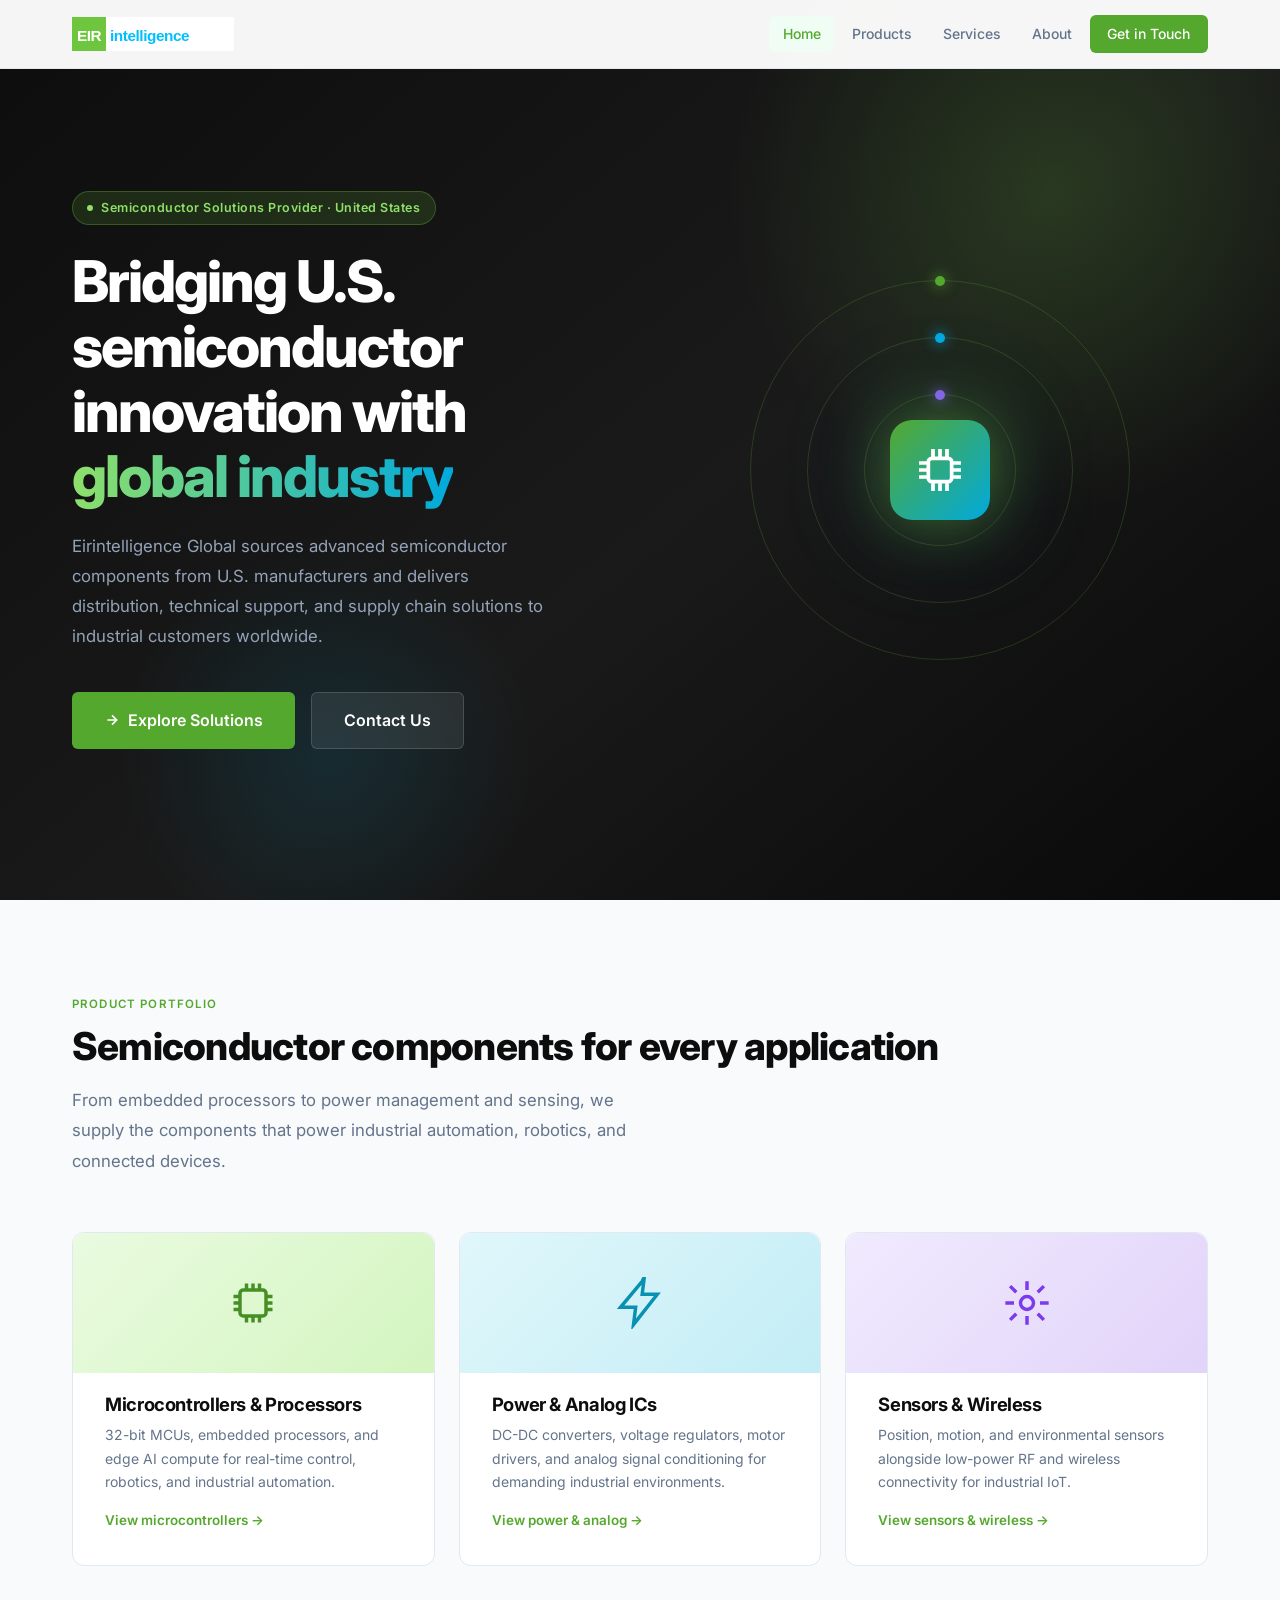
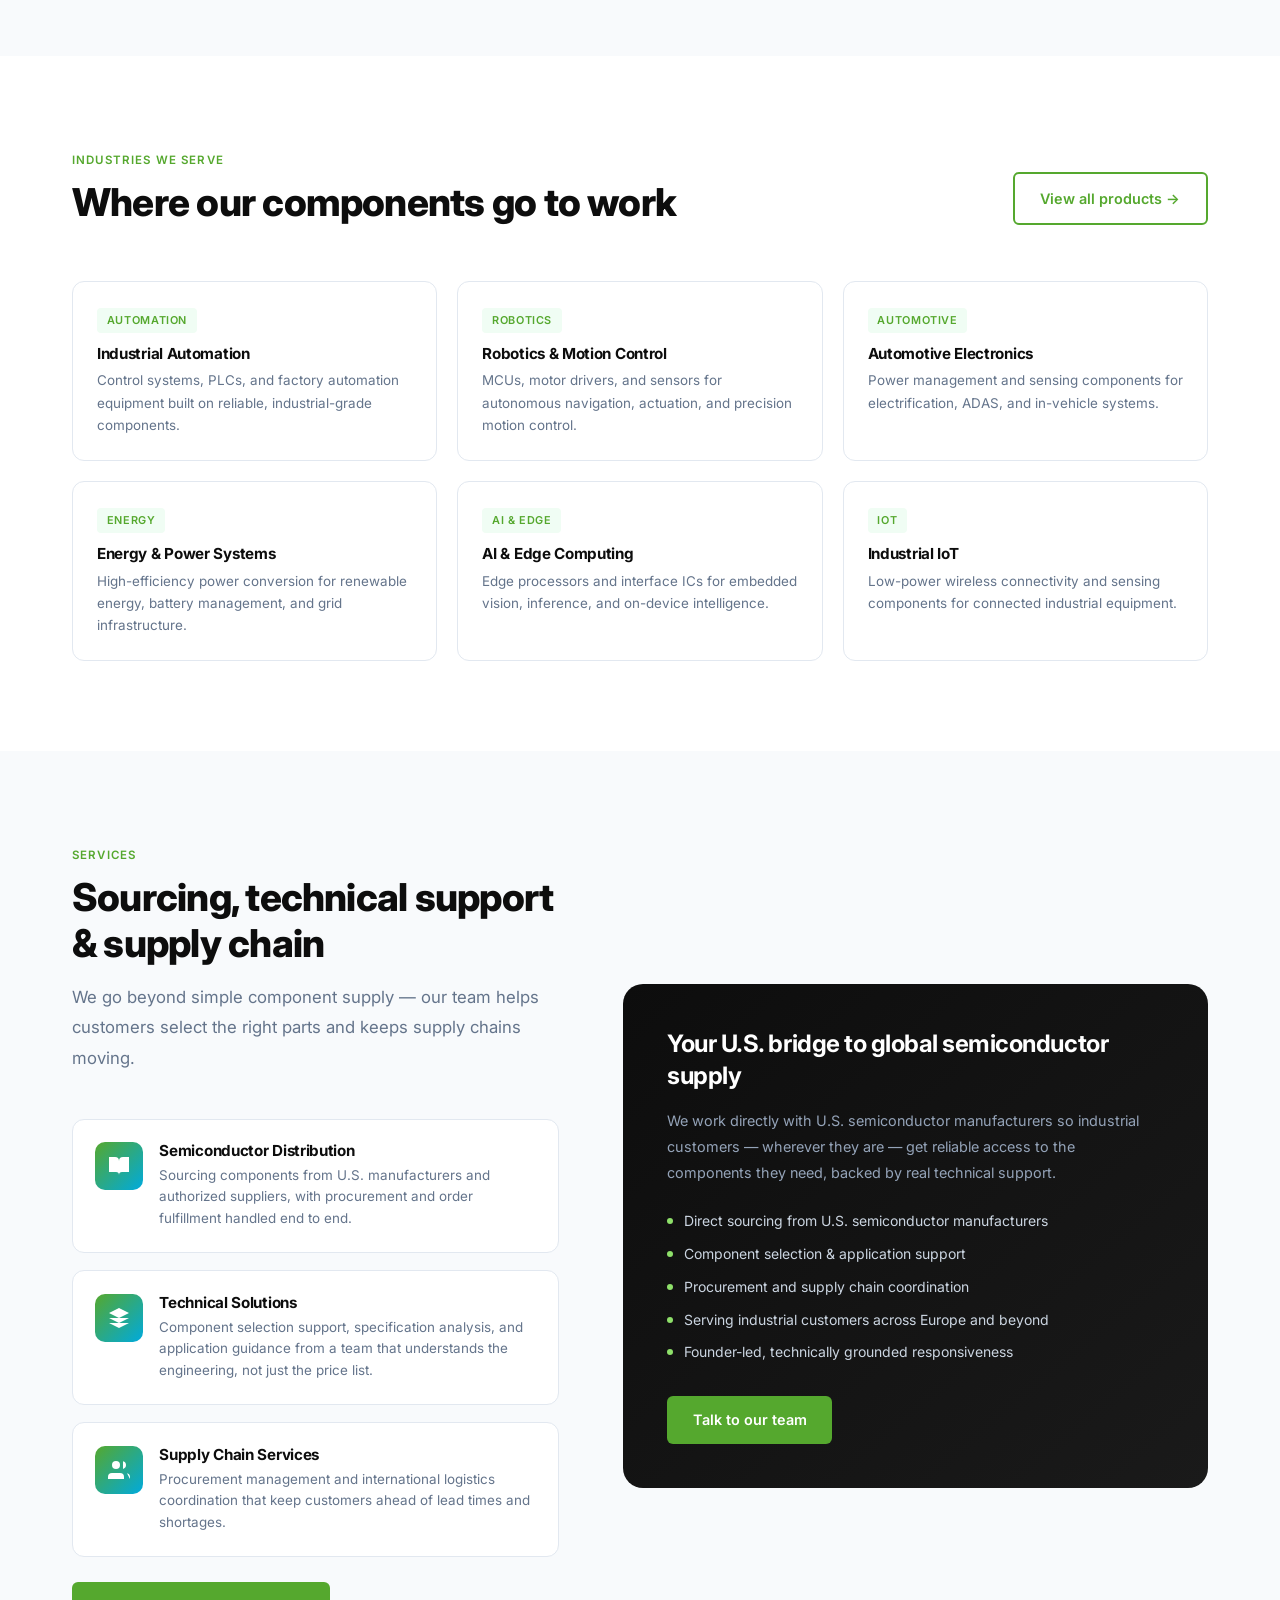
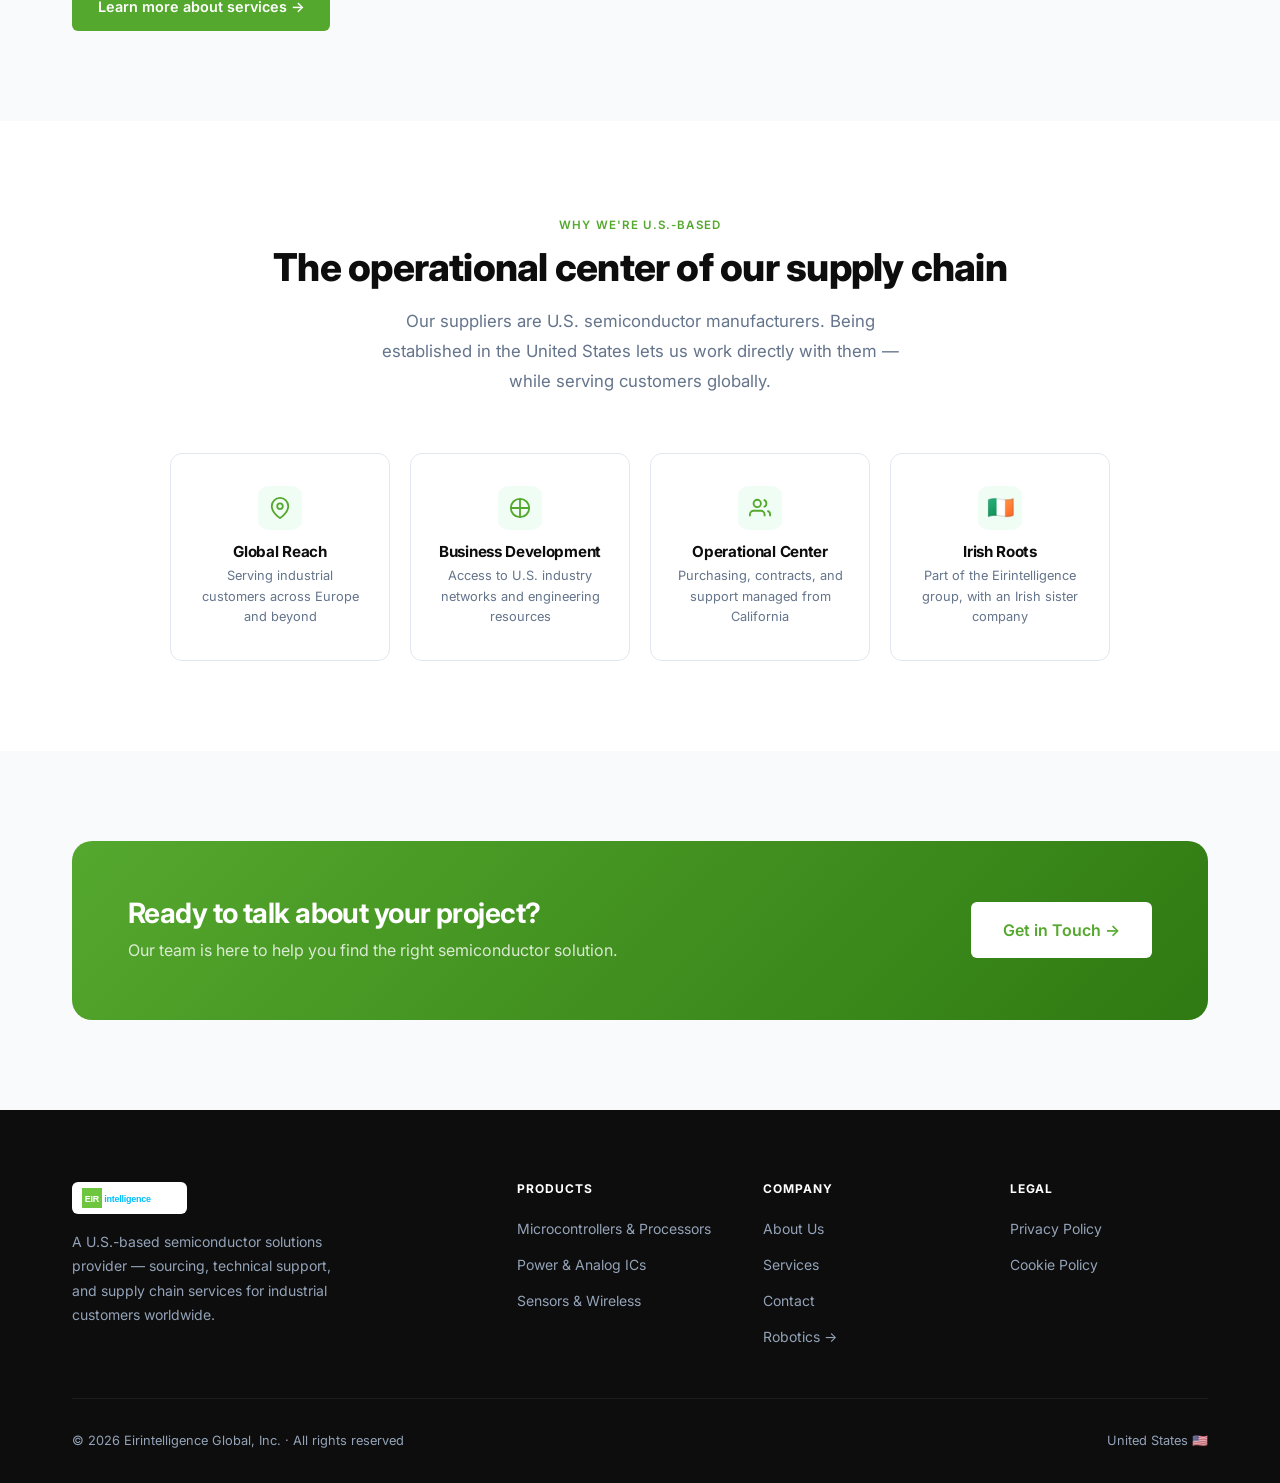
<file: index.html>
<!DOCTYPE html>
<html lang="en">
<head>
  <meta charset="UTF-8" />
  <meta name="viewport" content="width=device-width, initial-scale=1.0" />
  <title>Eirintelligence Global | U.S. Semiconductor Solutions Provider</title>
  <meta name="description" content="Eirintelligence Global is a U.S.-based semiconductor solutions provider — sourcing components from American manufacturers and delivering distribution, technical support, and supply chain services to industrial customers worldwide." />
  <meta property="og:title" content="Eirintelligence Global | U.S. Semiconductor Solutions Provider" />
  <meta property="og:description" content="Sourcing semiconductor components from U.S. manufacturers and delivering distribution, technical solutions, and supply chain services to industrial customers worldwide." />
  <meta property="og:type" content="website" />
  <link rel="preconnect" href="https://fonts.googleapis.com" />
  <link rel="preconnect" href="https://fonts.gstatic.com" crossorigin />
  <link href="https://fonts.googleapis.com/css2?family=Inter:wght@300;400;500;600;700;800&display=swap" rel="stylesheet" />
  <link rel="icon" type="image/svg+xml" href="assets/favicon.svg" />
  <link rel="stylesheet" href="css/style.css" />
  <style>
    /* ── Hero ── */
    .hero {
      min-height: 100vh;
      display: flex;
      align-items: center;
      background: linear-gradient(140deg, #0d0d0d 0%, #1a1a1a 55%, #090909 100%);
      position: relative;
      overflow: hidden;
      padding: 100px 0 60px;
    }
    .hero::before {
      content: '';
      position: absolute;
      width: 700px; height: 700px;
      background: radial-gradient(circle, rgba(109,198,62,0.18) 0%, transparent 65%);
      top: -160px; right: -120px; border-radius: 50%;
    }
    .hero::after {
      content: '';
      position: absolute;
      width: 450px; height: 450px;
      background: radial-gradient(circle, rgba(0,170,221,0.12) 0%, transparent 65%);
      bottom: -80px; left: 8%; border-radius: 50%;
    }
    .hero-inner {
      position: relative; z-index: 1;
      display: grid;
      grid-template-columns: 1fr 1fr;
      gap: 4rem;
      align-items: center;
    }
    .hero-badge {
      display: inline-flex;
      align-items: center;
      gap: 8px;
      background: rgba(109,198,62,0.15);
      border: 1px solid rgba(109,198,62,0.3);
      color: #8ee06a;
      font-size: 0.78rem;
      font-weight: 600;
      letter-spacing: 0.04em;
      padding: 0.38rem 0.9rem;
      border-radius: 20px;
      margin-bottom: 1.5rem;
    }
    .hero-badge::before {
      content: '';
      width: 6px; height: 6px;
      background: #8ee06a;
      border-radius: 50%;
      animation: pulse-dot 2s infinite;
    }
    .hero h1 {
      font-size: clamp(2.4rem, 4.5vw, 3.6rem);
      font-weight: 800;
      color: white;
      line-height: 1.13;
      letter-spacing: -0.035em;
      margin-bottom: 1.35rem;
    }
    .hero h1 em {
      font-style: normal;
      background: linear-gradient(90deg, #8ee06a, #00AADD);
      -webkit-background-clip: text;
      -webkit-text-fill-color: transparent;
      background-clip: text;
    }
    .hero-desc {
      color: #94a3b8;
      font-size: 1.05rem;
      line-height: 1.8;
      margin-bottom: 2.5rem;
      max-width: 490px;
    }
    .hero-btns { display: flex; gap: 1rem; flex-wrap: wrap; }

    /* Hero visual */
    .hero-visual { display: flex; justify-content: center; align-items: center; }
    .orbit-rig { width: 380px; height: 380px; position: relative; }
    .orbit {
      position: absolute;
      border: 1px solid rgba(109,198,62,0.2);
      border-radius: 50%;
    }
    .orbit:nth-child(1) { inset: 0; animation: spin 22s linear infinite; }
    .orbit:nth-child(2) { inset: 15%; animation: spin 15s linear infinite reverse; }
    .orbit:nth-child(3) { inset: 30%; animation: spin 9s linear infinite; }
    @keyframes spin { to { transform: rotate(360deg); } }
    .orbit-dot {
      position: absolute;
      width: 10px; height: 10px;
      border-radius: 50%;
      top: -5px; left: 50%;
      transform: translateX(-50%);
    }
    .orbit:nth-child(1) .orbit-dot { background: var(--accent); box-shadow: 0 0 14px var(--accent); }
    .orbit:nth-child(2) .orbit-dot { background: #00AADD; box-shadow: 0 0 14px #00AADD; }
    .orbit:nth-child(3) .orbit-dot { background: #8b5cf6; box-shadow: 0 0 14px #8b5cf6; }
    .orbit-center {
      position: absolute; inset: 0;
      display: flex; align-items: center; justify-content: center;
    }
    .orbit-core {
      width: 100px; height: 100px;
      background: linear-gradient(135deg, var(--accent), #00AADD);
      border-radius: 22px;
      display: flex; align-items: center; justify-content: center;
      box-shadow: 0 0 60px rgba(109,198,62,0.5), 0 0 120px rgba(0,170,221,0.2);
    }
    .orbit-core svg { width: 56px; height: 56px; }

    /* ── Product categories (home) ── */
    .cat-grid {
      display: grid;
      grid-template-columns: repeat(3, 1fr);
      gap: 1.5rem;
    }
    .cat-card {
      background: white;
      border: 1px solid var(--border);
      border-radius: var(--radius);
      padding: 2rem;
      transition: all var(--transition);
      overflow: hidden;
    }
    .cat-card:hover {
      border-color: var(--accent);
      box-shadow: 0 8px 32px rgba(85,168,46,0.1);
      transform: translateY(-3px);
    }
    .cat-card-visual {
      width: calc(100% + 4rem);
      height: 140px;
      margin: -2rem -2rem 1.25rem;
      display: flex; align-items: center; justify-content: center;
      border-radius: var(--radius) var(--radius) 0 0;
    }
    .cat-card-visual svg { width: 52px; height: 52px; }
    .cat-card h3 { font-size: 1.15rem; margin: 0 0 0.5rem; }
    .cat-card p { font-size: 0.875rem; color: var(--text-muted); line-height: 1.7; }
    .cat-card .cat-link {
      display: inline-flex; align-items: center; gap: 6px;
      font-size: 0.84rem; font-weight: 600; color: var(--accent);
      margin-top: 1rem;
      transition: gap var(--transition);
    }
    .cat-card:hover .cat-link { gap: 10px; }

    /* ── Industries (home) ── */
    .fp-grid {
      display: grid;
      grid-template-columns: repeat(auto-fill, minmax(300px, 1fr));
      gap: 1.25rem;
    }
    .fp-card {
      background: white;
      border: 1px solid var(--border);
      border-radius: var(--radius);
      padding: 1.5rem;
      transition: all var(--transition);
    }
    .fp-card:hover {
      border-color: var(--accent);
      box-shadow: 0 4px 20px rgba(85,168,46,0.08);
    }
    .fp-tag {
      display: inline-block;
      font-size: 0.68rem; font-weight: 600;
      letter-spacing: 0.06em; text-transform: uppercase;
      color: var(--accent); background: var(--accent-light);
      padding: 0.22rem 0.6rem; border-radius: 4px;
      margin-bottom: 0.75rem;
    }
    .fp-card h4 { font-size: 0.95rem; margin-bottom: 0.4rem; }
    .fp-card p { font-size: 0.84rem; color: var(--text-muted); line-height: 1.65; }

    /* ── Services strip (home) ── */
    .services-strip {
      display: grid;
      grid-template-columns: 1fr 1.2fr;
      gap: 4rem;
      align-items: center;
    }
    .svc-list { display: flex; flex-direction: column; gap: 1.1rem; }
    .svc-item {
      display: flex; gap: 1rem;
      padding: 1.4rem;
      border: 1px solid var(--border);
      border-radius: var(--radius);
      background: white;
      transition: all var(--transition);
    }
    .svc-item:hover { border-color: var(--accent); }
    .svc-item h4 { font-size: 0.95rem; margin-bottom: 0.3rem; }
    .svc-item p { font-size: 0.84rem; color: var(--text-muted); line-height: 1.6; }

    .svc-panel {
      background: linear-gradient(140deg, var(--primary), var(--primary-light));
      border-radius: var(--radius-lg);
      padding: 2.75rem;
      color: #94a3b8;
    }
    .svc-panel h3 { font-size: 1.5rem; color: white; margin-bottom: 1rem; line-height: 1.35; }
    .svc-panel p { font-size: 0.9rem; line-height: 1.8; margin-bottom: 1.5rem; }
    .svc-bullets { display: flex; flex-direction: column; gap: 0.65rem; margin-bottom: 2rem; }
    .svc-bullet {
      display: flex; align-items: center; gap: 0.65rem;
      font-size: 0.875rem; color: #cbd5e1;
    }
    .svc-bullet::before {
      content: '';
      width: 6px; height: 6px;
      background: #8ee06a; border-radius: 50%; flex-shrink: 0;
    }

    /* ── Why US-based ── */
    .partners-strip {
      display: grid;
      grid-template-columns: repeat(auto-fit, minmax(180px, 220px));
      gap: 1.25rem;
      justify-content: center;
    }
    .partner-tile {
      background: white;
      border: 1px solid var(--border);
      border-radius: var(--radius);
      padding: 2rem 1.5rem;
      text-align: center;
      transition: all var(--transition);
    }
    .partner-tile:hover {
      border-color: var(--accent);
      box-shadow: var(--shadow);
      transform: translateY(-2px);
    }
    .partner-tile-ico {
      width: 44px; height: 44px; border-radius: 10px;
      background: var(--accent-light);
      display: flex; align-items: center; justify-content: center;
      margin: 0 auto 0.85rem;
    }
    .partner-tile-ico svg { width: 22px; height: 22px; stroke: var(--accent); fill: none; stroke-width: 2; }
    .partner-tile h4 { font-size: 0.95rem; margin-bottom: 0.3rem; }
    .partner-tile p { font-size: 0.8rem; color: var(--text-muted); }

    /* ── CTA banner ── */
    .cta-banner {
      background: linear-gradient(135deg, var(--accent), #2f7a12);
      border-radius: var(--radius-lg);
      padding: 3.5rem;
      display: flex;
      align-items: center;
      justify-content: space-between;
      gap: 2rem;
      flex-wrap: wrap;
    }
    .cta-banner h2 { font-size: 1.75rem; color: white; margin-bottom: 0.5rem; }
    .cta-banner p { color: rgba(255,255,255,0.8); font-size: 1rem; }

    @media (max-width: 960px) {
      .hero-inner { grid-template-columns: 1fr; text-align: center; }
      .hero-visual { display: none; }
      .hero-btns { justify-content: center; }
      .hero-desc { margin-left: auto; margin-right: auto; }
      .cat-grid { grid-template-columns: 1fr; }
      .services-strip { grid-template-columns: 1fr; }
      .partners-strip { grid-template-columns: repeat(2, 1fr); }
    }
    @media (max-width: 600px) {
      .partners-strip { grid-template-columns: repeat(2, 1fr); }
      .cta-banner { text-align: center; justify-content: center; }
    }
  </style>
</head>
<body>

<!-- NAV -->
<nav class="nav" id="mainNav">
  <div class="nav-inner">
    <a href="index.html" class="logo">
      <img src="assets/logo.svg" alt="Eirintelligence Global" class="nav-logo-img" />
    </a>
    <ul class="nav-links" id="navLinks">
      <li><a href="index.html">Home</a></li>
      <li><a href="products.html">Products</a></li>
      <li><a href="services.html">Services</a></li>
      <li><a href="about.html">About</a></li>
      <li class="nav-cta"><a href="contact.html">Get in Touch</a></li>
    </ul>
    <button class="hamburger" id="hamburger" aria-label="Toggle menu" aria-expanded="false">
      <span></span><span></span><span></span>
    </button>
  </div>
</nav>

<!-- HERO -->
<section class="hero">
  <div class="container">
    <div class="hero-inner">
      <div>
        <div class="hero-badge">Semiconductor Solutions Provider · United States</div>
        <h1>Bridging U.S. semiconductor innovation with <em>global industry</em></h1>
        <p class="hero-desc">Eirintelligence Global sources advanced semiconductor components from U.S. manufacturers and delivers distribution, technical support, and supply chain solutions to industrial customers worldwide.</p>
        <div class="hero-btns">
          <a href="products.html" class="btn btn-primary btn-lg">
            <svg width="16" height="16" viewBox="0 0 24 24" fill="none" stroke="currentColor" stroke-width="2.5"><path d="M5 12h14M12 5l7 7-7 7"/></svg>
            Explore Solutions
          </a>
          <a href="contact.html" class="btn btn-ghost btn-lg">Contact Us</a>
        </div>
      </div>

      <div class="hero-visual">
        <div class="orbit-rig">
          <div class="orbit"><div class="orbit-dot"></div></div>
          <div class="orbit"><div class="orbit-dot"></div></div>
          <div class="orbit"><div class="orbit-dot"></div></div>
          <div class="orbit-center">
            <div class="orbit-core">
              <svg viewBox="0 0 24 24" fill="none" stroke="white" stroke-width="1.6">
                <rect x="7" y="7" width="10" height="10" rx="1.5"/>
                <path d="M9 7V3M12 7V3M15 7V3M9 21v-4M12 21v-4M15 21v-4M7 9H3M7 12H3M7 15H3M21 9h-4M21 12h-4M21 15h-4"/>
              </svg>
            </div>
          </div>
        </div>
      </div>
    </div>
  </div>
</section>

<!-- PRODUCT CATEGORIES -->
<section class="section section-alt">
  <div class="container">
    <div class="section-header">
      <span class="label">Product Portfolio</span>
      <h2 class="section-title">Semiconductor components for every application</h2>
      <p class="section-desc">From embedded processors to power management and sensing, we supply the components that power industrial automation, robotics, and connected devices.</p>
    </div>
    <div class="cat-grid">
      <div class="cat-card" data-reveal>
        <div class="cat-card-visual" style="background:linear-gradient(135deg,#eafbe0,#d3f5c0);">
          <svg viewBox="0 0 24 24" fill="none" stroke="#468f24" stroke-width="1.6"><rect x="6" y="6" width="12" height="12" rx="1.5"/><path d="M9 6V3M12 6V3M15 6V3M9 21v-3M12 21v-3M15 21v-3M6 9H3M6 12H3M6 15H3M21 9h-3M21 12h-3M21 15h-3"/></svg>
        </div>
        <h3>Microcontrollers &amp; Processors</h3>
        <p>32-bit MCUs, embedded processors, and edge AI compute for real-time control, robotics, and industrial automation.</p>
        <a href="products.html#mcu" class="cat-link">View microcontrollers →</a>
      </div>
      <div class="cat-card" data-reveal>
        <div class="cat-card-visual" style="background:linear-gradient(135deg,#e0f7fb,#c3edf5);">
          <svg viewBox="0 0 24 24" fill="none" stroke="#0891b2" stroke-width="1.6"><path d="M13 2L3 14h7l-1 8 11-14h-7l1-8z"/></svg>
        </div>
        <h3>Power &amp; Analog ICs</h3>
        <p>DC-DC converters, voltage regulators, motor drivers, and analog signal conditioning for demanding industrial environments.</p>
        <a href="products.html#power" class="cat-link">View power &amp; analog →</a>
      </div>
      <div class="cat-card" data-reveal>
        <div class="cat-card-visual" style="background:linear-gradient(135deg,#f0eafe,#e2d3f9);">
          <svg viewBox="0 0 24 24" fill="none" stroke="#7c3aed" stroke-width="1.6"><circle cx="12" cy="12" r="3"/><path d="M12 2v4M12 18v4M4.22 4.22l2.83 2.83M16.95 16.95l2.83 2.83M2 12h4M18 12h4M4.22 19.78l2.83-2.83M16.95 7.05l2.83-2.83"/></svg>
        </div>
        <h3>Sensors &amp; Wireless</h3>
        <p>Position, motion, and environmental sensors alongside low-power RF and wireless connectivity for industrial IoT.</p>
        <a href="products.html#sensors" class="cat-link">View sensors &amp; wireless →</a>
      </div>
    </div>
  </div>
</section>

<!-- INDUSTRIES WE SERVE -->
<section class="section">
  <div class="container">
    <div class="section-header" style="display:flex;justify-content:space-between;align-items:flex-end;flex-wrap:wrap;gap:1rem;">
      <div>
        <span class="label">Industries We Serve</span>
        <h2 class="section-title" style="margin-bottom:0">Where our components go to work</h2>
      </div>
      <a href="products.html" class="btn btn-outline">View all products →</a>
    </div>
    <div class="fp-grid">
      <div class="fp-card" data-reveal>
        <span class="fp-tag">Automation</span>
        <h4>Industrial Automation</h4>
        <p>Control systems, PLCs, and factory automation equipment built on reliable, industrial-grade components.</p>
      </div>
      <div class="fp-card" data-reveal>
        <span class="fp-tag">Robotics</span>
        <h4>Robotics &amp; Motion Control</h4>
        <p>MCUs, motor drivers, and sensors for autonomous navigation, actuation, and precision motion control.</p>
      </div>
      <div class="fp-card" data-reveal>
        <span class="fp-tag">Automotive</span>
        <h4>Automotive Electronics</h4>
        <p>Power management and sensing components for electrification, ADAS, and in-vehicle systems.</p>
      </div>
      <div class="fp-card" data-reveal>
        <span class="fp-tag">Energy</span>
        <h4>Energy &amp; Power Systems</h4>
        <p>High-efficiency power conversion for renewable energy, battery management, and grid infrastructure.</p>
      </div>
      <div class="fp-card" data-reveal>
        <span class="fp-tag">AI &amp; Edge</span>
        <h4>AI &amp; Edge Computing</h4>
        <p>Edge processors and interface ICs for embedded vision, inference, and on-device intelligence.</p>
      </div>
      <div class="fp-card" data-reveal>
        <span class="fp-tag">IoT</span>
        <h4>Industrial IoT</h4>
        <p>Low-power wireless connectivity and sensing components for connected industrial equipment.</p>
      </div>
    </div>
  </div>
</section>

<!-- SERVICES -->
<section class="section section-alt">
  <div class="container">
    <div class="services-strip">
      <div class="svc-list">
        <div class="section-header" style="margin-bottom:1.75rem">
          <span class="label">Services</span>
          <h2 class="section-title">Sourcing, technical support &amp; supply chain</h2>
          <p class="section-desc">We go beyond simple component supply — our team helps customers select the right parts and keeps supply chains moving.</p>
        </div>
        <div class="svc-item" data-reveal>
          <div class="icon-box grad">
            <svg viewBox="0 0 24 24"><path d="M2 3h6a4 4 0 014 4v14a3 3 0 00-3-3H2z"/><path d="M22 3h-6a4 4 0 00-4 4v14a3 3 0 013-3h7z"/></svg>
          </div>
          <div>
            <h4>Semiconductor Distribution</h4>
            <p>Sourcing components from U.S. manufacturers and authorized suppliers, with procurement and order fulfillment handled end to end.</p>
          </div>
        </div>
        <div class="svc-item" data-reveal>
          <div class="icon-box grad">
            <svg viewBox="0 0 24 24"><path d="M12 2L2 7l10 5 10-5-10-5zM2 17l10 5 10-5M2 12l10 5 10-5"/></svg>
          </div>
          <div>
            <h4>Technical Solutions</h4>
            <p>Component selection support, specification analysis, and application guidance from a team that understands the engineering, not just the price list.</p>
          </div>
        </div>
        <div class="svc-item" data-reveal>
          <div class="icon-box grad">
            <svg viewBox="0 0 24 24"><path d="M17 21v-2a4 4 0 00-4-4H5a4 4 0 00-4 4v2"/><circle cx="9" cy="7" r="4"/><path d="M23 21v-2a4 4 0 00-3-3.87M16 3.13a4 4 0 010 7.75"/></svg>
          </div>
          <div>
            <h4>Supply Chain Services</h4>
            <p>Procurement management and international logistics coordination that keep customers ahead of lead times and shortages.</p>
          </div>
        </div>
        <a href="services.html" class="btn btn-primary" style="align-self:flex-start;margin-top:0.5rem;">Learn more about services →</a>
      </div>

      <div class="svc-panel">
        <h3>Your U.S. bridge to global semiconductor supply</h3>
        <p>We work directly with U.S. semiconductor manufacturers so industrial customers — wherever they are — get reliable access to the components they need, backed by real technical support.</p>
        <div class="svc-bullets">
          <div class="svc-bullet">Direct sourcing from U.S. semiconductor manufacturers</div>
          <div class="svc-bullet">Component selection &amp; application support</div>
          <div class="svc-bullet">Procurement and supply chain coordination</div>
          <div class="svc-bullet">Serving industrial customers across Europe and beyond</div>
          <div class="svc-bullet">Founder-led, technically grounded responsiveness</div>
        </div>
        <a href="contact.html" class="btn btn-primary">Talk to our team</a>
      </div>
    </div>
  </div>
</section>

<!-- WHY U.S.-BASED -->
<section class="section">
  <div class="container">
    <div class="section-header" style="text-align:center">
      <span class="label">Why We're U.S.-Based</span>
      <h2 class="section-title">The operational center of our supply chain</h2>
      <p class="section-desc" style="margin:0 auto">Our suppliers are U.S. semiconductor manufacturers. Being established in the United States lets us work directly with them — while serving customers globally.</p>
    </div>
    <div class="partners-strip">
      <div class="partner-tile" data-reveal>
        <div class="partner-tile-ico"><svg viewBox="0 0 24 24"><path d="M21 10c0 7-9 13-9 13s-9-6-9-13a9 9 0 0118 0z"/><circle cx="12" cy="10" r="3"/></svg></div>
        <h4>Global Reach</h4>
        <p>Serving industrial customers across Europe and beyond</p>
      </div>
      <div class="partner-tile" data-reveal>
        <div class="partner-tile-ico"><svg viewBox="0 0 24 24"><path d="M12 2a10 10 0 100 20 10 10 0 000-20zm0 0v20M2 12h20"/></svg></div>
        <h4>Business Development</h4>
        <p>Access to U.S. industry networks and engineering resources</p>
      </div>
      <div class="partner-tile" data-reveal>
        <div class="partner-tile-ico"><svg viewBox="0 0 24 24"><path d="M17 21v-2a4 4 0 00-4-4H5a4 4 0 00-4 4v2"/><circle cx="9" cy="7" r="4"/><path d="M23 21v-2a4 4 0 00-3-3.87M16 3.13a4 4 0 010 7.75"/></svg></div>
        <h4>Operational Center</h4>
        <p>Purchasing, contracts, and support managed from California</p>
      </div>
      <div class="partner-tile" data-reveal>
        <div class="partner-tile-ico" style="font-size:22px;">🇮🇪</div>
        <h4>Irish Roots</h4>
        <p>Part of the Eirintelligence group, with an Irish sister company</p>
      </div>
    </div>
  </div>
</section>

<!-- CTA BANNER -->
<section class="section section-alt">
  <div class="container">
    <div class="cta-banner">
      <div>
        <h2>Ready to talk about your project?</h2>
        <p>Our team is here to help you find the right semiconductor solution.</p>
      </div>
      <a href="contact.html" class="btn btn-lg" style="background:white;color:var(--accent);">Get in Touch →</a>
    </div>
  </div>
</section>

<!-- FOOTER -->
<footer class="footer">
  <div class="container">
    <div class="footer-grid">
      <div class="footer-brand">
        <a href="index.html" class="logo">
          <img src="assets/logo.svg" alt="Eirintelligence Global" class="footer-logo-img" />
        </a>
        <p>A U.S.-based semiconductor solutions provider — sourcing, technical support, and supply chain services for industrial customers worldwide.</p>
      </div>
      <div class="footer-col">
        <h5>Products</h5>
        <ul>
          <li><a href="products.html#mcu">Microcontrollers &amp; Processors</a></li>
          <li><a href="products.html#power">Power &amp; Analog ICs</a></li>
          <li><a href="products.html#sensors">Sensors &amp; Wireless</a></li>
        </ul>
      </div>
      <div class="footer-col">
        <h5>Company</h5>
        <ul>
          <li><a href="about.html">About Us</a></li>
          <li><a href="services.html">Services</a></li>
          <li><a href="contact.html">Contact</a></li>
          <li><a href="https://robotics.eirintelligence.com/">Robotics →</a></li>
        </ul>
      </div>
      <div class="footer-col">
        <h5>Legal</h5>
        <ul>
          <li><a href="#">Privacy Policy</a></li>
          <li><a href="#">Cookie Policy</a></li>
        </ul>
      </div>
    </div>
    <div class="footer-bottom">
      <span>© 2026 Eirintelligence Global, Inc. · All rights reserved</span>
      <span>United States 🇺🇸</span>
    </div>
  </div>
</footer>

<script src="js/main.js"></script>
</body>
</html>
</file>
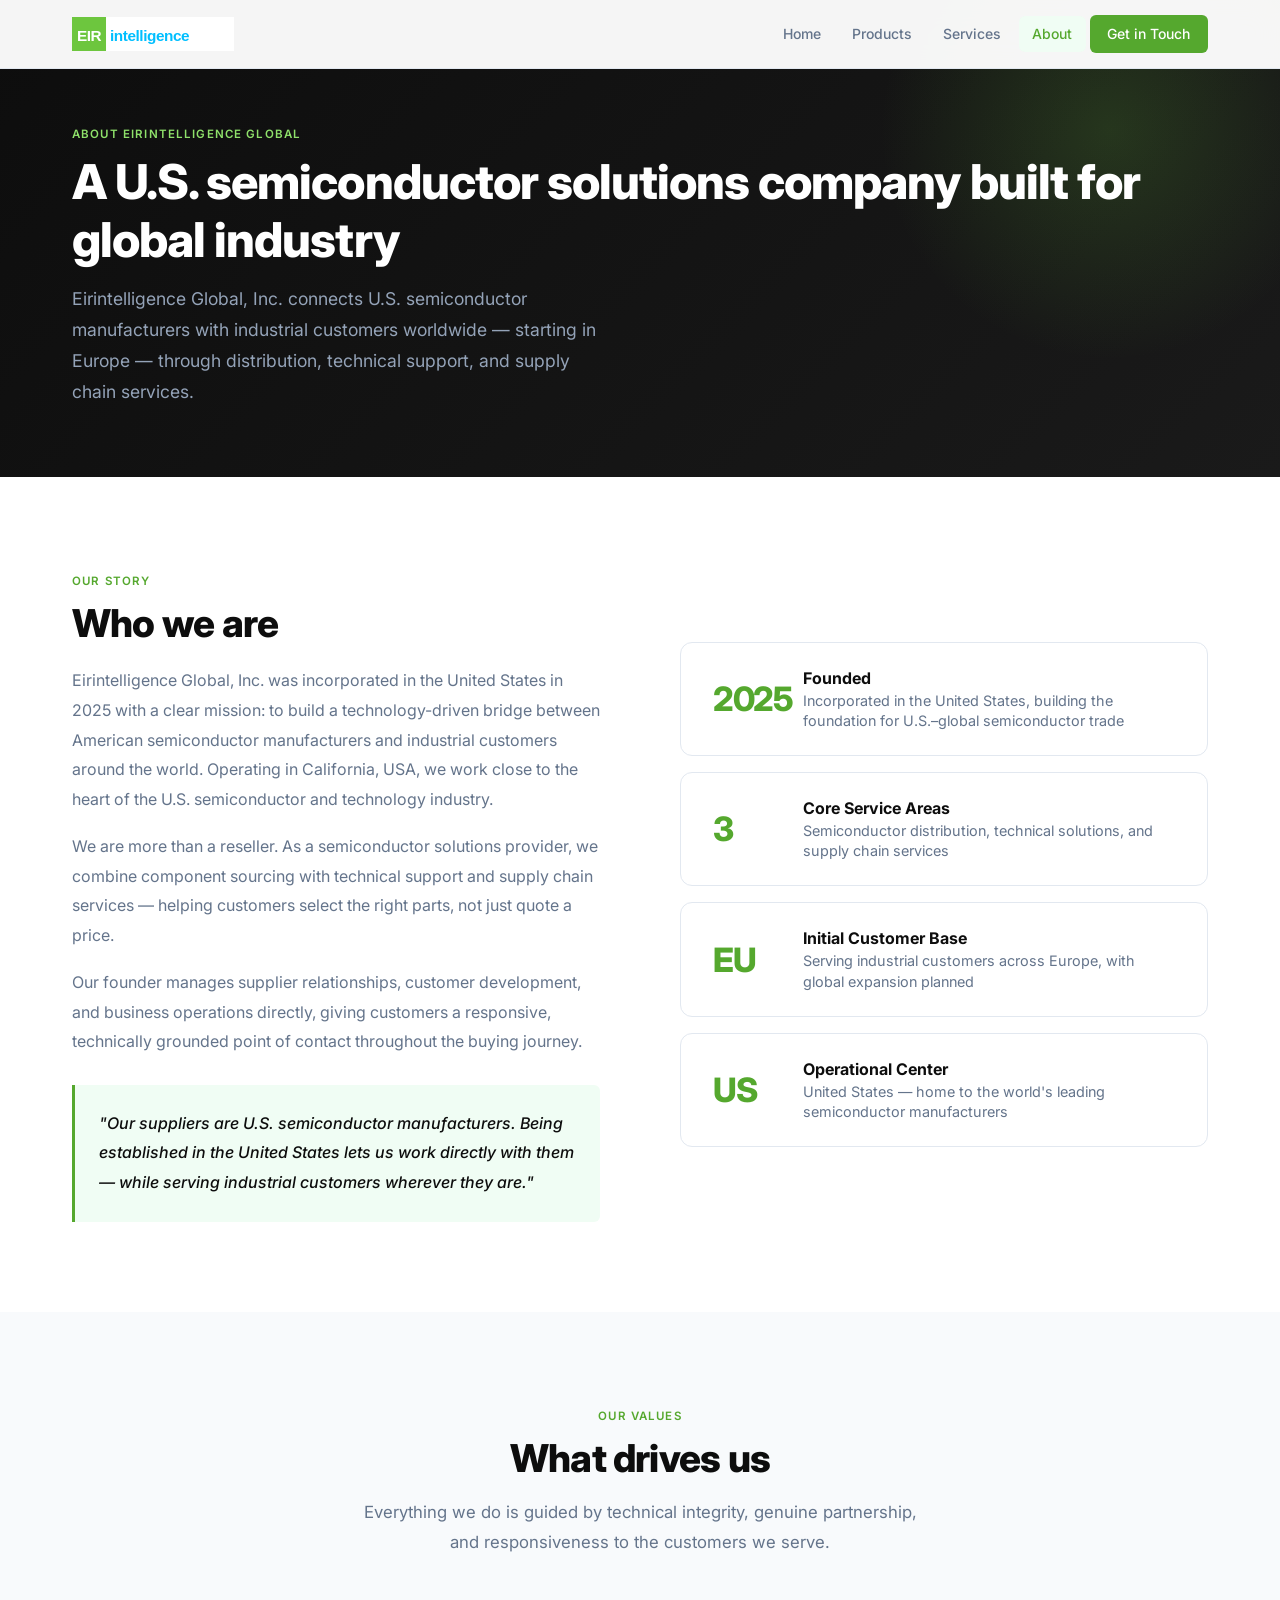
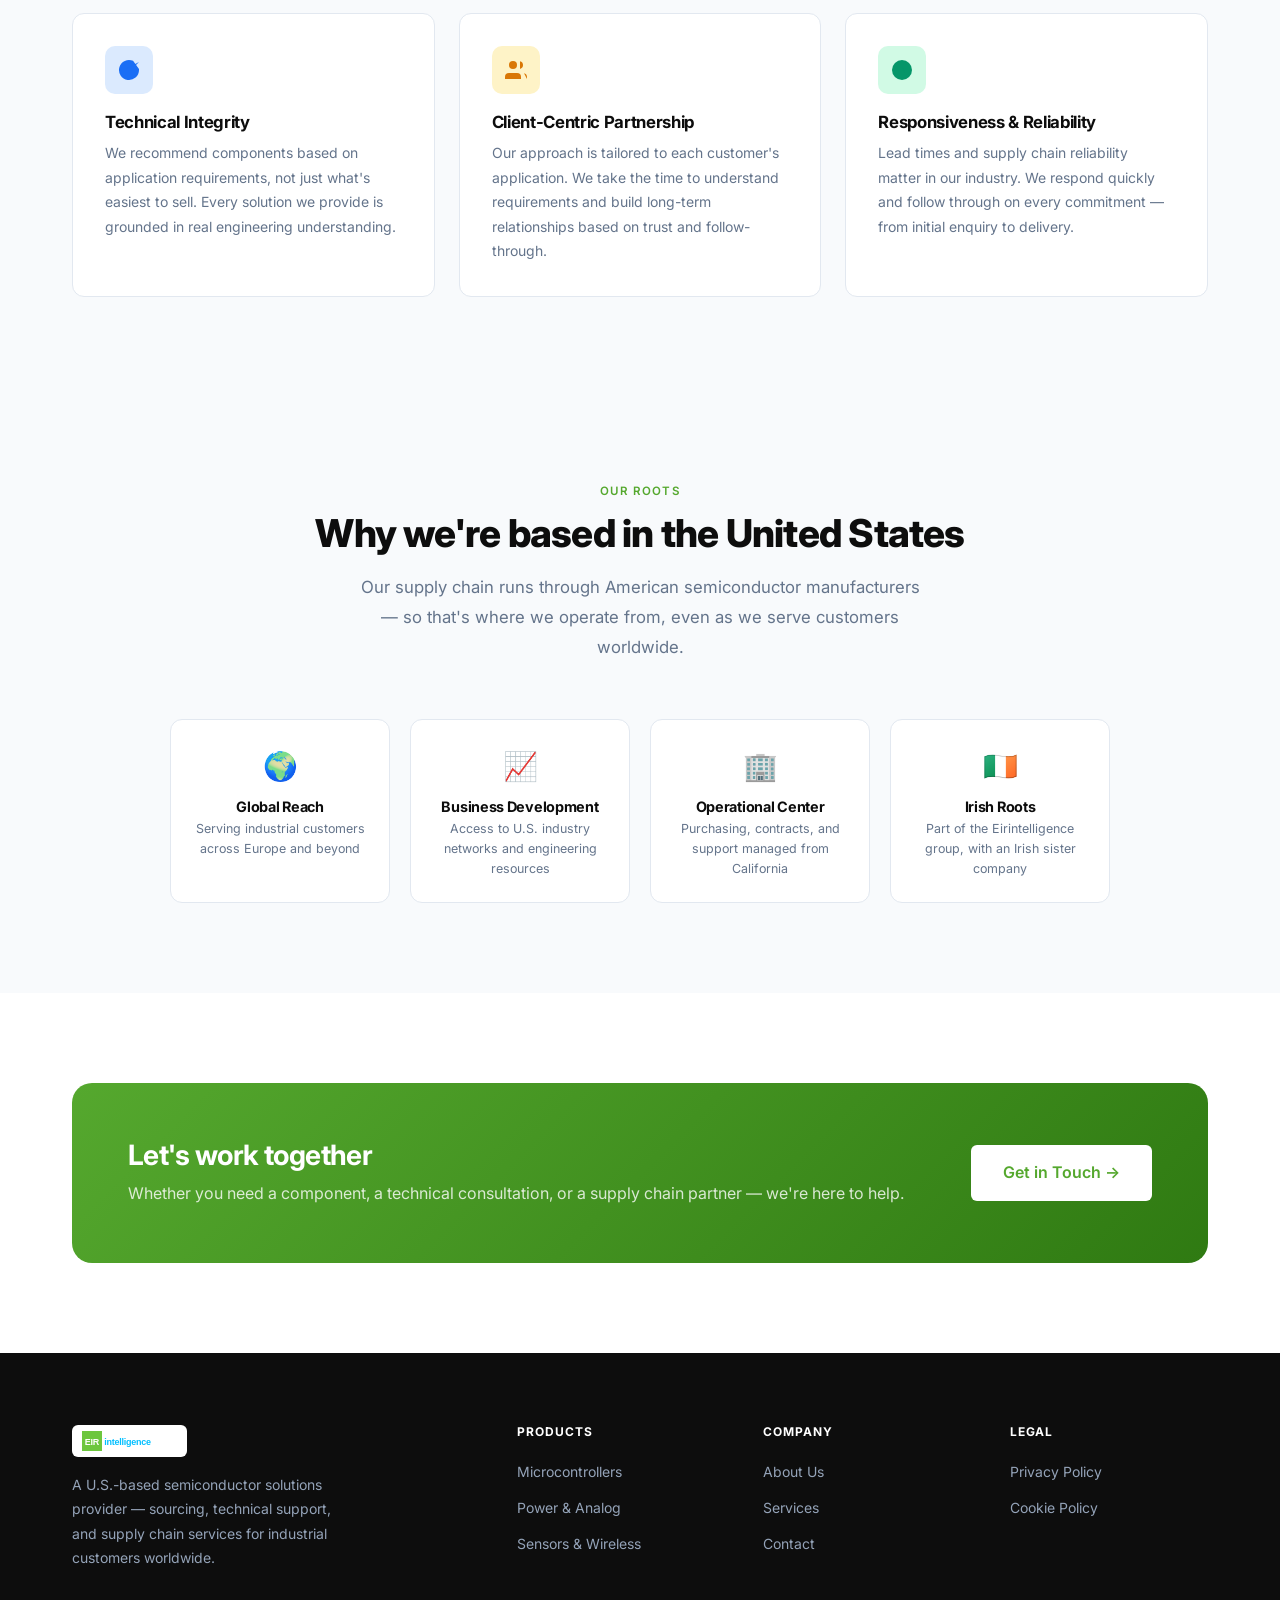
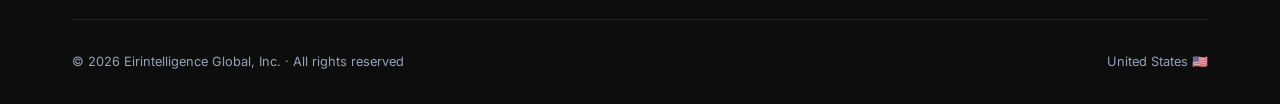
<file: about.html>
<!DOCTYPE html>
<html lang="en">
<head>
  <meta charset="UTF-8" />
  <meta name="viewport" content="width=device-width, initial-scale=1.0" />
  <title>About | Eirintelligence Global</title>
  <meta name="description" content="Eirintelligence Global, Inc. is a U.S.-based semiconductor solutions provider bridging American chip manufacturers with industrial customers worldwide." />
  <link rel="preconnect" href="https://fonts.googleapis.com" />
  <link rel="preconnect" href="https://fonts.gstatic.com" crossorigin />
  <link href="https://fonts.googleapis.com/css2?family=Inter:wght@300;400;500;600;700;800&display=swap" rel="stylesheet" />
  <link rel="icon" type="image/svg+xml" href="assets/favicon.svg" />
  <link rel="stylesheet" href="css/style.css" />
  <style>
    /* ── Story section ── */
    .story-grid {
      display: grid;
      grid-template-columns: 1fr 1fr;
      gap: 5rem;
      align-items: center;
    }
    .story-text h2 { margin-bottom: 1.25rem; }
    .story-text p { font-size: 1rem; color: var(--text-muted); line-height: 1.85; margin-bottom: 1.1rem; }

    .story-visual {
      display: flex;
      flex-direction: column;
      gap: 1rem;
    }
    .stat-box {
      background: white;
      border: 1px solid var(--border);
      border-radius: var(--radius);
      padding: 1.5rem 2rem;
      display: flex;
      align-items: center;
      gap: 1.25rem;
      transition: all var(--transition);
    }
    .stat-box:hover { border-color: var(--accent); box-shadow: var(--shadow); }
    .stat-box-num {
      font-size: 2.1rem;
      font-weight: 800;
      color: var(--accent);
      letter-spacing: -0.04em;
      line-height: 1;
      min-width: 70px;
    }
    .stat-box-label { font-size: 0.9rem; color: var(--text-muted); line-height: 1.4; }
    .stat-box-label strong { display: block; font-size: 1rem; color: var(--primary); margin-bottom: 0.1rem; }

    /* ── Values ── */
    .values-grid {
      display: grid;
      grid-template-columns: repeat(3, 1fr);
      gap: 1.5rem;
    }
    .value-card {
      background: white;
      border: 1px solid var(--border);
      border-radius: var(--radius);
      padding: 2rem;
      transition: all var(--transition);
    }
    .value-card:hover { border-color: var(--accent); box-shadow: 0 6px 28px rgba(85,168,46,0.1); transform: translateY(-2px); }
    .value-card h3 { font-size: 1.05rem; margin: 1.1rem 0 0.6rem; }
    .value-card p { font-size: 0.875rem; color: var(--text-muted); line-height: 1.75; }

    /* ── Why US tiles ── */
    .partner-row {
      display: grid;
      grid-template-columns: repeat(auto-fit, minmax(180px, 220px));
      gap: 1.25rem;
      justify-content: center;
    }
    .partner-mini {
      background: white;
      border: 1px solid var(--border);
      border-radius: var(--radius);
      padding: 1.5rem;
      text-align: center;
      transition: all var(--transition);
    }
    .partner-mini:hover { border-color: var(--accent); box-shadow: var(--shadow); }
    .partner-mini .em { font-size: 1.75rem; display: block; margin-bottom: 0.6rem; }
    .partner-mini h4 { font-size: 0.9rem; margin-bottom: 0.2rem; }
    .partner-mini p { font-size: 0.78rem; color: var(--text-muted); }

    @media (max-width: 960px) {
      .story-grid { grid-template-columns: 1fr; gap: 3rem; }
      .values-grid { grid-template-columns: 1fr; }
      .partner-row { grid-template-columns: repeat(2, 1fr); }
    }
  </style>
</head>
<body>

<!-- NAV -->
<nav class="nav" id="mainNav">
  <div class="nav-inner">
    <a href="index.html" class="logo">
      <img src="assets/logo.svg" alt="Eirintelligence Global" class="nav-logo-img" />
    </a>
    <ul class="nav-links" id="navLinks">
      <li><a href="index.html">Home</a></li>
      <li><a href="products.html">Products</a></li>
      <li><a href="services.html">Services</a></li>
      <li><a href="about.html">About</a></li>
      <li class="nav-cta"><a href="contact.html">Get in Touch</a></li>
    </ul>
    <button class="hamburger" id="hamburger" aria-label="Toggle menu" aria-expanded="false">
      <span></span><span></span><span></span>
    </button>
  </div>
</nav>

<!-- PAGE HERO -->
<div class="page-hero">
  <div class="container page-hero-inner">
    <span class="label">About Eirintelligence Global</span>
    <h1>A U.S. semiconductor solutions company built for global industry</h1>
    <p>Eirintelligence Global, Inc. connects U.S. semiconductor manufacturers with industrial customers worldwide — starting in Europe — through distribution, technical support, and supply chain services.</p>
  </div>
</div>

<!-- OUR STORY -->
<section class="section">
  <div class="container">
    <div class="story-grid">
      <div class="story-text" data-reveal>
        <span class="label">Our Story</span>
        <h2 class="section-title">Who we are</h2>
        <p>Eirintelligence Global, Inc. was incorporated in the United States in 2025 with a clear mission: to build a technology-driven bridge between American semiconductor manufacturers and industrial customers around the world. Operating in California, USA, we work close to the heart of the U.S. semiconductor and technology industry.</p>
        <p>We are more than a reseller. As a semiconductor solutions provider, we combine component sourcing with technical support and supply chain services — helping customers select the right parts, not just quote a price.</p>
        <p>Our founder manages supplier relationships, customer development, and business operations directly, giving customers a responsive, technically grounded point of contact throughout the buying journey.</p>
        <div style="margin-top:1.75rem; padding:1.5rem; background:var(--accent-light); border-left:3px solid var(--accent); border-radius:0 var(--radius-sm) var(--radius-sm) 0;">
          <p style="color:var(--primary);font-weight:500;font-style:italic;margin:0">"Our suppliers are U.S. semiconductor manufacturers. Being established in the United States lets us work directly with them — while serving industrial customers wherever they are."</p>
        </div>
      </div>

      <div class="story-visual" data-reveal>
        <div class="stat-box">
          <div class="stat-box-num">2025</div>
          <div class="stat-box-label">
            <strong>Founded</strong>
            Incorporated in the United States, building the foundation for U.S.–global semiconductor trade
          </div>
        </div>
        <div class="stat-box">
          <div class="stat-box-num">3</div>
          <div class="stat-box-label">
            <strong>Core Service Areas</strong>
            Semiconductor distribution, technical solutions, and supply chain services
          </div>
        </div>
        <div class="stat-box">
          <div class="stat-box-num">EU</div>
          <div class="stat-box-label">
            <strong>Initial Customer Base</strong>
            Serving industrial customers across Europe, with global expansion planned
          </div>
        </div>
        <div class="stat-box">
          <div class="stat-box-num">US</div>
          <div class="stat-box-label">
            <strong>Operational Center</strong>
            United States — home to the world's leading semiconductor manufacturers
          </div>
        </div>
      </div>
    </div>
  </div>
</section>

<!-- VALUES -->
<section class="section section-alt">
  <div class="container">
    <div class="section-header" style="text-align:center">
      <span class="label">Our Values</span>
      <h2 class="section-title">What drives us</h2>
      <p class="section-desc" style="margin:0 auto">Everything we do is guided by technical integrity, genuine partnership, and responsiveness to the customers we serve.</p>
    </div>
    <div class="values-grid">
      <div class="value-card" data-reveal>
        <div class="icon-box blue">
          <svg viewBox="0 0 24 24"><path d="M22 11.08V12a10 10 0 11-5.93-9.14"/><path d="M22 4L12 14.01l-3-3"/></svg>
        </div>
        <h3>Technical Integrity</h3>
        <p>We recommend components based on application requirements, not just what's easiest to sell. Every solution we provide is grounded in real engineering understanding.</p>
      </div>
      <div class="value-card" data-reveal>
        <div class="icon-box amber">
          <svg viewBox="0 0 24 24"><path d="M17 21v-2a4 4 0 00-4-4H5a4 4 0 00-4 4v2"/><circle cx="9" cy="7" r="4"/><path d="M23 21v-2a4 4 0 00-3-3.87M16 3.13a4 4 0 010 7.75"/></svg>
        </div>
        <h3>Client-Centric Partnership</h3>
        <p>Our approach is tailored to each customer's application. We take the time to understand requirements and build long-term relationships based on trust and follow-through.</p>
      </div>
      <div class="value-card" data-reveal>
        <div class="icon-box green">
          <svg viewBox="0 0 24 24"><circle cx="12" cy="12" r="10"/><path d="M12 8v4l3 3"/></svg>
        </div>
        <h3>Responsiveness &amp; Reliability</h3>
        <p>Lead times and supply chain reliability matter in our industry. We respond quickly and follow through on every commitment — from initial enquiry to delivery.</p>
      </div>
    </div>
  </div>
</section>

<!-- WHY U.S.-BASED -->
<section class="section section-alt">
  <div class="container">
    <div class="section-header" style="text-align:center">
      <span class="label">Our Roots</span>
      <h2 class="section-title">Why we're based in the United States</h2>
      <p class="section-desc" style="margin:0 auto">Our supply chain runs through American semiconductor manufacturers — so that's where we operate from, even as we serve customers worldwide.</p>
    </div>
    <div class="partner-row">
      <div class="partner-mini" data-reveal>
        <div class="em">🌍</div>
        <h4>Global Reach</h4>
        <p>Serving industrial customers across Europe and beyond</p>
      </div>
      <div class="partner-mini" data-reveal>
        <div class="em">📈</div>
        <h4>Business Development</h4>
        <p>Access to U.S. industry networks and engineering resources</p>
      </div>
      <div class="partner-mini" data-reveal>
        <div class="em">🏢</div>
        <h4>Operational Center</h4>
        <p>Purchasing, contracts, and support managed from California</p>
      </div>
      <div class="partner-mini" data-reveal>
        <div class="em">🇮🇪</div>
        <h4>Irish Roots</h4>
        <p>Part of the Eirintelligence group, with an Irish sister company</p>
      </div>
    </div>
  </div>
</section>

<!-- CTA -->
<section class="section">
  <div class="container">
    <div style="background:linear-gradient(135deg,var(--accent),#2f7a12);border-radius:var(--radius-lg);padding:3.5rem;display:flex;align-items:center;justify-content:space-between;gap:2rem;flex-wrap:wrap;">
      <div>
        <h2 style="color:white;font-size:1.75rem;margin-bottom:0.5rem;">Let's work together</h2>
        <p style="color:rgba(255,255,255,0.8)">Whether you need a component, a technical consultation, or a supply chain partner — we're here to help.</p>
      </div>
      <a href="contact.html" class="btn btn-lg" style="background:white;color:var(--accent);">Get in Touch →</a>
    </div>
  </div>
</section>

<!-- FOOTER -->
<footer class="footer">
  <div class="container">
    <div class="footer-grid">
      <div class="footer-brand">
        <a href="index.html" class="logo">
          <img src="assets/logo.svg" alt="Eirintelligence Global" class="footer-logo-img" />
        </a>
        <p>A U.S.-based semiconductor solutions provider — sourcing, technical support, and supply chain services for industrial customers worldwide.</p>
      </div>
      <div class="footer-col">
        <h5>Products</h5>
        <ul>
          <li><a href="products.html#mcu">Microcontrollers</a></li>
          <li><a href="products.html#power">Power &amp; Analog</a></li>
          <li><a href="products.html#sensors">Sensors &amp; Wireless</a></li>
        </ul>
      </div>
      <div class="footer-col">
        <h5>Company</h5>
        <ul>
          <li><a href="about.html">About Us</a></li>
          <li><a href="services.html">Services</a></li>
          <li><a href="contact.html">Contact</a></li>
        </ul>
      </div>
      <div class="footer-col">
        <h5>Legal</h5>
        <ul>
          <li><a href="#">Privacy Policy</a></li>
          <li><a href="#">Cookie Policy</a></li>
        </ul>
      </div>
    </div>
    <div class="footer-bottom">
      <span>© 2026 Eirintelligence Global, Inc. · All rights reserved</span>
      <span>United States 🇺🇸</span>
    </div>
  </div>
</footer>

<script src="js/main.js"></script>
</body>
</html>
</file>
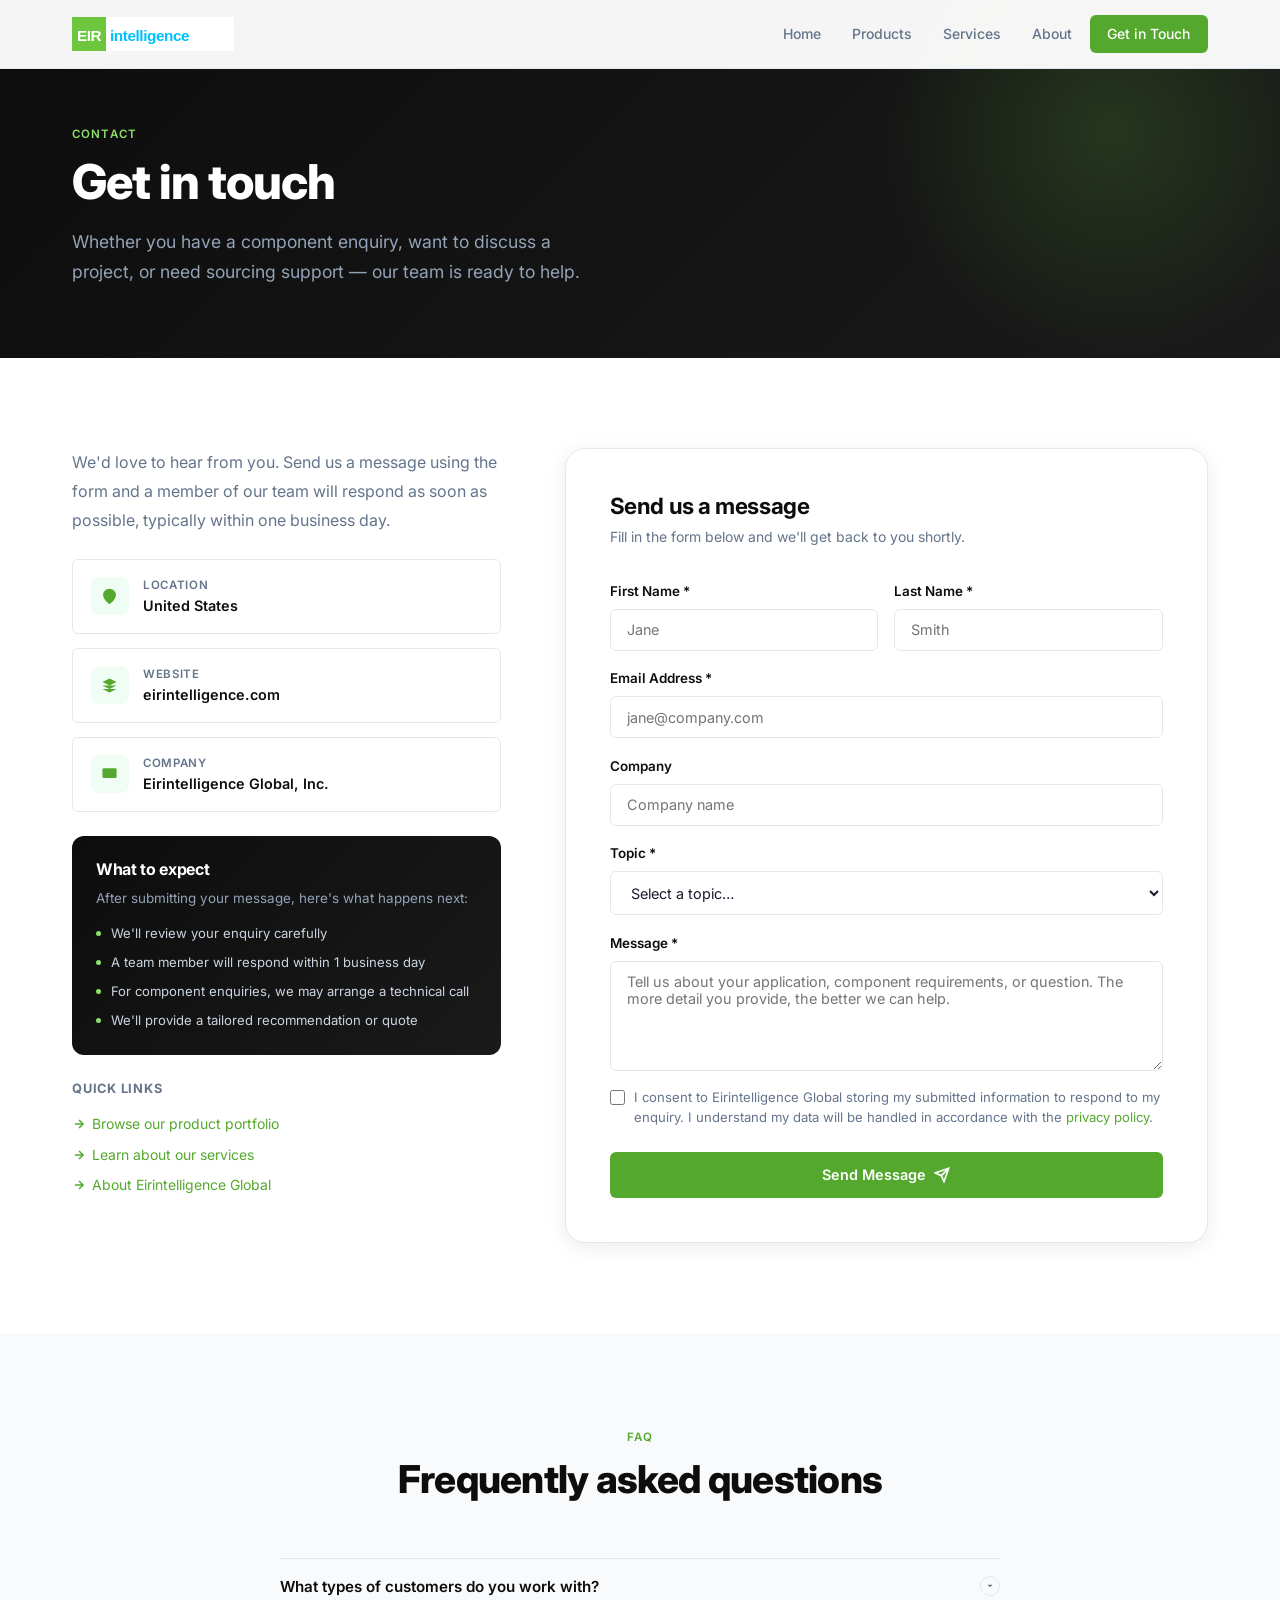
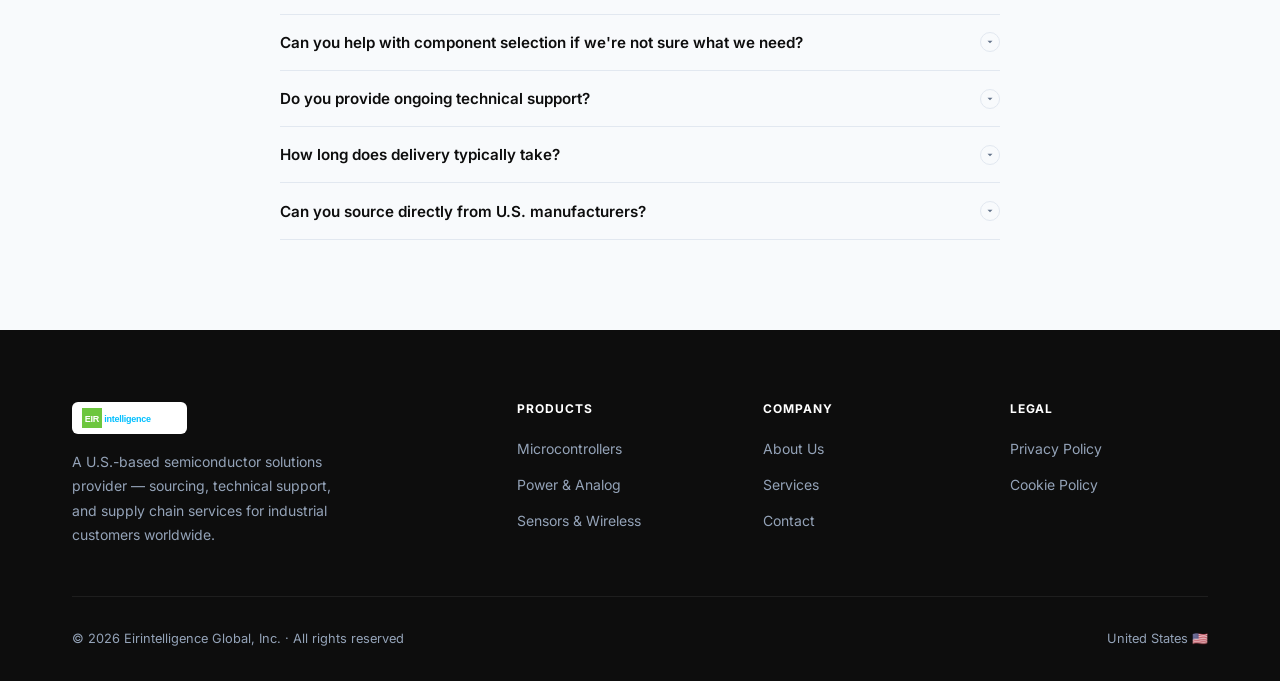
<file: contact.html>
<!DOCTYPE html>
<html lang="en">
<head>
  <meta charset="UTF-8" />
  <meta name="viewport" content="width=device-width, initial-scale=1.0" />
  <title>Contact | Eirintelligence Global</title>
  <meta name="description" content="Get in touch with Eirintelligence Global. Enquire about semiconductor components, technical solutions, or supply chain services." />
  <link rel="preconnect" href="https://fonts.googleapis.com" />
  <link rel="preconnect" href="https://fonts.gstatic.com" crossorigin />
  <link href="https://fonts.googleapis.com/css2?family=Inter:wght@300;400;500;600;700;800&display=swap" rel="stylesheet" />
  <link rel="icon" type="image/svg+xml" href="assets/favicon.svg" />
  <link rel="stylesheet" href="css/style.css" />
  <style>
    /* ── Contact layout ── */
    .contact-layout {
      display: grid;
      grid-template-columns: 1fr 1.5fr;
      gap: 4rem;
      align-items: start;
    }

    /* ── Info panel ── */
    .contact-info { display: flex; flex-direction: column; gap: 1.5rem; }
    .contact-info > p { font-size: 1rem; color: var(--text-muted); line-height: 1.8; }

    .info-items { display: flex; flex-direction: column; gap: 0.85rem; }
    .info-item {
      display: flex; align-items: center; gap: 0.9rem;
      padding: 1rem 1.1rem;
      background: white;
      border: 1px solid var(--border);
      border-radius: var(--radius-sm);
      transition: border-color var(--transition);
    }
    .info-item:hover { border-color: var(--accent); }
    .info-item-icon {
      width: 38px; height: 38px;
      background: var(--accent-light);
      border-radius: 8px;
      display: flex; align-items: center; justify-content: center;
      flex-shrink: 0;
    }
    .info-item-icon svg { width: 17px; height: 17px; fill: var(--accent); }
    .info-label { font-size: 0.72rem; font-weight: 600; text-transform: uppercase; letter-spacing: 0.06em; color: var(--text-muted); }
    .info-value { font-size: 0.9rem; font-weight: 600; color: var(--primary); }

    .response-box {
      background: linear-gradient(135deg, var(--primary), var(--primary-light));
      border-radius: var(--radius);
      padding: 1.5rem;
      color: #94a3b8;
    }
    .response-box h4 { color: white; font-size: 1rem; margin-bottom: 0.5rem; }
    .response-box p { font-size: 0.84rem; line-height: 1.65; }
    .response-list { display: flex; flex-direction: column; gap: 0.5rem; margin-top: 0.85rem; }
    .response-bullet {
      display: flex; align-items: center; gap: 0.6rem;
      font-size: 0.82rem; color: #cbd5e1;
    }
    .response-bullet::before {
      content: '';
      width: 5px; height: 5px;
      background: #8ee06a; border-radius: 50%;
      flex-shrink: 0;
    }

    /* ── Form card ── */
    .form-card {
      background: white;
      border: 1px solid var(--border);
      border-radius: var(--radius-lg);
      padding: 2.75rem;
      box-shadow: var(--shadow);
    }
    .form-card h2 { font-size: 1.4rem; margin-bottom: 0.4rem; }
    .form-card > p { font-size: 0.875rem; color: var(--text-muted); margin-bottom: 2rem; }

    .form-success {
      display: none;
      text-align: center;
      padding: 3rem 1rem;
    }
    .form-success .success-icon {
      width: 64px; height: 64px;
      background: #d1fae5;
      border-radius: 50%;
      display: flex; align-items: center; justify-content: center;
      margin: 0 auto 1.25rem;
    }
    .form-success .success-icon svg { width: 30px; height: 30px; fill: #059669; }
    .form-success h3 { font-size: 1.25rem; margin-bottom: 0.6rem; }
    .form-success p { font-size: 0.9rem; color: var(--text-muted); max-width: 320px; margin: 0 auto; line-height: 1.65; }

    /* ── FAQ ── */
    .faq-list { display: flex; flex-direction: column; gap: 0; }
    .faq-item {
      border-bottom: 1px solid var(--border);
      overflow: hidden;
    }
    .faq-item:first-child { border-top: 1px solid var(--border); }
    .faq-toggle {
      width: 100%;
      background: none; border: none;
      display: flex; align-items: center; justify-content: space-between;
      padding: 1.1rem 0;
      text-align: left;
      cursor: pointer;
      gap: 1rem;
    }
    .faq-q { font-size: 0.95rem; font-weight: 600; color: var(--primary); }
    .faq-chevron {
      width: 20px; height: 20px; flex-shrink: 0;
      border: 1px solid var(--border); border-radius: 50%;
      display: flex; align-items: center; justify-content: center;
      transition: all var(--transition);
    }
    .faq-chevron svg { width: 10px; height: 10px; fill: var(--text-muted); transition: transform var(--transition); }
    .faq-item.open .faq-chevron { background: var(--accent); border-color: var(--accent); }
    .faq-item.open .faq-chevron svg { fill: white; transform: rotate(180deg); }
    .faq-body {
      max-height: 0; overflow: hidden;
      transition: max-height 0.3s ease, padding 0.3s ease;
    }
    .faq-body p { font-size: 0.875rem; color: var(--text-muted); line-height: 1.75; padding-bottom: 1.1rem; }
    .faq-item.open .faq-body { max-height: 220px; }

    @media (max-width: 960px) {
      .contact-layout { grid-template-columns: 1fr; }
    }
  </style>
</head>
<body>

<!-- NAV -->
<nav class="nav" id="mainNav">
  <div class="nav-inner">
    <a href="index.html" class="logo">
      <img src="assets/logo.svg" alt="Eirintelligence Global" class="nav-logo-img" />
    </a>
    <ul class="nav-links" id="navLinks">
      <li><a href="index.html">Home</a></li>
      <li><a href="products.html">Products</a></li>
      <li><a href="services.html">Services</a></li>
      <li><a href="about.html">About</a></li>
      <li class="nav-cta"><a href="contact.html">Get in Touch</a></li>
    </ul>
    <button class="hamburger" id="hamburger" aria-label="Toggle menu" aria-expanded="false">
      <span></span><span></span><span></span>
    </button>
  </div>
</nav>

<!-- PAGE HERO -->
<div class="page-hero">
  <div class="container page-hero-inner">
    <span class="label">Contact</span>
    <h1>Get in touch</h1>
    <p>Whether you have a component enquiry, want to discuss a project, or need sourcing support — our team is ready to help.</p>
  </div>
</div>

<!-- CONTACT MAIN -->
<section class="section">
  <div class="container">
    <div class="contact-layout">

      <!-- Left: info -->
      <div class="contact-info" data-reveal>
        <p>We'd love to hear from you. Send us a message using the form and a member of our team will respond as soon as possible, typically within one business day.</p>

        <div class="info-items">
          <div class="info-item">
            <div class="info-item-icon">
              <svg viewBox="0 0 24 24"><path d="M21 10c0 7-9 13-9 13s-9-6-9-13a9 9 0 0118 0z"/><circle cx="12" cy="10" r="3"/></svg>
            </div>
            <div>
              <div class="info-label">Location</div>
              <div class="info-value">United States</div>
            </div>
          </div>
          <div class="info-item">
            <div class="info-item-icon">
              <svg viewBox="0 0 24 24"><path d="M12 2L2 7l10 5 10-5-10-5zM2 17l10 5 10-5M2 12l10 5 10-5"/></svg>
            </div>
            <div>
              <div class="info-label">Website</div>
              <div class="info-value">eirintelligence.com</div>
            </div>
          </div>
          <div class="info-item">
            <div class="info-item-icon">
              <svg viewBox="0 0 24 24"><rect x="2" y="3" width="20" height="14" rx="2"/><path d="M8 21h8M12 17v4"/></svg>
            </div>
            <div>
              <div class="info-label">Company</div>
              <div class="info-value">Eirintelligence Global, Inc.</div>
            </div>
          </div>
        </div>

        <div class="response-box">
          <h4>What to expect</h4>
          <p>After submitting your message, here's what happens next:</p>
          <div class="response-list">
            <div class="response-bullet">We'll review your enquiry carefully</div>
            <div class="response-bullet">A team member will respond within 1 business day</div>
            <div class="response-bullet">For component enquiries, we may arrange a technical call</div>
            <div class="response-bullet">We'll provide a tailored recommendation or quote</div>
          </div>
        </div>

        <!-- Quick links -->
        <div>
          <div style="font-size:0.8rem;font-weight:700;letter-spacing:0.06em;text-transform:uppercase;color:var(--text-muted);margin-bottom:0.85rem;">Quick Links</div>
          <div style="display:flex;flex-direction:column;gap:0.5rem;">
            <a href="products.html" style="font-size:0.875rem;color:var(--accent);display:flex;align-items:center;gap:6px;">
              <svg width="14" height="14" viewBox="0 0 24 24" fill="none" stroke="currentColor" stroke-width="2.5"><path d="M5 12h14M12 5l7 7-7 7"/></svg>
              Browse our product portfolio
            </a>
            <a href="services.html" style="font-size:0.875rem;color:var(--accent);display:flex;align-items:center;gap:6px;">
              <svg width="14" height="14" viewBox="0 0 24 24" fill="none" stroke="currentColor" stroke-width="2.5"><path d="M5 12h14M12 5l7 7-7 7"/></svg>
              Learn about our services
            </a>
            <a href="about.html" style="font-size:0.875rem;color:var(--accent);display:flex;align-items:center;gap:6px;">
              <svg width="14" height="14" viewBox="0 0 24 24" fill="none" stroke="currentColor" stroke-width="2.5"><path d="M5 12h14M12 5l7 7-7 7"/></svg>
              About Eirintelligence Global
            </a>
          </div>
        </div>
      </div>

      <!-- Right: form -->
      <div class="form-card" data-reveal>
        <h2>Send us a message</h2>
        <p>Fill in the form below and we'll get back to you shortly.</p>

        <form id="contactForm">
          <div class="form-row">
            <div class="form-group">
              <label for="fname">First Name *</label>
              <input type="text" id="fname" name="first_name" class="form-control" placeholder="Jane" required />
            </div>
            <div class="form-group">
              <label for="lname">Last Name *</label>
              <input type="text" id="lname" name="last_name" class="form-control" placeholder="Smith" required />
            </div>
          </div>

          <div class="form-group">
            <label for="email">Email Address *</label>
            <input type="email" id="email" name="email" class="form-control" placeholder="jane@company.com" required />
          </div>

          <div class="form-group">
            <label for="org">Company</label>
            <input type="text" id="org" name="organisation" class="form-control" placeholder="Company name" />
          </div>

          <div class="form-group">
            <label for="topic">Topic *</label>
            <select id="topic" name="topic" class="form-control" required>
              <option value="">Select a topic…</option>
              <option value="Component Enquiry">Component Enquiry</option>
              <option value="Request a Quote">Request a Quote</option>
              <option value="Technical Solutions">Technical Solutions</option>
              <option value="Supply Chain / Distribution Partnership">Supply Chain / Distribution Partnership</option>
              <option value="Technical Support">Technical Support</option>
              <option value="Other">Other</option>
            </select>
          </div>

          <div class="form-group">
            <label for="message">Message *</label>
            <textarea id="message" name="message" class="form-control" rows="5" placeholder="Tell us about your application, component requirements, or question. The more detail you provide, the better we can help." required></textarea>
          </div>

          <div class="checkbox-wrap">
            <input type="checkbox" id="consent" required />
            <label for="consent">I consent to Eirintelligence Global storing my submitted information to respond to my enquiry. I understand my data will be handled in accordance with the <a href="#" style="color:var(--accent)">privacy policy</a>.</label>
          </div>

          <button type="submit" class="btn btn-primary" style="width:100%;justify-content:center;padding:0.9rem;">
            Send Message
            <svg width="16" height="16" viewBox="0 0 24 24" fill="none" stroke="currentColor" stroke-width="2.5"><path d="M22 2L11 13M22 2L15 22l-4-9-9-4 20-7z"/></svg>
          </button>
        </form>

        <div class="form-success" id="formSuccess">
          <div class="success-icon">
            <svg viewBox="0 0 24 24"><path d="M20 6L9 17l-5-5"/></svg>
          </div>
          <h3>Message sent!</h3>
          <p>Thank you for reaching out. We've received your message and will get back to you within one business day.</p>
        </div>
      </div>
    </div>
  </div>
</section>

<!-- FAQ -->
<section class="section section-alt">
  <div class="container">
    <div style="max-width:720px;margin:0 auto">
      <div class="section-header" style="text-align:center">
        <span class="label">FAQ</span>
        <h2 class="section-title">Frequently asked questions</h2>
      </div>

      <div class="faq-list">
        <div class="faq-item">
          <button class="faq-toggle" aria-expanded="false">
            <span class="faq-q">What types of customers do you work with?</span>
            <div class="faq-chevron"><svg viewBox="0 0 24 24"><path d="M6 9l6 6 6-6"/></svg></div>
          </button>
          <div class="faq-body">
            <p>We work with industrial equipment manufacturers, robotics and automation companies, automotive electronics developers, and energy systems businesses. If your product needs reliably sourced U.S. semiconductor components, we're likely able to help.</p>
          </div>
        </div>

        <div class="faq-item">
          <button class="faq-toggle" aria-expanded="false">
            <span class="faq-q">Can you help with component selection if we're not sure what we need?</span>
            <div class="faq-chevron"><svg viewBox="0 0 24 24"><path d="M6 9l6 6 6-6"/></svg></div>
          </button>
          <div class="faq-body">
            <p>Yes — this is one of the most valuable things we do. Rather than just listing components, we take the time to understand your application and requirements, then recommend the most appropriate solution.</p>
          </div>
        </div>

        <div class="faq-item">
          <button class="faq-toggle" aria-expanded="false">
            <span class="faq-q">Do you provide ongoing technical support?</span>
            <div class="faq-chevron"><svg viewBox="0 0 24 24"><path d="M6 9l6 6 6-6"/></svg></div>
          </button>
          <div class="faq-body">
            <p>Absolutely. Technical support is a core part of what we offer — from component selection through to application questions after delivery. Our relationship doesn't end at the sale.</p>
          </div>
        </div>

        <div class="faq-item">
          <button class="faq-toggle" aria-expanded="false">
            <span class="faq-q">How long does delivery typically take?</span>
            <div class="faq-chevron"><svg viewBox="0 0 24 24"><path d="M6 9l6 6 6-6"/></svg></div>
          </button>
          <div class="faq-body">
            <p>Lead times vary by component and manufacturer. We'll always confirm expected lead times upfront when you request a quote or place an order.</p>
          </div>
        </div>

        <div class="faq-item">
          <button class="faq-toggle" aria-expanded="false">
            <span class="faq-q">Can you source directly from U.S. manufacturers?</span>
            <div class="faq-chevron"><svg viewBox="0 0 24 24"><path d="M6 9l6 6 6-6"/></svg></div>
          </button>
          <div class="faq-body">
            <p>Yes. As a U.S.-based company, we work directly with American semiconductor manufacturers and suppliers to source, purchase, and deliver components to customers worldwide.</p>
          </div>
        </div>
      </div>
    </div>
  </div>
</section>

<!-- FOOTER -->
<footer class="footer">
  <div class="container">
    <div class="footer-grid">
      <div class="footer-brand">
        <a href="index.html" class="logo">
          <img src="assets/logo.svg" alt="Eirintelligence Global" class="footer-logo-img" />
        </a>
        <p>A U.S.-based semiconductor solutions provider — sourcing, technical support, and supply chain services for industrial customers worldwide.</p>
      </div>
      <div class="footer-col">
        <h5>Products</h5>
        <ul>
          <li><a href="products.html#mcu">Microcontrollers</a></li>
          <li><a href="products.html#power">Power &amp; Analog</a></li>
          <li><a href="products.html#sensors">Sensors &amp; Wireless</a></li>
        </ul>
      </div>
      <div class="footer-col">
        <h5>Company</h5>
        <ul>
          <li><a href="about.html">About Us</a></li>
          <li><a href="services.html">Services</a></li>
          <li><a href="contact.html">Contact</a></li>
        </ul>
      </div>
      <div class="footer-col">
        <h5>Legal</h5>
        <ul>
          <li><a href="#">Privacy Policy</a></li>
          <li><a href="#">Cookie Policy</a></li>
        </ul>
      </div>
    </div>
    <div class="footer-bottom">
      <span>© 2026 Eirintelligence Global, Inc. · All rights reserved</span>
      <span>United States 🇺🇸</span>
    </div>
  </div>
</footer>

<script src="js/main.js"></script>
</body>
</html>
</file>
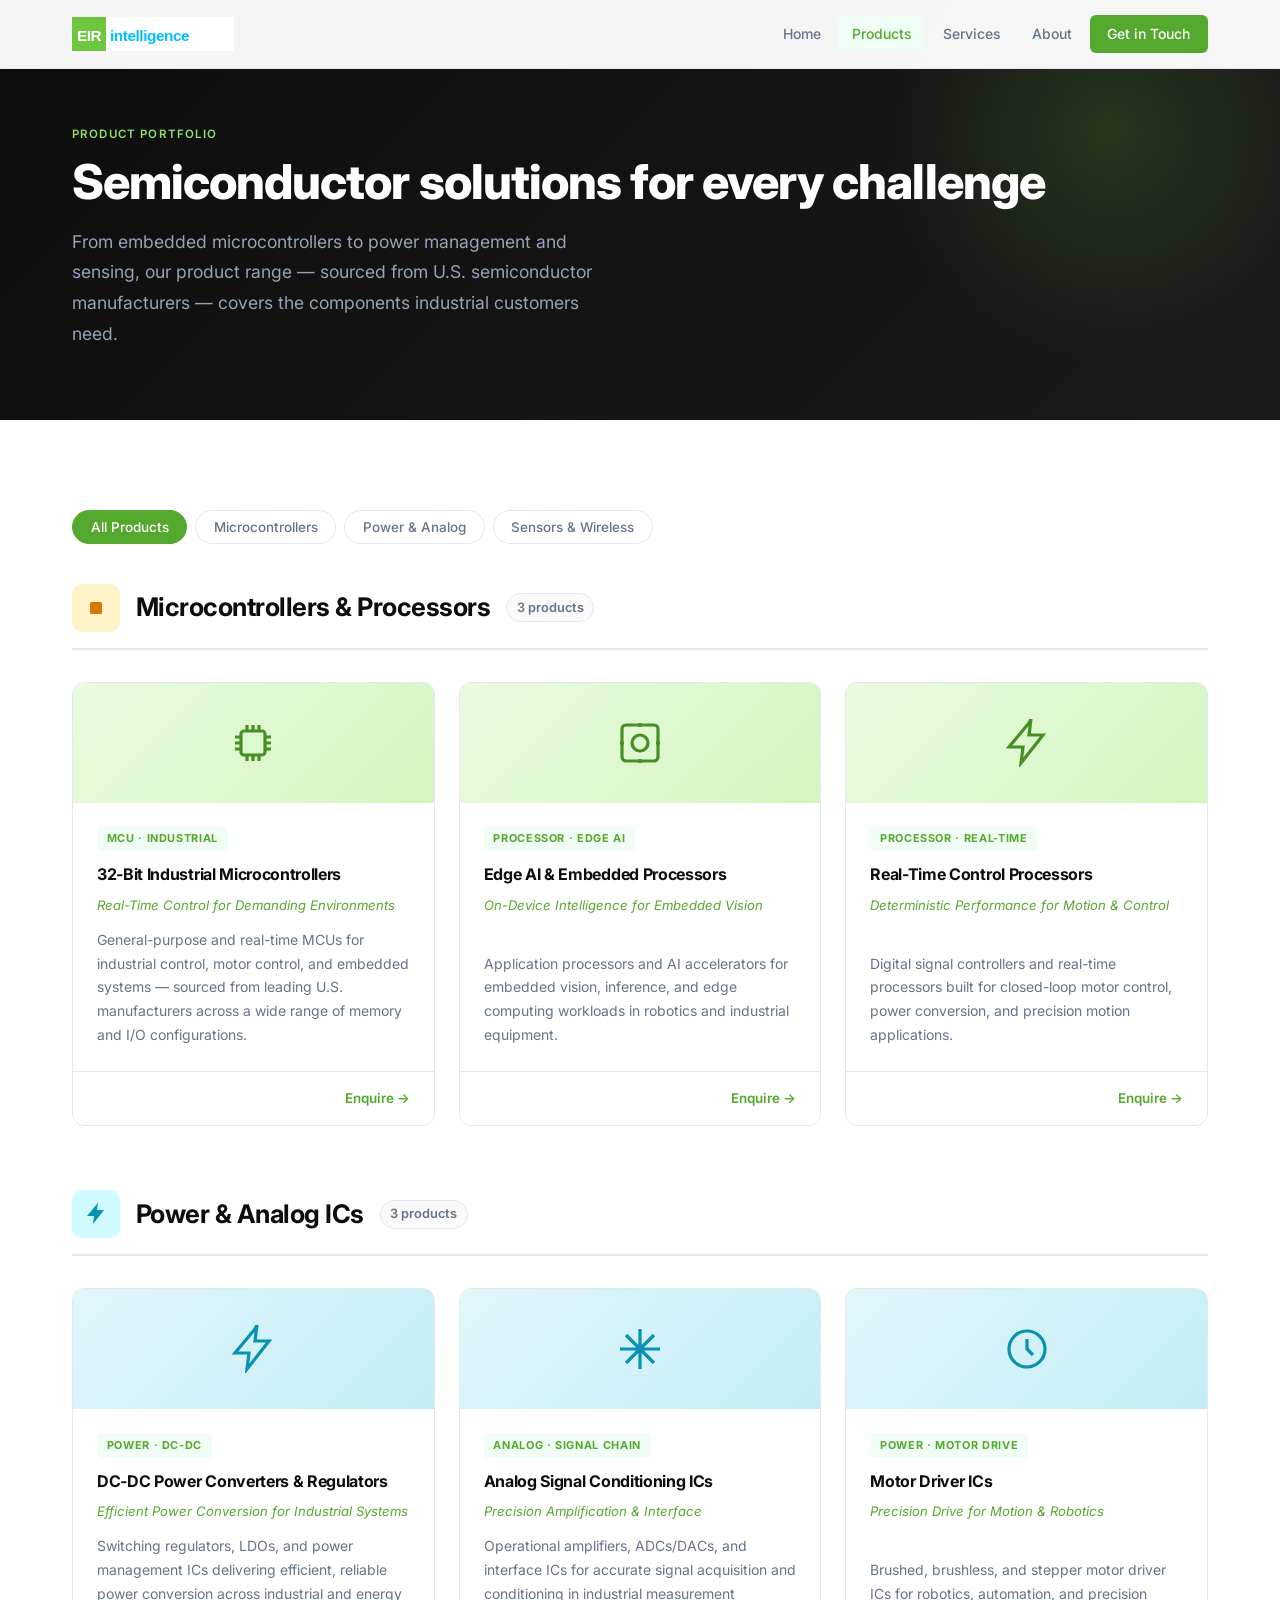
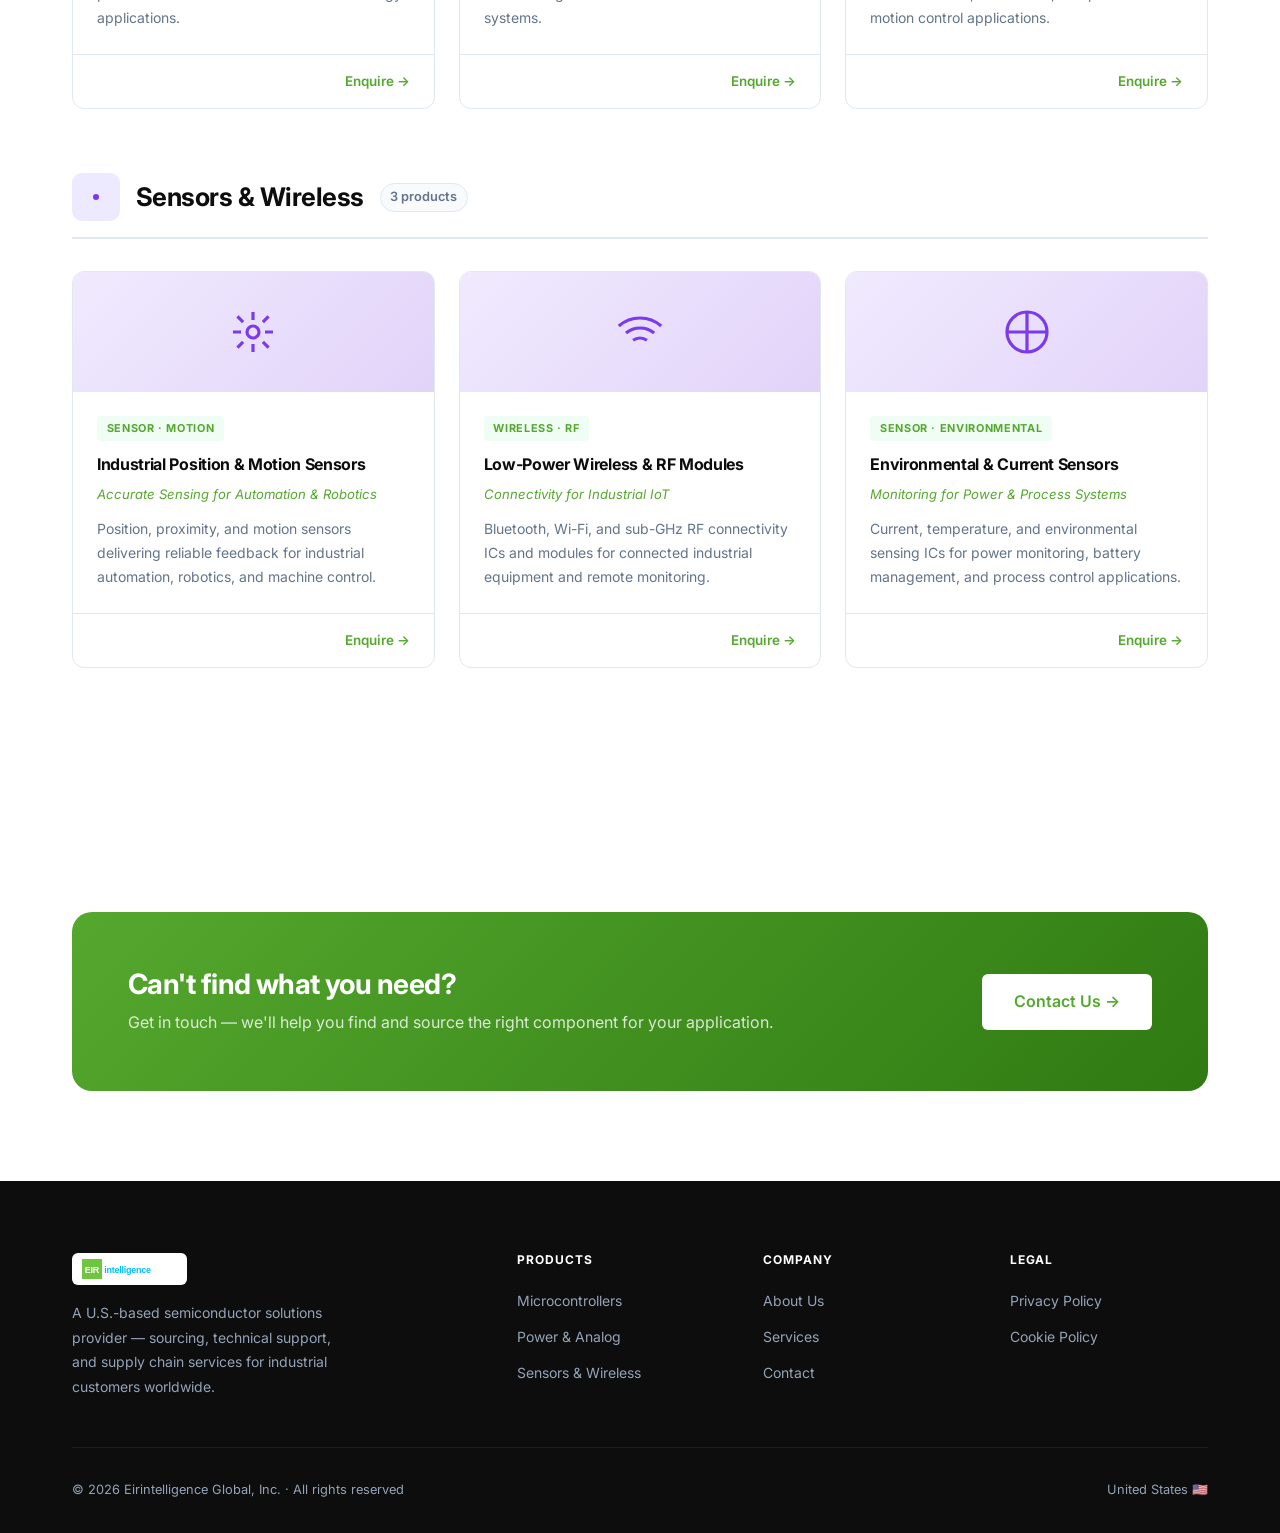
<file: products.html>
<!DOCTYPE html>
<html lang="en">
<head>
  <meta charset="UTF-8" />
  <meta name="viewport" content="width=device-width, initial-scale=1.0" />
  <title>Products | Eirintelligence Global</title>
  <meta name="description" content="Explore Eirintelligence Global's semiconductor product range: microcontrollers, power &amp; analog ICs, and sensors &amp; wireless components sourced from U.S. manufacturers." />
  <link rel="preconnect" href="https://fonts.googleapis.com" />
  <link rel="preconnect" href="https://fonts.gstatic.com" crossorigin />
  <link href="https://fonts.googleapis.com/css2?family=Inter:wght@300;400;500;600;700;800&display=swap" rel="stylesheet" />
  <link rel="icon" type="image/svg+xml" href="assets/favicon.svg" />
  <link rel="stylesheet" href="css/style.css" />
  <style>
    /* ── Filter tabs ── */
    .filter-bar {
      display: flex;
      gap: 0.5rem;
      flex-wrap: wrap;
      margin-bottom: 2.5rem;
    }
    .filter-btn {
      padding: 0.5rem 1.1rem;
      border: 1px solid var(--border);
      border-radius: 20px;
      background: white;
      font-size: 0.84rem;
      font-weight: 500;
      color: var(--text-muted);
      cursor: pointer;
      transition: all var(--transition);
    }
    .filter-btn:hover { border-color: var(--accent); color: var(--accent); }
    .filter-btn.active {
      background: var(--accent);
      border-color: var(--accent);
      color: white;
    }

    /* ── Products grid ── */
    .products-grid {
      display: grid;
      grid-template-columns: repeat(auto-fill, minmax(320px, 1fr));
      gap: 1.5rem;
    }

    .product-card {
      background: white;
      border: 1px solid var(--border);
      border-radius: var(--radius);
      overflow: hidden;
      transition: all var(--transition);
      display: flex;
      flex-direction: column;
    }
    .product-card:hover {
      border-color: var(--accent);
      box-shadow: 0 6px 28px rgba(85,168,46,0.1);
      transform: translateY(-2px);
    }

    .product-card-head {
      height: 120px;
      position: relative;
      display: flex; align-items: center; justify-content: center;
    }
    .product-card-head svg { width: 48px; height: 48px; }

    .product-card-body { padding: 1.5rem; flex: 1; display: flex; flex-direction: column; }

    .product-meta {
      display: flex; align-items: center; justify-content: space-between;
      margin-bottom: 0.75rem;
    }
    .product-tag {
      font-size: 0.68rem; font-weight: 700;
      letter-spacing: 0.06em; text-transform: uppercase;
      color: var(--accent); background: var(--accent-light);
      padding: 0.22rem 0.6rem; border-radius: 4px;
    }

    .product-card h3 { font-size: 1rem; margin-bottom: 0.5rem; line-height: 1.4; }
    .product-card .tagline {
      font-size: 0.82rem; color: var(--accent);
      font-style: italic; margin-bottom: 0.75rem;
    }
    .product-card p { font-size: 0.875rem; color: var(--text-muted); line-height: 1.7; flex: 1; }

    .product-card-foot {
      padding: 1rem 1.5rem;
      border-top: 1px solid var(--border);
      display: flex;
      justify-content: flex-end;
    }
    .product-link {
      font-size: 0.84rem; font-weight: 600;
      color: var(--accent);
      display: inline-flex; align-items: center; gap: 6px;
      transition: gap var(--transition);
    }
    .product-card:hover .product-link { gap: 10px; }

    /* ── Category anchor sections ── */
    .cat-section { margin-bottom: 4rem; }
    .cat-section-header {
      display: flex; align-items: center; gap: 1rem;
      margin-bottom: 2rem;
      padding-bottom: 1rem;
      border-bottom: 2px solid var(--border);
      scroll-margin-top: 90px;
    }
    .cat-section-header h2 { font-size: 1.6rem; }
    .cat-count {
      font-size: 0.8rem; font-weight: 600;
      color: var(--text-muted);
      background: var(--bg-alt);
      border: 1px solid var(--border);
      padding: 0.2rem 0.6rem;
      border-radius: 20px;
    }

    @media (max-width: 700px) {
      .products-grid { grid-template-columns: 1fr; }
    }
  </style>
</head>
<body>

<!-- NAV -->
<nav class="nav" id="mainNav">
  <div class="nav-inner">
    <a href="index.html" class="logo">
      <img src="assets/logo.svg" alt="Eirintelligence Global" class="nav-logo-img" />
    </a>
    <ul class="nav-links" id="navLinks">
      <li><a href="index.html">Home</a></li>
      <li><a href="products.html">Products</a></li>
      <li><a href="services.html">Services</a></li>
      <li><a href="about.html">About</a></li>
      <li class="nav-cta"><a href="contact.html">Get in Touch</a></li>
    </ul>
    <button class="hamburger" id="hamburger" aria-label="Toggle menu" aria-expanded="false">
      <span></span><span></span><span></span>
    </button>
  </div>
</nav>

<!-- PAGE HERO -->
<div class="page-hero">
  <div class="container page-hero-inner">
    <span class="label">Product Portfolio</span>
    <h1>Semiconductor solutions for every challenge</h1>
    <p>From embedded microcontrollers to power management and sensing, our product range — sourced from U.S. semiconductor manufacturers — covers the components industrial customers need.</p>
  </div>
</div>

<!-- MAIN CONTENT -->
<section class="section">
  <div class="container">

    <!-- Filter bar -->
    <div class="filter-bar">
      <button class="filter-btn active" data-filter="all">All Products</button>
      <button class="filter-btn" data-filter="mcu">Microcontrollers</button>
      <button class="filter-btn" data-filter="power">Power &amp; Analog</button>
      <button class="filter-btn" data-filter="sensors">Sensors &amp; Wireless</button>
    </div>

    <!-- MICROCONTROLLERS & PROCESSORS -->
    <div class="cat-section" id="mcu">
      <div class="cat-section-header">
        <div class="icon-box amber">
          <svg viewBox="0 0 24 24"><rect x="6" y="6" width="12" height="12" rx="1.5"/><path d="M9 6V3M12 6V3M15 6V3M9 21v-3M12 21v-3M15 21v-3M6 9H3M6 12H3M6 15H3M21 9h-3M21 12h-3M21 15h-3"/></svg>
        </div>
        <h2>Microcontrollers &amp; Processors</h2>
        <span class="cat-count">3 products</span>
      </div>
      <div class="products-grid">

        <div class="product-card" data-category="mcu" data-reveal>
          <div class="product-card-head" style="background:linear-gradient(135deg,#eafbe0,#d3f5c0);">
            <svg viewBox="0 0 24 24" fill="none" stroke="#468f24" stroke-width="1.6"><rect x="6" y="6" width="12" height="12" rx="1.5"/><path d="M9 6V3M12 6V3M15 6V3M9 21v-3M12 21v-3M15 21v-3M6 9H3M6 12H3M6 15H3M21 9h-3M21 12h-3M21 15h-3"/></svg>
          </div>
          <div class="product-card-body">
            <div class="product-meta">
              <span class="product-tag">MCU · Industrial</span>
            </div>
            <h3>32-Bit Industrial Microcontrollers</h3>
            <p class="tagline">Real-Time Control for Demanding Environments</p>
            <p>General-purpose and real-time MCUs for industrial control, motor control, and embedded systems — sourced from leading U.S. manufacturers across a wide range of memory and I/O configurations.</p>
          </div>
          <div class="product-card-foot">
            <a href="contact.html" class="product-link">Enquire →</a>
          </div>
        </div>

        <div class="product-card" data-category="mcu" data-reveal>
          <div class="product-card-head" style="background:linear-gradient(135deg,#eafbe0,#d3f5c0);">
            <svg viewBox="0 0 24 24" fill="none" stroke="#468f24" stroke-width="1.6"><rect x="3" y="3" width="18" height="18" rx="2"/><circle cx="12" cy="12" r="4"/><path d="M12 2v2M12 20v2M2 12h2M20 12h2"/></svg>
          </div>
          <div class="product-card-body">
            <div class="product-meta">
              <span class="product-tag">Processor · Edge AI</span>
            </div>
            <h3>Edge AI &amp; Embedded Processors</h3>
            <p class="tagline">On-Device Intelligence for Embedded Vision</p>
            <p>Application processors and AI accelerators for embedded vision, inference, and edge computing workloads in robotics and industrial equipment.</p>
          </div>
          <div class="product-card-foot">
            <a href="contact.html" class="product-link">Enquire →</a>
          </div>
        </div>

        <div class="product-card" data-category="mcu" data-reveal>
          <div class="product-card-head" style="background:linear-gradient(135deg,#eafbe0,#d3f5c0);">
            <svg viewBox="0 0 24 24" fill="none" stroke="#468f24" stroke-width="1.6"><path d="M13 2L3 14h7l-1 8 11-14h-7l1-8z"/></svg>
          </div>
          <div class="product-card-body">
            <div class="product-meta">
              <span class="product-tag">Processor · Real-Time</span>
            </div>
            <h3>Real-Time Control Processors</h3>
            <p class="tagline">Deterministic Performance for Motion &amp; Control</p>
            <p>Digital signal controllers and real-time processors built for closed-loop motor control, power conversion, and precision motion applications.</p>
          </div>
          <div class="product-card-foot">
            <a href="contact.html" class="product-link">Enquire →</a>
          </div>
        </div>

      </div>
    </div><!-- /mcu -->

    <!-- POWER & ANALOG -->
    <div class="cat-section" id="power">
      <div class="cat-section-header">
        <div class="icon-box cyan">
          <svg viewBox="0 0 24 24"><path d="M13 2L3 14h7l-1 8 11-14h-7l1-8z"/></svg>
        </div>
        <h2>Power &amp; Analog ICs</h2>
        <span class="cat-count">3 products</span>
      </div>
      <div class="products-grid">

        <div class="product-card" data-category="power" data-reveal>
          <div class="product-card-head" style="background:linear-gradient(135deg,#e0f7fb,#c3edf5);">
            <svg viewBox="0 0 24 24" fill="none" stroke="#0891b2" stroke-width="1.6"><path d="M13 2L3 14h7l-1 8 11-14h-7l1-8z"/></svg>
          </div>
          <div class="product-card-body">
            <div class="product-meta">
              <span class="product-tag">Power · DC-DC</span>
            </div>
            <h3>DC-DC Power Converters &amp; Regulators</h3>
            <p class="tagline">Efficient Power Conversion for Industrial Systems</p>
            <p>Switching regulators, LDOs, and power management ICs delivering efficient, reliable power conversion across industrial and energy applications.</p>
          </div>
          <div class="product-card-foot">
            <a href="contact.html" class="product-link">Enquire →</a>
          </div>
        </div>

        <div class="product-card" data-category="power" data-reveal>
          <div class="product-card-head" style="background:linear-gradient(135deg,#e0f7fb,#c3edf5);">
            <svg viewBox="0 0 24 24" fill="none" stroke="#0891b2" stroke-width="1.6"><path d="M12 2v20M2 12h20M5 5l14 14M19 5L5 19"/></svg>
          </div>
          <div class="product-card-body">
            <div class="product-meta">
              <span class="product-tag">Analog · Signal Chain</span>
            </div>
            <h3>Analog Signal Conditioning ICs</h3>
            <p class="tagline">Precision Amplification &amp; Interface</p>
            <p>Operational amplifiers, ADCs/DACs, and interface ICs for accurate signal acquisition and conditioning in industrial measurement systems.</p>
          </div>
          <div class="product-card-foot">
            <a href="contact.html" class="product-link">Enquire →</a>
          </div>
        </div>

        <div class="product-card" data-category="power" data-reveal>
          <div class="product-card-head" style="background:linear-gradient(135deg,#e0f7fb,#c3edf5);">
            <svg viewBox="0 0 24 24" fill="none" stroke="#0891b2" stroke-width="1.6"><circle cx="12" cy="12" r="9"/><path d="M12 7v5l3 3"/></svg>
          </div>
          <div class="product-card-body">
            <div class="product-meta">
              <span class="product-tag">Power · Motor Drive</span>
            </div>
            <h3>Motor Driver ICs</h3>
            <p class="tagline">Precision Drive for Motion &amp; Robotics</p>
            <p>Brushed, brushless, and stepper motor driver ICs for robotics, automation, and precision motion control applications.</p>
          </div>
          <div class="product-card-foot">
            <a href="contact.html" class="product-link">Enquire →</a>
          </div>
        </div>

      </div>
    </div><!-- /power -->

    <!-- SENSORS & WIRELESS -->
    <div class="cat-section" id="sensors">
      <div class="cat-section-header">
        <div class="icon-box purple">
          <svg viewBox="0 0 24 24"><circle cx="12" cy="12" r="3"/><path d="M12 2v4M12 18v4M4.22 4.22l2.83 2.83M16.95 16.95l2.83 2.83M2 12h4M18 12h4M4.22 19.78l2.83-2.83M16.95 7.05l2.83-2.83"/></svg>
        </div>
        <h2>Sensors &amp; Wireless</h2>
        <span class="cat-count">3 products</span>
      </div>
      <div class="products-grid">

        <div class="product-card" data-category="sensors" data-reveal>
          <div class="product-card-head" style="background:linear-gradient(135deg,#f0eafe,#e2d3f9);">
            <svg viewBox="0 0 24 24" fill="none" stroke="#7c3aed" stroke-width="1.6"><circle cx="12" cy="12" r="3"/><path d="M12 2v4M12 18v4M4.22 4.22l2.83 2.83M16.95 16.95l2.83 2.83M2 12h4M18 12h4M4.22 19.78l2.83-2.83M16.95 7.05l2.83-2.83"/></svg>
          </div>
          <div class="product-card-body">
            <div class="product-meta">
              <span class="product-tag">Sensor · Motion</span>
            </div>
            <h3>Industrial Position &amp; Motion Sensors</h3>
            <p class="tagline">Accurate Sensing for Automation &amp; Robotics</p>
            <p>Position, proximity, and motion sensors delivering reliable feedback for industrial automation, robotics, and machine control.</p>
          </div>
          <div class="product-card-foot">
            <a href="contact.html" class="product-link">Enquire →</a>
          </div>
        </div>

        <div class="product-card" data-category="sensors" data-reveal>
          <div class="product-card-head" style="background:linear-gradient(135deg,#f0eafe,#e2d3f9);">
            <svg viewBox="0 0 24 24" fill="none" stroke="#7c3aed" stroke-width="1.6"><path d="M5 12.55a11 11 0 0114.08 0M1.42 9a16 16 0 0121.16 0M8.53 16.11a6 6 0 016.95 0M12 20h.01"/></svg>
          </div>
          <div class="product-card-body">
            <div class="product-meta">
              <span class="product-tag">Wireless · RF</span>
            </div>
            <h3>Low-Power Wireless &amp; RF Modules</h3>
            <p class="tagline">Connectivity for Industrial IoT</p>
            <p>Bluetooth, Wi-Fi, and sub-GHz RF connectivity ICs and modules for connected industrial equipment and remote monitoring.</p>
          </div>
          <div class="product-card-foot">
            <a href="contact.html" class="product-link">Enquire →</a>
          </div>
        </div>

        <div class="product-card" data-category="sensors" data-reveal>
          <div class="product-card-head" style="background:linear-gradient(135deg,#f0eafe,#e2d3f9);">
            <svg viewBox="0 0 24 24" fill="none" stroke="#7c3aed" stroke-width="1.6"><path d="M12 2a10 10 0 100 20 10 10 0 000-20zm0 0v20M2 12h20"/></svg>
          </div>
          <div class="product-card-body">
            <div class="product-meta">
              <span class="product-tag">Sensor · Environmental</span>
            </div>
            <h3>Environmental &amp; Current Sensors</h3>
            <p class="tagline">Monitoring for Power &amp; Process Systems</p>
            <p>Current, temperature, and environmental sensing ICs for power monitoring, battery management, and process control applications.</p>
          </div>
          <div class="product-card-foot">
            <a href="contact.html" class="product-link">Enquire →</a>
          </div>
        </div>

      </div>
    </div><!-- /sensors -->

  </div>
</section>

<!-- CTA -->
<section class="section">
  <div class="container">
    <div class="cta-banner" style="background:linear-gradient(135deg,var(--accent),#2f7a12);border-radius:var(--radius-lg);padding:3.5rem;display:flex;align-items:center;justify-content:space-between;gap:2rem;flex-wrap:wrap;">
      <div>
        <h2 style="color:white;font-size:1.75rem;margin-bottom:0.5rem;">Can't find what you need?</h2>
        <p style="color:rgba(255,255,255,0.8)">Get in touch — we'll help you find and source the right component for your application.</p>
      </div>
      <a href="contact.html" class="btn btn-lg" style="background:white;color:var(--accent);">Contact Us →</a>
    </div>
  </div>
</section>

<!-- FOOTER -->
<footer class="footer">
  <div class="container">
    <div class="footer-grid">
      <div class="footer-brand">
        <a href="index.html" class="logo">
          <img src="assets/logo.svg" alt="Eirintelligence Global" class="footer-logo-img" />
        </a>
        <p>A U.S.-based semiconductor solutions provider — sourcing, technical support, and supply chain services for industrial customers worldwide.</p>
      </div>
      <div class="footer-col">
        <h5>Products</h5>
        <ul>
          <li><a href="#mcu">Microcontrollers</a></li>
          <li><a href="#power">Power &amp; Analog</a></li>
          <li><a href="#sensors">Sensors &amp; Wireless</a></li>
        </ul>
      </div>
      <div class="footer-col">
        <h5>Company</h5>
        <ul>
          <li><a href="about.html">About Us</a></li>
          <li><a href="services.html">Services</a></li>
          <li><a href="contact.html">Contact</a></li>
        </ul>
      </div>
      <div class="footer-col">
        <h5>Legal</h5>
        <ul>
          <li><a href="#">Privacy Policy</a></li>
          <li><a href="#">Cookie Policy</a></li>
        </ul>
      </div>
    </div>
    <div class="footer-bottom">
      <span>© 2026 Eirintelligence Global, Inc. · All rights reserved</span>
      <span>United States 🇺🇸</span>
    </div>
  </div>
</footer>

<script src="js/main.js"></script>
</body>
</html>
</file>
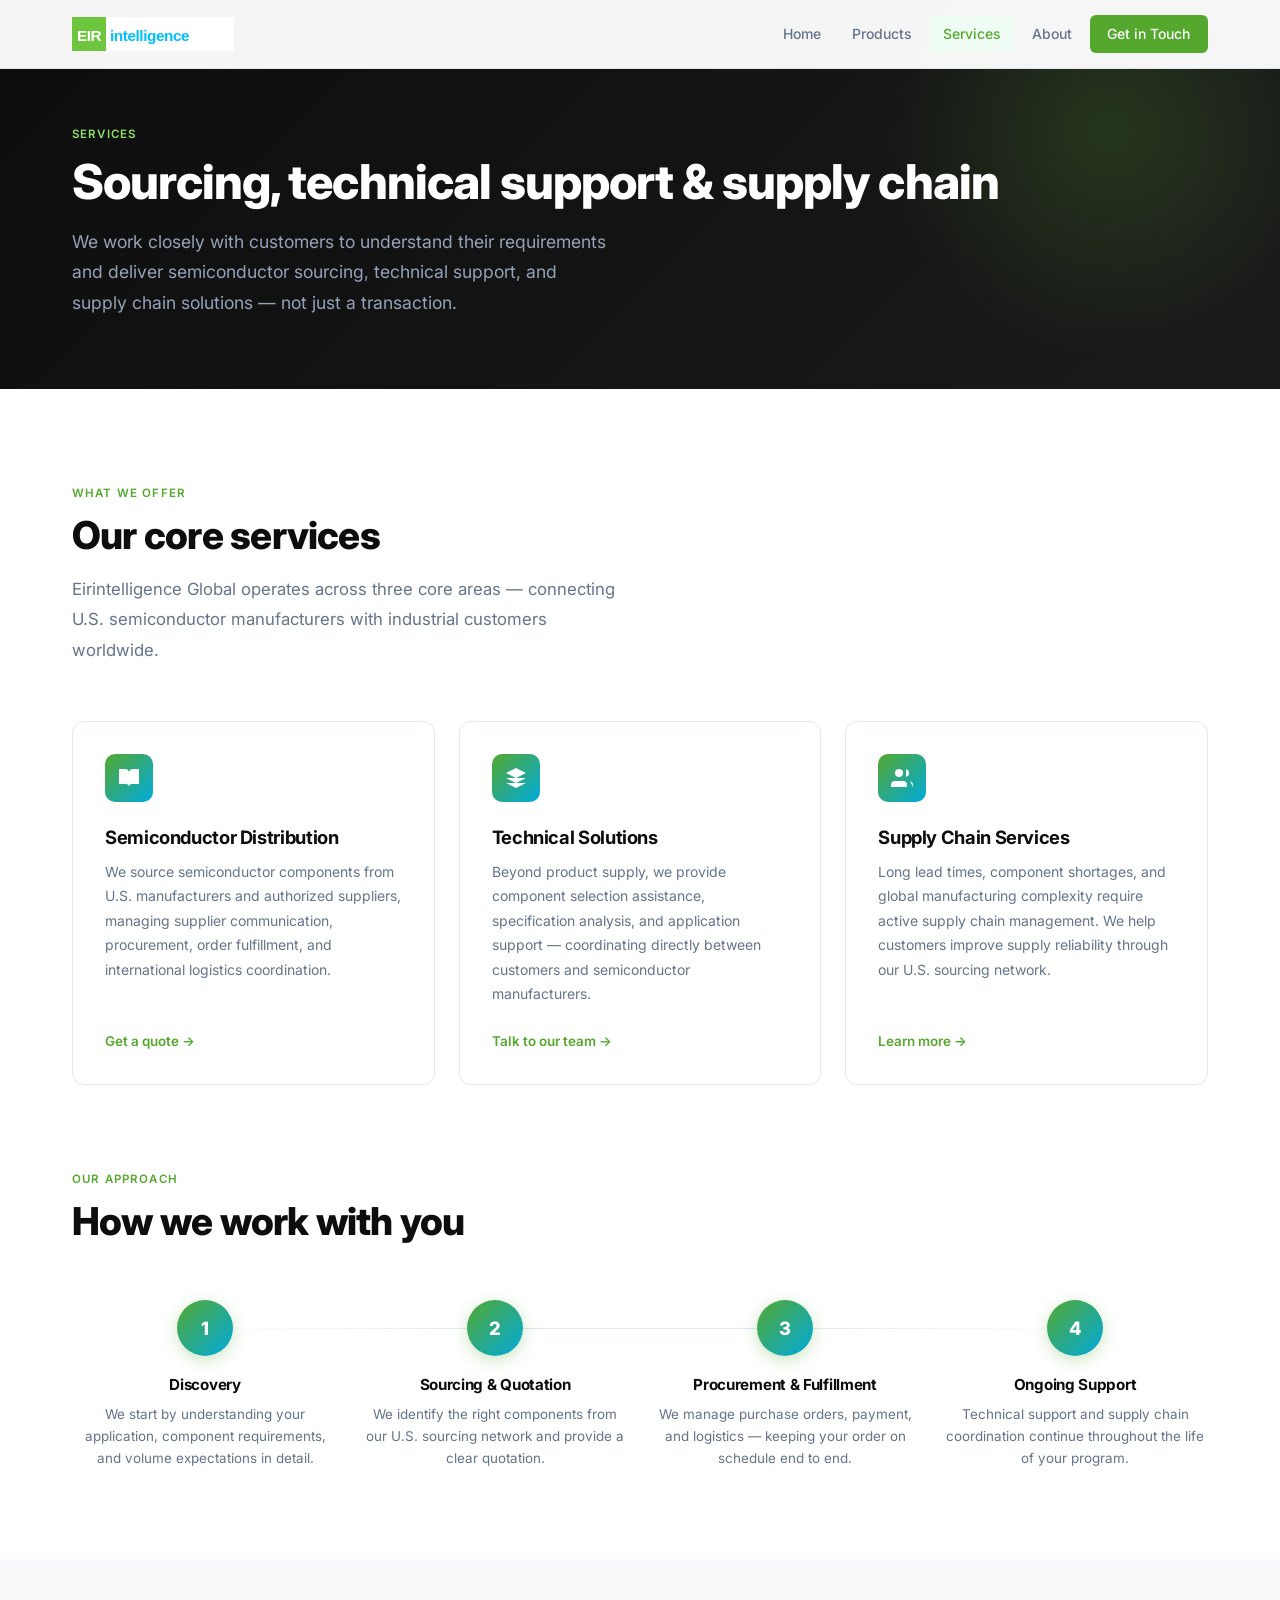
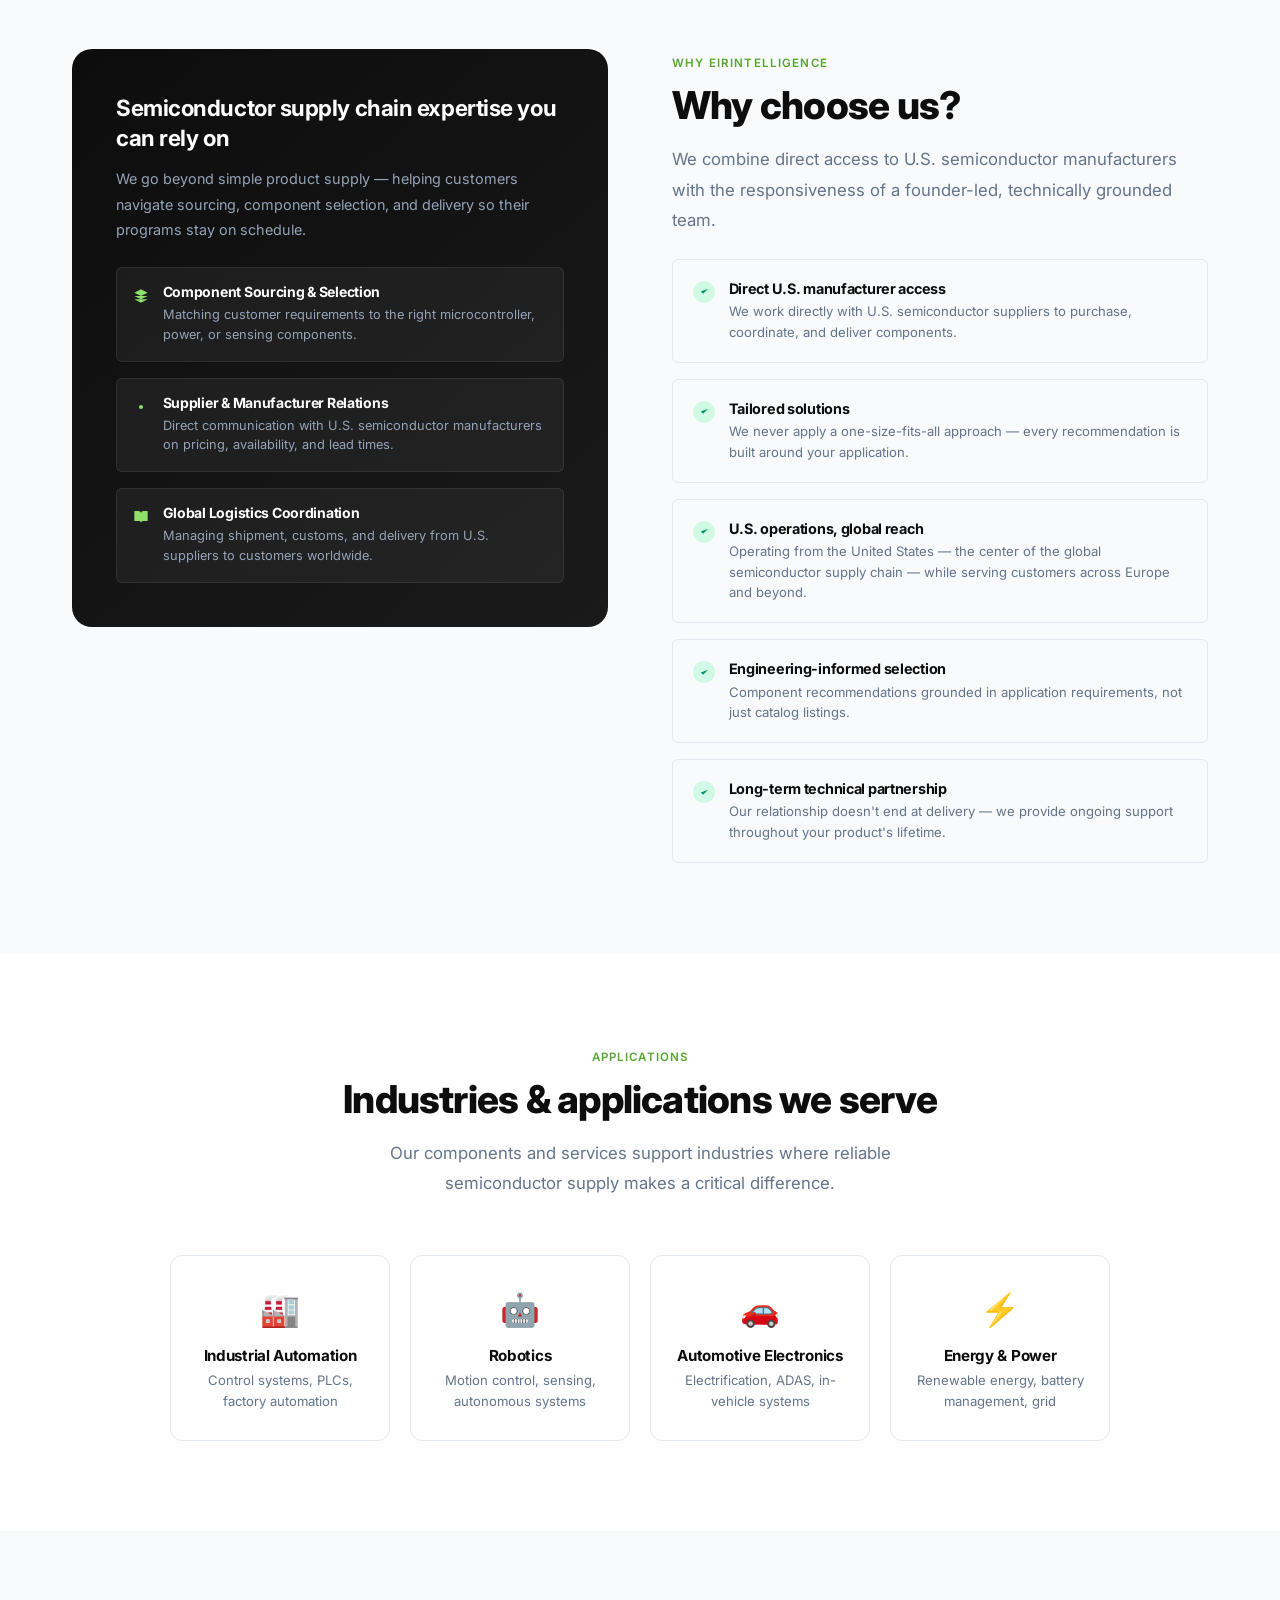
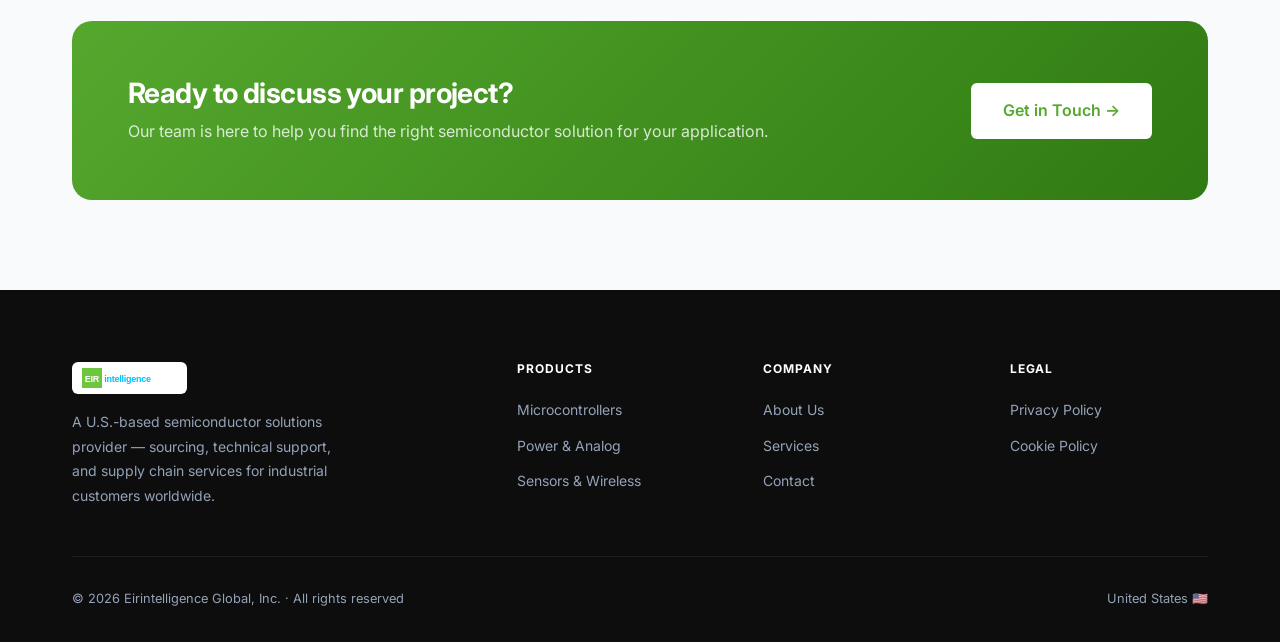
<file: services.html>
<!DOCTYPE html>
<html lang="en">
<head>
  <meta charset="UTF-8" />
  <meta name="viewport" content="width=device-width, initial-scale=1.0" />
  <title>Services | Eirintelligence Global</title>
  <meta name="description" content="Eirintelligence Global offers semiconductor distribution, technical solutions, and supply chain services for industrial customers sourcing U.S. semiconductor components." />
  <link rel="preconnect" href="https://fonts.googleapis.com" />
  <link rel="preconnect" href="https://fonts.gstatic.com" crossorigin />
  <link href="https://fonts.googleapis.com/css2?family=Inter:wght@300;400;500;600;700;800&display=swap" rel="stylesheet" />
  <link rel="icon" type="image/svg+xml" href="assets/favicon.svg" />
  <link rel="stylesheet" href="css/style.css" />
  <style>
    /* ── Service cards ── */
    .services-main {
      display: grid;
      grid-template-columns: repeat(3, 1fr);
      gap: 1.5rem;
      margin-bottom: 5rem;
    }
    .svc-card {
      background: white;
      border: 1px solid var(--border);
      border-radius: var(--radius);
      padding: 2rem;
      display: flex;
      flex-direction: column;
      transition: all var(--transition);
    }
    .svc-card:hover {
      border-color: var(--accent);
      box-shadow: 0 8px 32px rgba(85,168,46,0.1);
      transform: translateY(-3px);
    }
    .svc-card .icon-box { margin-bottom: 1.5rem; }
    .svc-card h3 { font-size: 1.15rem; margin-bottom: 0.75rem; }
    .svc-card p { font-size: 0.875rem; color: var(--text-muted); line-height: 1.75; flex: 1; }
    .svc-card-link {
      display: inline-flex; align-items: center; gap: 6px;
      font-size: 0.84rem; font-weight: 600; color: var(--accent);
      margin-top: 1.5rem;
      transition: gap var(--transition);
    }
    .svc-card:hover .svc-card-link { gap: 10px; }

    /* ── How we work ── */
    .process-steps {
      display: grid;
      grid-template-columns: repeat(4, 1fr);
      gap: 1.5rem;
      position: relative;
    }
    .process-steps::before {
      content: '';
      position: absolute;
      top: 28px; left: 10%; right: 10%;
      height: 1px;
      background: linear-gradient(90deg, transparent, var(--border), var(--border), transparent);
    }
    .process-step { text-align: center; position: relative; }
    .step-num {
      width: 56px; height: 56px;
      background: linear-gradient(135deg, var(--accent), #00AADD);
      border-radius: 50%;
      display: flex; align-items: center; justify-content: center;
      font-size: 1.15rem; font-weight: 800; color: white;
      margin: 0 auto 1.25rem;
      box-shadow: 0 4px 16px rgba(85,168,46,0.3);
    }
    .process-step h4 { font-size: 0.95rem; margin-bottom: 0.5rem; }
    .process-step p { font-size: 0.84rem; color: var(--text-muted); line-height: 1.65; }

    /* ── Expertise detail ── */
    .expertise-grid {
      display: grid;
      grid-template-columns: 1fr 1fr;
      gap: 4rem;
      align-items: start;
    }
    .expertise-panel {
      background: linear-gradient(140deg, var(--primary), var(--primary-light));
      border-radius: var(--radius-lg);
      padding: 2.75rem;
    }
    .expertise-panel h3 { font-size: 1.4rem; color: white; margin-bottom: 0.75rem; line-height: 1.35; }
    .expertise-panel p { font-size: 0.9rem; color: #94a3b8; line-height: 1.8; margin-bottom: 1.5rem; }
    .expertise-list { display: flex; flex-direction: column; gap: 1rem; }
    .expertise-item {
      display: flex; gap: 0.85rem;
      padding: 1rem;
      background: rgba(255,255,255,0.05);
      border: 1px solid rgba(255,255,255,0.08);
      border-radius: var(--radius-sm);
    }
    .expertise-item h5 { font-size: 0.875rem; color: white; margin-bottom: 0.25rem; }
    .expertise-item p { font-size: 0.8rem; color: #94a3b8; line-height: 1.55; margin: 0; }
    .expertise-icon { flex-shrink: 0; margin-top: 2px; }
    .expertise-icon svg { width: 16px; height: 16px; fill: #8ee06a; }

    .expertise-features { display: flex; flex-direction: column; gap: 1rem; }
    .ef-item {
      display: flex; align-items: flex-start; gap: 0.85rem;
      padding: 1.25rem;
      border: 1px solid var(--border);
      border-radius: var(--radius-sm);
      transition: all var(--transition);
    }
    .ef-item:hover { border-color: var(--accent); background: var(--accent-light); }
    .ef-check {
      width: 22px; height: 22px;
      background: #d1fae5; border-radius: 50%;
      display: flex; align-items: center; justify-content: center;
      flex-shrink: 0; margin-top: 1px;
    }
    .ef-check svg { width: 11px; height: 11px; fill: #059669; }
    .ef-item h5 { font-size: 0.9rem; margin-bottom: 0.25rem; }
    .ef-item p { font-size: 0.82rem; color: var(--text-muted); line-height: 1.55; }

    @media (max-width: 960px) {
      .services-main { grid-template-columns: 1fr; }
      .process-steps { grid-template-columns: repeat(2, 1fr); }
      .process-steps::before { display: none; }
      .expertise-grid { grid-template-columns: 1fr; }
    }
    @media (max-width: 600px) {
      .process-steps { grid-template-columns: 1fr; }
    }
  </style>
</head>
<body>

<!-- NAV -->
<nav class="nav" id="mainNav">
  <div class="nav-inner">
    <a href="index.html" class="logo">
      <img src="assets/logo.svg" alt="Eirintelligence Global" class="nav-logo-img" />
    </a>
    <ul class="nav-links" id="navLinks">
      <li><a href="index.html">Home</a></li>
      <li><a href="products.html">Products</a></li>
      <li><a href="services.html">Services</a></li>
      <li><a href="about.html">About</a></li>
      <li class="nav-cta"><a href="contact.html">Get in Touch</a></li>
    </ul>
    <button class="hamburger" id="hamburger" aria-label="Toggle menu" aria-expanded="false">
      <span></span><span></span><span></span>
    </button>
  </div>
</nav>

<!-- PAGE HERO -->
<div class="page-hero">
  <div class="container page-hero-inner">
    <span class="label">Services</span>
    <h1>Sourcing, technical support &amp; supply chain</h1>
    <p>We work closely with customers to understand their requirements and deliver semiconductor sourcing, technical support, and supply chain solutions — not just a transaction.</p>
  </div>
</div>

<!-- SERVICES OVERVIEW -->
<section class="section">
  <div class="container">
    <div class="section-header">
      <span class="label">What We Offer</span>
      <h2 class="section-title">Our core services</h2>
      <p class="section-desc">Eirintelligence Global operates across three core areas — connecting U.S. semiconductor manufacturers with industrial customers worldwide.</p>
    </div>
    <div class="services-main">

      <div class="svc-card" data-reveal>
        <div class="icon-box grad">
          <svg viewBox="0 0 24 24"><path d="M2 3h6a4 4 0 014 4v14a3 3 0 00-3-3H2z"/><path d="M22 3h-6a4 4 0 00-4 4v14a3 3 0 013-3h7z"/></svg>
        </div>
        <h3>Semiconductor Distribution</h3>
        <p>We source semiconductor components from U.S. manufacturers and authorized suppliers, managing supplier communication, procurement, order fulfillment, and international logistics coordination.</p>
        <a href="contact.html" class="svc-card-link">Get a quote →</a>
      </div>

      <div class="svc-card" data-reveal>
        <div class="icon-box grad">
          <svg viewBox="0 0 24 24"><path d="M12 2L2 7l10 5 10-5-10-5zM2 17l10 5 10-5M2 12l10 5 10-5"/></svg>
        </div>
        <h3>Technical Solutions</h3>
        <p>Beyond product supply, we provide component selection assistance, specification analysis, and application support — coordinating directly between customers and semiconductor manufacturers.</p>
        <a href="contact.html" class="svc-card-link">Talk to our team →</a>
      </div>

      <div class="svc-card" data-reveal>
        <div class="icon-box grad">
          <svg viewBox="0 0 24 24"><path d="M17 21v-2a4 4 0 00-4-4H5a4 4 0 00-4 4v2"/><circle cx="9" cy="7" r="4"/><path d="M23 21v-2a4 4 0 00-3-3.87M16 3.13a4 4 0 010 7.75"/></svg>
        </div>
        <h3>Supply Chain Services</h3>
        <p>Long lead times, component shortages, and global manufacturing complexity require active supply chain management. We help customers improve supply reliability through our U.S. sourcing network.</p>
        <a href="contact.html" class="svc-card-link">Learn more →</a>
      </div>

    </div>

    <!-- How we work -->
    <div class="section-header">
      <span class="label">Our Approach</span>
      <h2 class="section-title">How we work with you</h2>
    </div>
    <div class="process-steps">
      <div class="process-step" data-reveal>
        <div class="step-num">1</div>
        <h4>Discovery</h4>
        <p>We start by understanding your application, component requirements, and volume expectations in detail.</p>
      </div>
      <div class="process-step" data-reveal>
        <div class="step-num">2</div>
        <h4>Sourcing &amp; Quotation</h4>
        <p>We identify the right components from our U.S. sourcing network and provide a clear quotation.</p>
      </div>
      <div class="process-step" data-reveal>
        <div class="step-num">3</div>
        <h4>Procurement &amp; Fulfillment</h4>
        <p>We manage purchase orders, payment, and logistics — keeping your order on schedule end to end.</p>
      </div>
      <div class="process-step" data-reveal>
        <div class="step-num">4</div>
        <h4>Ongoing Support</h4>
        <p>Technical support and supply chain coordination continue throughout the life of your program.</p>
      </div>
    </div>
  </div>
</section>

<!-- EXPERTISE DETAIL -->
<section class="section section-alt">
  <div class="container">
    <div class="expertise-grid">
      <div class="expertise-panel">
        <h3>Semiconductor supply chain expertise you can rely on</h3>
        <p>We go beyond simple product supply — helping customers navigate sourcing, component selection, and delivery so their programs stay on schedule.</p>
        <div class="expertise-list">
          <div class="expertise-item">
            <div class="expertise-icon">
              <svg viewBox="0 0 24 24"><path d="M12 2L2 7l10 5 10-5-10-5zM2 17l10 5 10-5M2 12l10 5 10-5"/></svg>
            </div>
            <div>
              <h5>Component Sourcing &amp; Selection</h5>
              <p>Matching customer requirements to the right microcontroller, power, or sensing components.</p>
            </div>
          </div>
          <div class="expertise-item">
            <div class="expertise-icon">
              <svg viewBox="0 0 24 24"><circle cx="12" cy="12" r="3"/><path d="M12 1v4M12 19v4M4.22 4.22l2.83 2.83M16.95 16.95l2.83 2.83M1 12h4M19 12h4M4.22 19.78l2.83-2.83M16.95 7.05l2.83-2.83"/></svg>
            </div>
            <div>
              <h5>Supplier &amp; Manufacturer Relations</h5>
              <p>Direct communication with U.S. semiconductor manufacturers on pricing, availability, and lead times.</p>
            </div>
          </div>
          <div class="expertise-item">
            <div class="expertise-icon">
              <svg viewBox="0 0 24 24"><path d="M2 3h6a4 4 0 014 4v14a3 3 0 00-3-3H2z"/><path d="M22 3h-6a4 4 0 00-4 4v14a3 3 0 013-3h7z"/></svg>
            </div>
            <div>
              <h5>Global Logistics Coordination</h5>
              <p>Managing shipment, customs, and delivery from U.S. suppliers to customers worldwide.</p>
            </div>
          </div>
        </div>
      </div>

      <div>
        <div class="section-header" style="margin-bottom:1.5rem">
          <span class="label">Why Eirintelligence</span>
          <h2 class="section-title">Why choose us?</h2>
          <p class="section-desc">We combine direct access to U.S. semiconductor manufacturers with the responsiveness of a founder-led, technically grounded team.</p>
        </div>
        <div class="expertise-features">
          <div class="ef-item" data-reveal>
            <div class="ef-check">
              <svg viewBox="0 0 24 24"><path d="M20 6L9 17l-5-5"/></svg>
            </div>
            <div>
              <h5>Direct U.S. manufacturer access</h5>
              <p>We work directly with U.S. semiconductor suppliers to purchase, coordinate, and deliver components.</p>
            </div>
          </div>
          <div class="ef-item" data-reveal>
            <div class="ef-check">
              <svg viewBox="0 0 24 24"><path d="M20 6L9 17l-5-5"/></svg>
            </div>
            <div>
              <h5>Tailored solutions</h5>
              <p>We never apply a one-size-fits-all approach — every recommendation is built around your application.</p>
            </div>
          </div>
          <div class="ef-item" data-reveal>
            <div class="ef-check">
              <svg viewBox="0 0 24 24"><path d="M20 6L9 17l-5-5"/></svg>
            </div>
            <div>
              <h5>U.S. operations, global reach</h5>
              <p>Operating from the United States — the center of the global semiconductor supply chain — while serving customers across Europe and beyond.</p>
            </div>
          </div>
          <div class="ef-item" data-reveal>
            <div class="ef-check">
              <svg viewBox="0 0 24 24"><path d="M20 6L9 17l-5-5"/></svg>
            </div>
            <div>
              <h5>Engineering-informed selection</h5>
              <p>Component recommendations grounded in application requirements, not just catalog listings.</p>
            </div>
          </div>
          <div class="ef-item" data-reveal>
            <div class="ef-check">
              <svg viewBox="0 0 24 24"><path d="M20 6L9 17l-5-5"/></svg>
            </div>
            <div>
              <h5>Long-term technical partnership</h5>
              <p>Our relationship doesn't end at delivery — we provide ongoing support throughout your product's lifetime.</p>
            </div>
          </div>
        </div>
      </div>
    </div>
  </div>
</section>

<!-- APPLICATIONS -->
<section class="section">
  <div class="container">
    <div class="section-header" style="text-align:center">
      <span class="label">Applications</span>
      <h2 class="section-title">Industries &amp; applications we serve</h2>
      <p class="section-desc" style="margin:0 auto">Our components and services support industries where reliable semiconductor supply makes a critical difference.</p>
    </div>
    <div style="display:grid;grid-template-columns:repeat(4,minmax(0,220px));gap:1.25rem;margin-top:3rem;justify-content:center;">
      <div class="card" style="text-align:center;padding:1.75rem 1rem;" data-reveal>
        <div style="font-size:2rem;margin-bottom:0.75rem">🏭</div>
        <h4 style="font-size:0.95rem;margin-bottom:0.3rem;">Industrial Automation</h4>
        <p style="font-size:0.82rem;color:var(--text-muted)">Control systems, PLCs, factory automation</p>
      </div>
      <div class="card" style="text-align:center;padding:1.75rem 1rem;" data-reveal>
        <div style="font-size:2rem;margin-bottom:0.75rem">🤖</div>
        <h4 style="font-size:0.95rem;margin-bottom:0.3rem;">Robotics</h4>
        <p style="font-size:0.82rem;color:var(--text-muted)">Motion control, sensing, autonomous systems</p>
      </div>
      <div class="card" style="text-align:center;padding:1.75rem 1rem;" data-reveal>
        <div style="font-size:2rem;margin-bottom:0.75rem">🚗</div>
        <h4 style="font-size:0.95rem;margin-bottom:0.3rem;">Automotive Electronics</h4>
        <p style="font-size:0.82rem;color:var(--text-muted)">Electrification, ADAS, in-vehicle systems</p>
      </div>
      <div class="card" style="text-align:center;padding:1.75rem 1rem;" data-reveal>
        <div style="font-size:2rem;margin-bottom:0.75rem">⚡</div>
        <h4 style="font-size:0.95rem;margin-bottom:0.3rem;">Energy &amp; Power</h4>
        <p style="font-size:0.82rem;color:var(--text-muted)">Renewable energy, battery management, grid</p>
      </div>
    </div>
  </div>
</section>

<!-- CTA -->
<section class="section section-alt">
  <div class="container">
    <div style="background:linear-gradient(135deg,var(--accent),#2f7a12);border-radius:var(--radius-lg);padding:3.5rem;display:flex;align-items:center;justify-content:space-between;gap:2rem;flex-wrap:wrap;">
      <div>
        <h2 style="color:white;font-size:1.75rem;margin-bottom:0.5rem;">Ready to discuss your project?</h2>
        <p style="color:rgba(255,255,255,0.8)">Our team is here to help you find the right semiconductor solution for your application.</p>
      </div>
      <a href="contact.html" class="btn btn-lg" style="background:white;color:var(--accent);">Get in Touch →</a>
    </div>
  </div>
</section>

<!-- FOOTER -->
<footer class="footer">
  <div class="container">
    <div class="footer-grid">
      <div class="footer-brand">
        <a href="index.html" class="logo">
          <img src="assets/logo.svg" alt="Eirintelligence Global" class="footer-logo-img" />
        </a>
        <p>A U.S.-based semiconductor solutions provider — sourcing, technical support, and supply chain services for industrial customers worldwide.</p>
      </div>
      <div class="footer-col">
        <h5>Products</h5>
        <ul>
          <li><a href="products.html#mcu">Microcontrollers</a></li>
          <li><a href="products.html#power">Power &amp; Analog</a></li>
          <li><a href="products.html#sensors">Sensors &amp; Wireless</a></li>
        </ul>
      </div>
      <div class="footer-col">
        <h5>Company</h5>
        <ul>
          <li><a href="about.html">About Us</a></li>
          <li><a href="services.html">Services</a></li>
          <li><a href="contact.html">Contact</a></li>
        </ul>
      </div>
      <div class="footer-col">
        <h5>Legal</h5>
        <ul>
          <li><a href="#">Privacy Policy</a></li>
          <li><a href="#">Cookie Policy</a></li>
        </ul>
      </div>
    </div>
    <div class="footer-bottom">
      <span>© 2026 Eirintelligence Global, Inc. · All rights reserved</span>
      <span>United States 🇺🇸</span>
    </div>
  </div>
</footer>

<script src="js/main.js"></script>
</body>
</html>
</file>
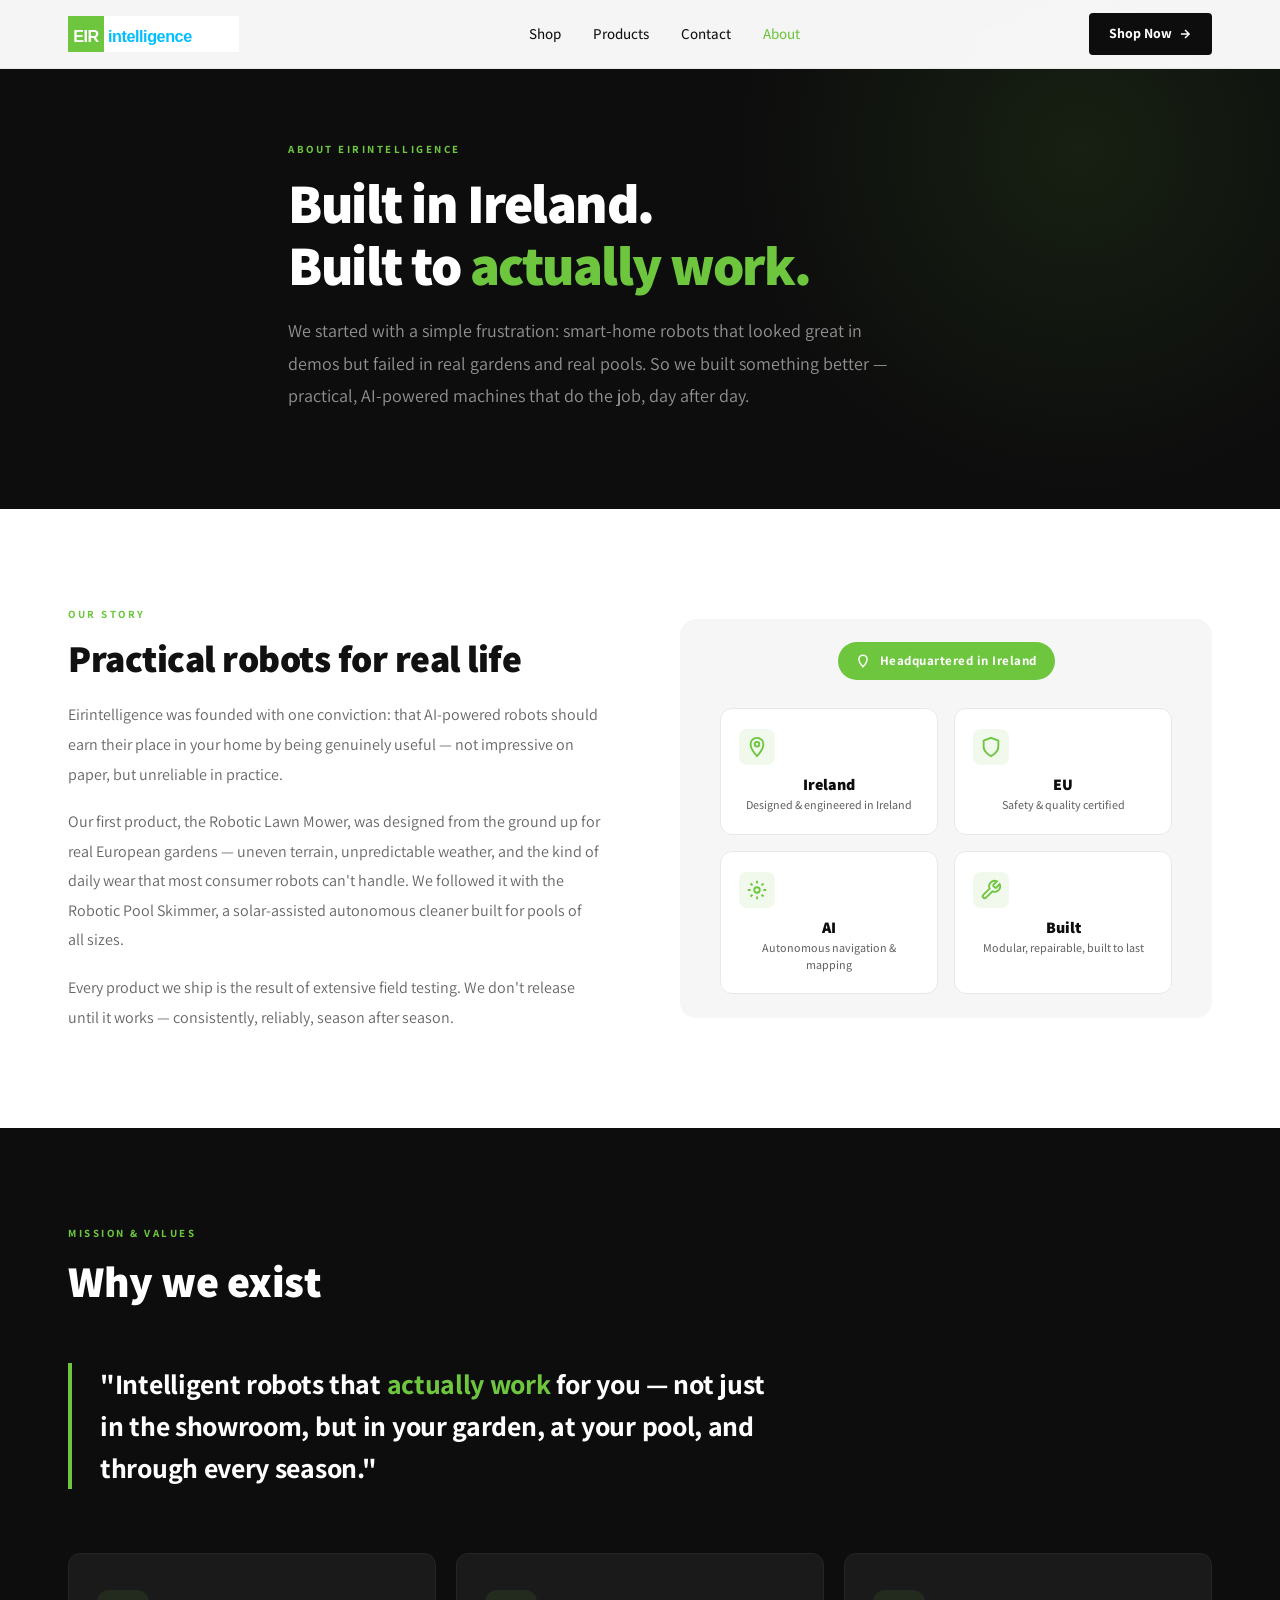
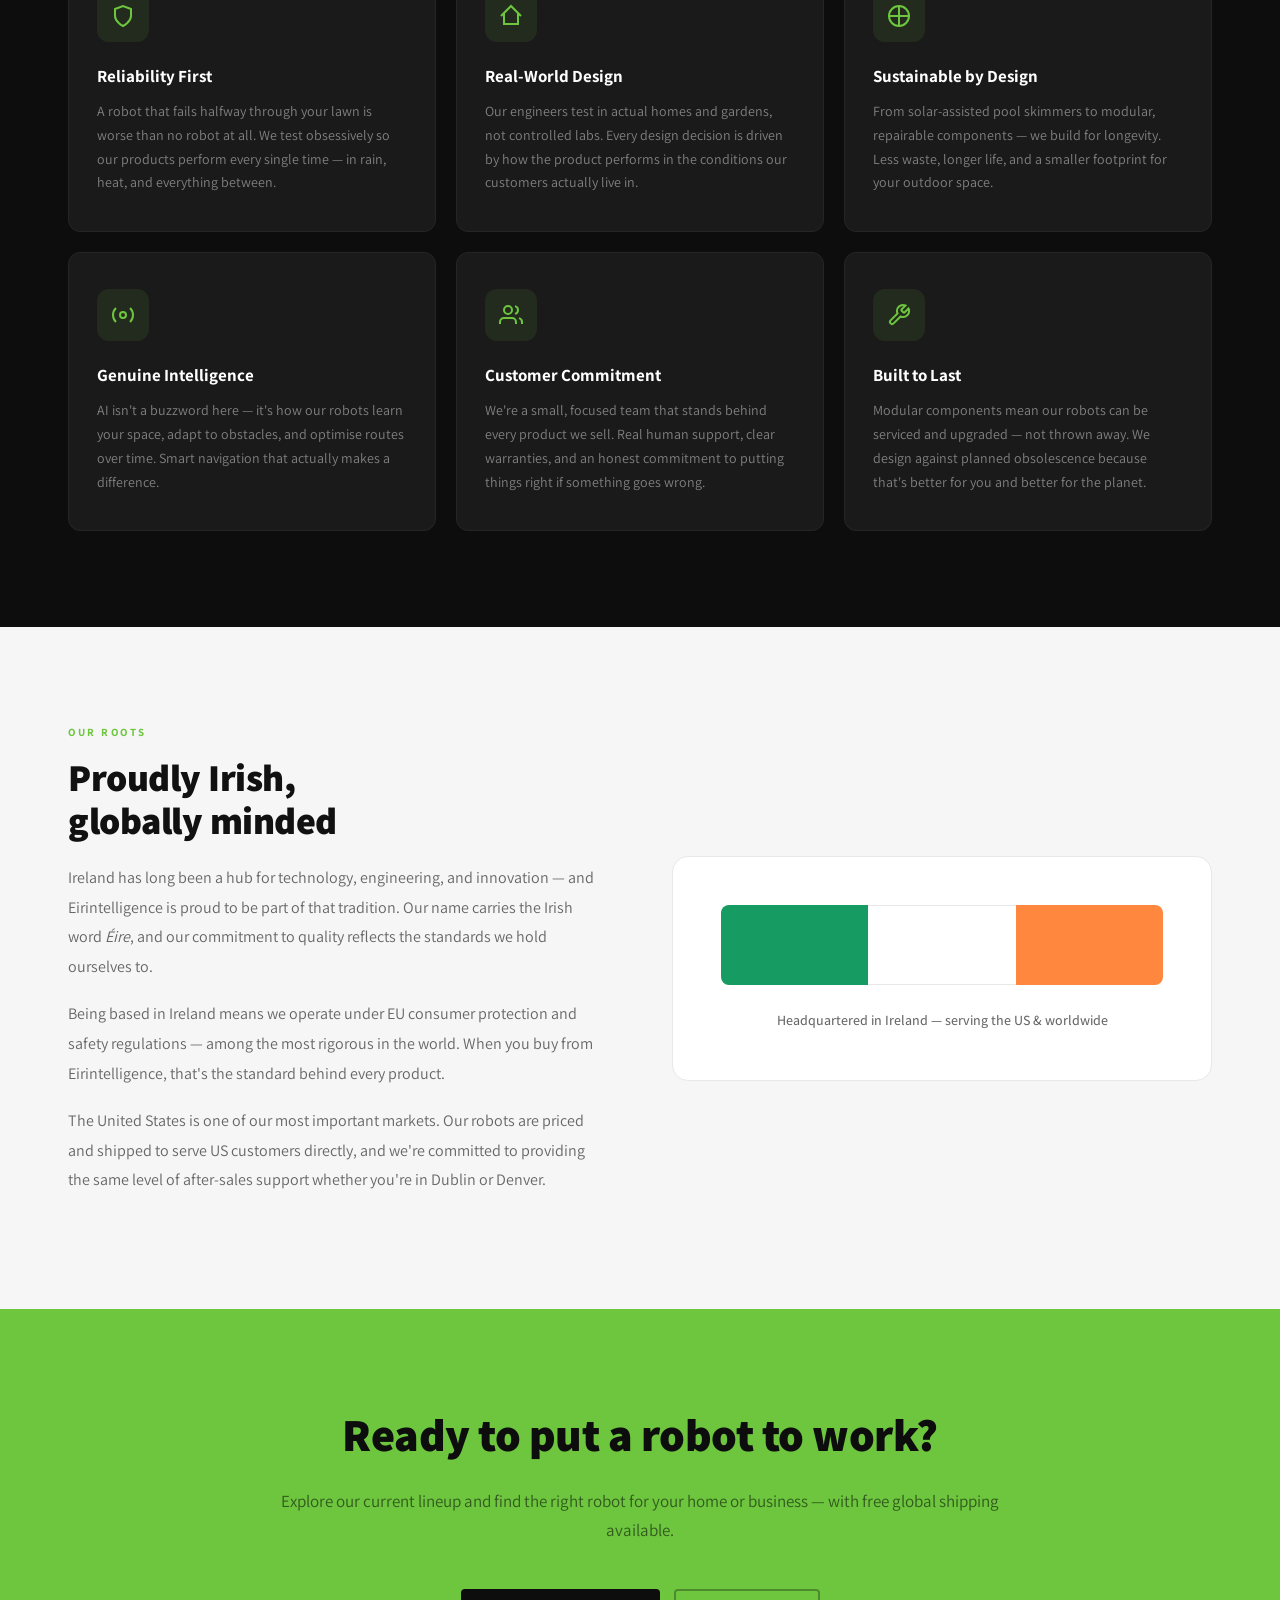
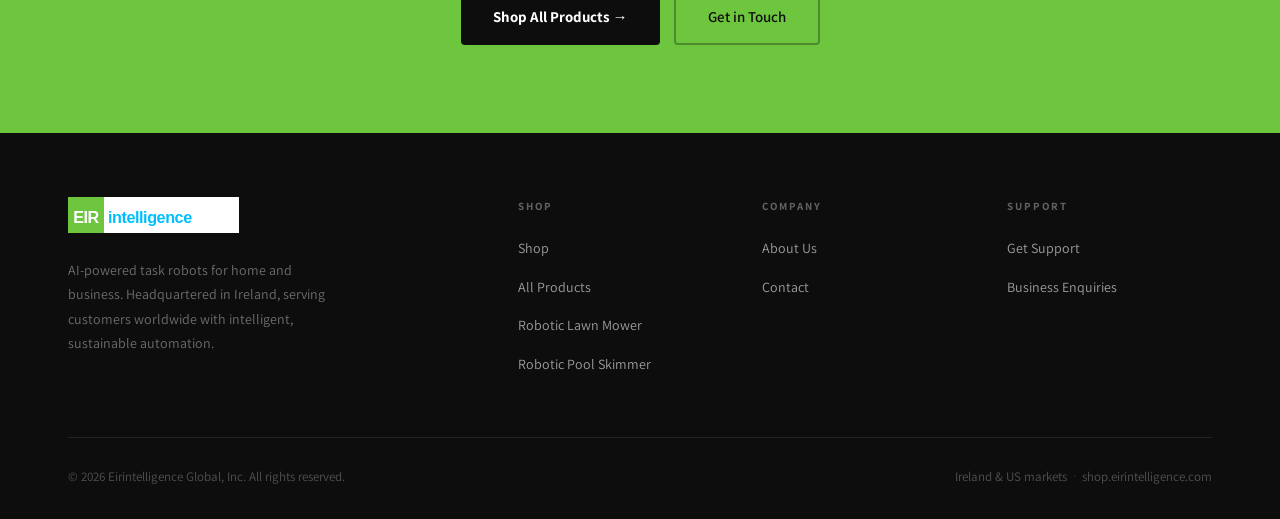
<file: docs/about.html>
<!DOCTYPE html>
<html lang="en">
<head>
  <meta charset="UTF-8" />
  <meta name="viewport" content="width=device-width, initial-scale=1.0" />
  <title>About – Eirintelligence</title>
  <meta name="description" content="Learn about Eirintelligence — an Irish company building AI-powered robots for home and business. Our mission, values, and the team behind the technology." />
  <link rel="preconnect" href="https://fonts.googleapis.com" />
  <link href="https://fonts.googleapis.com/css2?family=Assistant:wght@300;400;500;600;700;800&display=swap" rel="stylesheet" />
  <link rel="icon" type="image/svg+xml" href="assets/favicon.svg">
  <link rel="stylesheet" href="assets/style.css">
  <style>
    /* ─────────────────────────────────────────
       PAGE HERO (dark, like index)
    ───────────────────────────────────────── */
    .page-hero {
      background: var(--dark);
      padding: 140px 0 96px;
      position: relative; overflow: hidden;
    }
    .page-hero-glow {
      position: absolute; top: -200px; right: -150px;
      width: 700px; height: 700px;
      background: radial-gradient(circle, rgba(109,198,62,0.10) 0%, transparent 70%);
      pointer-events: none;
    }
    .page-hero-inner {
      max-width: 760px; margin: 0 auto; padding: 0 28px;
      position: relative; z-index: 1;
    }
    .page-hero-inner .sec-label { color: var(--green); }
    .page-hero-inner h1 {
      font-size: clamp(36px, 4.5vw, 56px);
      font-weight: 800; line-height: 1.1;
      color: #fff; letter-spacing: -1.5px;
      margin-bottom: 20px;
    }
    .page-hero-inner h1 em { color: var(--green); font-style: normal; }
    .page-hero-inner p {
      font-size: 18px; color: rgba(255,255,255,0.55);
      line-height: 1.8; max-width: 620px;
    }

    /* ─────────────────────────────────────────
       STORY SECTION
    ───────────────────────────────────────── */
    #story { background: var(--white); }
    .story-grid {
      display: grid; grid-template-columns: 1fr 1fr;
      gap: 80px; align-items: center;
    }
    .story-text h2 {
      font-size: clamp(26px, 3vw, 38px);
      font-weight: 800; line-height: 1.15;
      letter-spacing: -0.5px; margin-bottom: 20px;
    }
    .story-text p {
      font-size: 16px; color: var(--muted);
      line-height: 1.85; margin-bottom: 18px;
    }
    .story-text p:last-child { margin-bottom: 0; }
    .story-visual {
      background: var(--light-gray);
      border-radius: 16px; overflow: hidden;
      aspect-ratio: 4/3;
      display: flex; align-items: center; justify-content: center;
      position: relative;
    }
    .story-visual-inner {
      text-align: center; padding: 40px;
    }
    .ireland-badge {
      display: inline-flex; align-items: center; gap: 10px;
      background: var(--green); color: #fff;
      font-size: 13px; font-weight: 700;
      padding: 8px 18px; border-radius: 24px;
      margin-bottom: 28px; letter-spacing: 0.5px;
    }
    .story-stat-grid {
      display: grid; grid-template-columns: 1fr 1fr; gap: 16px;
    }
    .story-stat {
      background: #fff; border-radius: 12px;
      border: 1px solid var(--border); padding: 20px 18px;
    }
    .story-stat-ico {
      width: 36px; height: 36px; border-radius: 8px;
      background: rgba(109,198,62,0.1);
      display: flex; align-items: center; justify-content: center;
      margin-bottom: 12px;
    }
    .story-stat-ico svg { stroke: var(--green); }
    .story-stat-num {
      font-size: 16px; font-weight: 800;
      color: var(--dark); line-height: 1;
      margin-bottom: 4px;
    }
    .story-stat-lbl {
      font-size: 12px; color: var(--muted);
      font-weight: 500; line-height: 1.4;
    }

    /* ─────────────────────────────────────────
       MISSION & VALUES
    ───────────────────────────────────────── */
    #mission { background: var(--dark); }
    #mission .sec-label { color: var(--green); }
    #mission .sec-title { color: #fff; }
    .mission-quote {
      font-size: clamp(20px, 2.5vw, 28px);
      font-weight: 700; color: #fff;
      line-height: 1.5; letter-spacing: -0.3px;
      border-left: 4px solid var(--green);
      padding-left: 28px; margin: 40px 0 64px;
      max-width: 720px;
    }
    .mission-quote em { color: var(--green); font-style: normal; }
    .values-grid {
      display: grid; grid-template-columns: repeat(3, 1fr); gap: 20px;
    }
    .value-card {
      background: var(--dark-2); border: 1px solid #252525;
      border-radius: 12px; padding: 36px 28px;
      transition: border-color 0.3s, transform 0.25s;
    }
    .value-card:hover { border-color: var(--green); transform: translateY(-4px); }
    .value-ico {
      width: 52px; height: 52px; border-radius: 12px;
      background: rgba(109,198,62,0.1);
      display: flex; align-items: center; justify-content: center;
      margin-bottom: 20px;
    }
    .value-ico svg { width: 24px; height: 24px; stroke: var(--green); fill: none; stroke-width: 2; }
    .value-card h3 { font-size: 17px; font-weight: 700; color: #fff; margin-bottom: 10px; }
    .value-card p { font-size: 14px; color: rgba(255,255,255,0.45); line-height: 1.7; }

    /* ─────────────────────────────────────────
       WHY IRELAND
    ───────────────────────────────────────── */
    #ireland { background: var(--light-gray); }
    .ireland-grid {
      display: grid; grid-template-columns: 1fr 1fr;
      gap: 64px; align-items: center;
    }
    .ireland-text h2 {
      font-size: clamp(26px, 3vw, 38px);
      font-weight: 800; line-height: 1.15;
      letter-spacing: -0.5px; margin-bottom: 20px;
    }
    .ireland-text p {
      font-size: 16px; color: var(--muted);
      line-height: 1.85; margin-bottom: 18px;
    }
    .ireland-points { list-style: none; margin-top: 28px; }
    .ireland-points li {
      display: flex; align-items: flex-start; gap: 14px;
      font-size: 15px; color: var(--text);
      padding: 14px 0; border-bottom: 1px solid var(--border);
      line-height: 1.6;
    }
    .ireland-points li:last-child { border-bottom: none; }
    .ireland-points li .pt-ico {
      width: 32px; height: 32px; border-radius: 8px;
      background: var(--green); flex-shrink: 0;
      display: flex; align-items: center; justify-content: center;
      margin-top: 2px;
    }
    .ireland-points li .pt-ico svg { width: 16px; height: 16px; stroke: #fff; fill: none; stroke-width: 2.5; }
    .ireland-flag-block {
      background: #fff; border: 1px solid var(--border);
      border-radius: 16px; padding: 48px;
      text-align: center;
    }
    .flag-stripes {
      display: flex; height: 80px; border-radius: 8px;
      overflow: hidden; margin-bottom: 24px;
    }
    .flag-stripes div { flex: 1; }
    .flag-green { background: #169B62; }
    .flag-white { background: #fff; border-top: 1px solid #e8e8e8; border-bottom: 1px solid #e8e8e8; }
    .flag-orange { background: #FF883E; }
    .flag-caption {
      font-size: 14px; color: var(--muted);
      font-weight: 500;
    }

    /* ─────────────────────────────────────────
       RESPONSIVE
    ───────────────────────────────────────── */
    @media (max-width: 960px) {
      .story-grid, .ireland-grid { grid-template-columns: 1fr; gap: 48px; }
      .values-grid { grid-template-columns: 1fr 1fr; }
    }
    @media (max-width: 600px) {
      .values-grid { grid-template-columns: 1fr; }
      .story-stat-grid { grid-template-columns: 1fr 1fr; }
    }
  </style>
</head>
<body>

<!-- ═══════════════════ NAVIGATION ═══════════════════ -->
<nav id="nav">
  <div class="nav-inner">
    <a href="https://eirintelligence.com" class="logo">
      <img src="assets/logo.svg" alt="EIRintelligence" height="36">
    </a>
    <ul class="nav-links">
      <li><a href="https://shop.eirintelligence.com/">Shop</a></li>
      <li><a href="https://shop.eirintelligence.com/collections/all">Products</a></li>
      <li><a href="https://shop.eirintelligence.com/pages/contact">Contact</a></li>
      <li><a href="about.html" class="active">About</a></li>
    </ul>
    <div class="nav-right">
      <a href="https://shop.eirintelligence.com/collections/all" class="nav-shop">
        Shop Now
        <svg width="14" height="14" viewBox="0 0 24 24" fill="none" stroke="currentColor" stroke-width="2.5"><path d="M5 12h14M12 5l7 7-7 7"/></svg>
      </a>
      <button class="hamburger" id="ham" aria-label="Menu">
        <span></span><span></span><span></span>
      </button>
    </div>
  </div>
</nav>

<!-- Mobile Menu -->
<div class="mobile-menu" id="mob">
  <a href="https://shop.eirintelligence.com/">Shop</a>
  <a href="https://shop.eirintelligence.com/collections/all">Products</a>
  <a href="https://shop.eirintelligence.com/pages/contact">Contact</a>
  <a href="about.html">About</a>
  <a href="https://shop.eirintelligence.com/collections/all" class="mobile-shop">
    Shop Now →
  </a>
</div>

<!-- ═══════════════════ PAGE HERO ═══════════════════ -->
<div class="page-hero">
  <div class="page-hero-glow"></div>
  <div class="page-hero-inner fade-in">
    <span class="sec-label">About Eirintelligence</span>
    <h1>Built in Ireland.<br>Built to <em>actually work.</em></h1>
    <p>We started with a simple frustration: smart-home robots that looked great in demos but failed in real gardens and real pools. So we built something better — practical, AI-powered machines that do the job, day after day.</p>
  </div>
</div>

<!-- ═══════════════════ STORY ═══════════════════ -->
<section id="story">
  <div class="wrap">
    <div class="story-grid">
      <div class="story-text fade-in">
        <span class="sec-label">Our Story</span>
        <h2>Practical robots for real life</h2>
        <p>Eirintelligence was founded with one conviction: that AI-powered robots should earn their place in your home by being genuinely useful — not impressive on paper, but unreliable in practice.</p>
        <p>Our first product, the Robotic Lawn Mower, was designed from the ground up for real European gardens — uneven terrain, unpredictable weather, and the kind of daily wear that most consumer robots can't handle. We followed it with the Robotic Pool Skimmer, a solar-assisted autonomous cleaner built for pools of all sizes.</p>
        <p>Every product we ship is the result of extensive field testing. We don't release until it works — consistently, reliably, season after season.</p>
      </div>
      <div class="story-visual fade-in">
        <div class="story-visual-inner">
          <div class="ireland-badge">
            <svg width="14" height="14" viewBox="0 0 24 24" fill="none" stroke="currentColor" stroke-width="2.5"><path d="M12 2C8.13 2 5 5.13 5 9c0 5.25 7 13 7 13s7-7.75 7-13c0-3.87-3.13-7-7-7z"/></svg>
            Headquartered in Ireland
          </div>
          <div class="story-stat-grid">
            <div class="story-stat">
              <div class="story-stat-ico">
                <svg viewBox="0 0 24 24" fill="none" stroke="currentColor" stroke-width="2" width="22" height="22"><path d="M12 2C8.13 2 5 5.13 5 9c0 5.25 7 13 7 13s7-7.75 7-13c0-3.87-3.13-7-7-7z"/><circle cx="12" cy="9" r="2.5"/></svg>
              </div>
              <div class="story-stat-num">Ireland</div>
              <div class="story-stat-lbl">Designed &amp; engineered in Ireland</div>
            </div>
            <div class="story-stat">
              <div class="story-stat-ico">
                <svg viewBox="0 0 24 24" fill="none" stroke="currentColor" stroke-width="2" width="22" height="22"><path d="M12 22s8-4 8-10V5l-8-3-8 3v7c0 6 8 10 8 10z"/></svg>
              </div>
              <div class="story-stat-num">EU</div>
              <div class="story-stat-lbl">Safety &amp; quality certified</div>
            </div>
            <div class="story-stat">
              <div class="story-stat-ico">
                <svg viewBox="0 0 24 24" fill="none" stroke="currentColor" stroke-width="2" width="22" height="22"><circle cx="12" cy="12" r="3"/><path d="M12 2v3M12 19v3M2 12h3M19 12h3M4.93 4.93l2.12 2.12M16.95 16.95l2.12 2.12M4.93 19.07l2.12-2.12M16.95 7.05l2.12-2.12"/></svg>
              </div>
              <div class="story-stat-num">AI</div>
              <div class="story-stat-lbl">Autonomous navigation &amp; mapping</div>
            </div>
            <div class="story-stat">
              <div class="story-stat-ico">
                <svg viewBox="0 0 24 24" fill="none" stroke="currentColor" stroke-width="2" width="22" height="22"><path d="M14.7 6.3a1 1 0 000 1.4l1.6 1.6a1 1 0 001.4 0l3.77-3.77a6 6 0 01-7.94 7.94l-6.91 6.91a2.12 2.12 0 01-3-3l6.91-6.91a6 6 0 017.94-7.94l-3.76 3.76z"/></svg>
              </div>
              <div class="story-stat-num">Built</div>
              <div class="story-stat-lbl">Modular, repairable, built to last</div>
            </div>
          </div>
        </div>
      </div>
    </div>
  </div>
</section>

<!-- ═══════════════════ MISSION & VALUES ═══════════════════ -->
<section id="mission">
  <div class="wrap">
    <div class="sec-header fade-in">
      <span class="sec-label">Mission &amp; Values</span>
      <div class="sec-title">Why we exist</div>
    </div>
    <blockquote class="mission-quote fade-in">
      "Intelligent robots that <em>actually work</em> for you — not just in the showroom, but in your garden, at your pool, and through every season."
    </blockquote>
    <div class="values-grid">
      <div class="value-card fade-in">
        <div class="value-ico">
          <svg viewBox="0 0 24 24"><path d="M12 22s8-4 8-10V5l-8-3-8 3v7c0 6 8 10 8 10z"/></svg>
        </div>
        <h3>Reliability First</h3>
        <p>A robot that fails halfway through your lawn is worse than no robot at all. We test obsessively so our products perform every single time — in rain, heat, and everything between.</p>
      </div>
      <div class="value-card fade-in">
        <div class="value-ico">
          <svg viewBox="0 0 24 24"><path d="M2 12l10-10 10 10M5 9v11h14V9"/></svg>
        </div>
        <h3>Real-World Design</h3>
        <p>Our engineers test in actual homes and gardens, not controlled labs. Every design decision is driven by how the product performs in the conditions our customers actually live in.</p>
      </div>
      <div class="value-card fade-in">
        <div class="value-ico">
          <svg viewBox="0 0 24 24"><path d="M12 2a10 10 0 100 20 10 10 0 000-20zm0 0v20M2 12h20"/></svg>
        </div>
        <h3>Sustainable by Design</h3>
        <p>From solar-assisted pool skimmers to modular, repairable components — we build for longevity. Less waste, longer life, and a smaller footprint for your outdoor space.</p>
      </div>
      <div class="value-card fade-in">
        <div class="value-ico">
          <svg viewBox="0 0 24 24"><circle cx="12" cy="12" r="3"/><path d="M19.07 4.93a10 10 0 010 14.14M4.93 4.93a10 10 0 000 14.14"/></svg>
        </div>
        <h3>Genuine Intelligence</h3>
        <p>AI isn't a buzzword here — it's how our robots learn your space, adapt to obstacles, and optimise routes over time. Smart navigation that actually makes a difference.</p>
      </div>
      <div class="value-card fade-in">
        <div class="value-ico">
          <svg viewBox="0 0 24 24"><path d="M17 21v-2a4 4 0 00-4-4H5a4 4 0 00-4 4v2"/><circle cx="9" cy="7" r="4"/><path d="M23 21v-2a4 4 0 00-3-3.87M16 3.13a4 4 0 010 7.75"/></svg>
        </div>
        <h3>Customer Commitment</h3>
        <p>We're a small, focused team that stands behind every product we sell. Real human support, clear warranties, and an honest commitment to putting things right if something goes wrong.</p>
      </div>
      <div class="value-card fade-in">
        <div class="value-ico">
          <svg viewBox="0 0 24 24"><path d="M14.7 6.3a1 1 0 000 1.4l1.6 1.6a1 1 0 001.4 0l3.77-3.77a6 6 0 01-7.94 7.94l-6.91 6.91a2.12 2.12 0 01-3-3l6.91-6.91a6 6 0 017.94-7.94l-3.76 3.76z"/></svg>
        </div>
        <h3>Built to Last</h3>
        <p>Modular components mean our robots can be serviced and upgraded — not thrown away. We design against planned obsolescence because that's better for you and better for the planet.</p>
      </div>
    </div>
  </div>
</section>

<!-- ═══════════════════ WHY IRELAND ═══════════════════ -->
<section id="ireland">
  <div class="wrap">
    <div class="ireland-grid">
      <div class="ireland-text fade-in">
        <span class="sec-label">Our Roots</span>
        <h2>Proudly Irish,<br>globally minded</h2>
        <p>Ireland has long been a hub for technology, engineering, and innovation — and Eirintelligence is proud to be part of that tradition. Our name carries the Irish word <em>Éire</em>, and our commitment to quality reflects the standards we hold ourselves to.</p>
        <p>Being based in Ireland means we operate under EU consumer protection and safety regulations — among the most rigorous in the world. When you buy from Eirintelligence, that's the standard behind every product.</p>
        <p>The United States is one of our most important markets. Our robots are priced and shipped to serve US customers directly, and we're committed to providing the same level of after-sales support whether you're in Dublin or Denver.</p>
      </div>
      <div class="ireland-flag-block fade-in">
        <div class="flag-stripes">
          <div class="flag-green"></div>
          <div class="flag-white"></div>
          <div class="flag-orange"></div>
        </div>
        <p class="flag-caption">Headquartered in Ireland — serving the US &amp; worldwide</p>
      </div>
    </div>
  </div>
</section>

<!-- ═══════════════════ CTA BANNER ═══════════════════ -->
<div class="cta-section">
  <div class="cta-inner fade-in">
    <h2>Ready to put a robot to work?</h2>
    <p>Explore our current lineup and find the right robot for your home or business — with free global shipping available.</p>
    <div class="cta-btns">
      <a href="https://shop.eirintelligence.com/collections/all" class="btn-cta-dark">
        Shop All Products →
      </a>
      <a href="https://shop.eirintelligence.com/pages/contact" class="btn-cta-outline">
        Get in Touch
      </a>
    </div>
  </div>
</div>

<!-- ═══════════════════ FOOTER ═══════════════════ -->
<footer>
  <div class="wrap">
    <div class="footer-grid">
      <div class="footer-brand">
        <a href="index.html" class="logo">
          <img src="assets/logo.svg" alt="EIRintelligence" height="36">
        </a>
        <p>AI-powered task robots for home and business. Headquartered in Ireland, serving customers worldwide with intelligent, sustainable automation.</p>
      </div>
      <div class="footer-col">
        <h5>Shop</h5>
        <ul>
          <li><a href="https://shop.eirintelligence.com/">Shop</a></li>
          <li><a href="https://shop.eirintelligence.com/collections/all">All Products</a></li>
          <li><a href="https://shop.eirintelligence.com/products/eirintelligence-robotic-lawn-mower">Robotic Lawn Mower</a></li>
          <li><a href="https://shop.eirintelligence.com/products/eirintelligence-robotic-pool-skimmer">Robotic Pool Skimmer</a></li>
        </ul>
      </div>
      <div class="footer-col">
        <h5>Company</h5>
        <ul>
          <li><a href="about.html">About Us</a></li>
          <li><a href="https://shop.eirintelligence.com/pages/contact">Contact</a></li>
        </ul>
      </div>
      <div class="footer-col">
        <h5>Support</h5>
        <ul>
          <li><a href="https://shop.eirintelligence.com/pages/contact">Get Support</a></li>
          <li><a href="https://shop.eirintelligence.com/pages/contact">Business Enquiries</a></li>
        </ul>
      </div>
    </div>
    <div class="footer-bottom">
      <p>© 2026 Eirintelligence Global, Inc. All rights reserved.</p>
      <p>
        Ireland &amp; US markets
        <span class="footer-sep">&nbsp;·&nbsp;</span>
        <a href="https://shop.eirintelligence.com/">shop.eirintelligence.com</a>
      </p>
    </div>
  </div>
</footer>

<script>
  // Nav scroll shadow
  const nav = document.getElementById('nav');
  window.addEventListener('scroll', () => {
    nav.classList.toggle('scrolled', window.scrollY > 10);
  });

  // Mobile hamburger
  const ham = document.getElementById('ham');
  const mob = document.getElementById('mob');
  ham.addEventListener('click', () => {
    ham.classList.toggle('open');
    mob.classList.toggle('open');
    document.body.style.overflow = mob.classList.contains('open') ? 'hidden' : '';
  });
  mob.querySelectorAll('a').forEach(a => {
    a.addEventListener('click', () => {
      ham.classList.remove('open');
      mob.classList.remove('open');
      document.body.style.overflow = '';
    });
  });

  // Fade-in on scroll
  const observer = new IntersectionObserver((entries) => {
    entries.forEach(e => { if (e.isIntersecting) e.target.classList.add('visible'); });
  }, { threshold: 0.12 });
  document.querySelectorAll('.fade-in').forEach(el => observer.observe(el));
</script>
</body>
</html>
</file>
<file: css/style.css>
/* ─────────────────────────────────────
   Eirintelligence Global — Global Stylesheet
   ───────────────────────────────────── */

*, *::before, *::after {
  box-sizing: border-box;
  margin: 0;
  padding: 0;
}

:root {
  --primary:       #0d0d0d;
  --primary-light: #1a1a1a;
  --accent:        #55A82E;
  --accent-hover:  #468f24;
  --accent-light:  #f0fdf4;
  --cyan:          #00AADD;
  --text:          #1a1a2e;
  --text-muted:    #64748b;
  --bg:            #ffffff;
  --bg-alt:        #f8fafc;
  --border:        #e2e8f0;
  --radius-sm:     6px;
  --radius:        12px;
  --radius-lg:     20px;
  --shadow-sm:     0 1px 4px rgba(0,0,0,0.06);
  --shadow:        0 4px 20px rgba(0,0,0,0.08);
  --shadow-lg:     0 12px 40px rgba(0,0,0,0.12);
  --transition:    0.22s ease;
}

html { scroll-behavior: smooth; }

body {
  font-family: 'Inter', -apple-system, BlinkMacSystemFont, 'Segoe UI', sans-serif;
  color: var(--text);
  background: var(--bg);
  line-height: 1.6;
  -webkit-font-smoothing: antialiased;
}

img { max-width: 100%; display: block; }
a { text-decoration: none; color: inherit; }
button { font-family: inherit; cursor: pointer; }
input, textarea, select { font-family: inherit; }

/* ─── TYPOGRAPHY ─── */
h1, h2, h3, h4, h5 {
  line-height: 1.2;
  letter-spacing: -0.02em;
  font-weight: 700;
  color: var(--primary);
}

/* ─── UTILITIES ─── */
.container {
  max-width: 1200px;
  margin: 0 auto;
  padding: 0 2rem;
}

.section { padding: 90px 0; }
.section-alt { background: var(--bg-alt); }

.label {
  display: inline-block;
  font-size: 0.72rem;
  font-weight: 600;
  letter-spacing: 0.1em;
  text-transform: uppercase;
  color: var(--accent);
  margin-bottom: 0.6rem;
}

.section-title {
  font-size: clamp(1.8rem, 3vw, 2.5rem);
  font-weight: 800;
  margin-bottom: 1rem;
}

.section-desc {
  font-size: 1.05rem;
  color: var(--text-muted);
  max-width: 560px;
  line-height: 1.8;
}

.section-header { margin-bottom: 3.5rem; }

/* ─── BUTTONS ─── */
.btn {
  display: inline-flex;
  align-items: center;
  gap: 8px;
  padding: 0.8rem 1.6rem;
  border-radius: var(--radius-sm);
  font-size: 0.9rem;
  font-weight: 600;
  border: none;
  transition: all var(--transition);
  white-space: nowrap;
}

.btn-primary {
  background: var(--accent);
  color: white;
}
.btn-primary:hover {
  background: var(--accent-hover);
  transform: translateY(-1px);
  box-shadow: 0 6px 20px rgba(85,168,46,0.3);
}

.btn-outline {
  background: transparent;
  color: var(--accent);
  border: 2px solid var(--accent);
}
.btn-outline:hover {
  background: var(--accent);
  color: white;
}

.btn-ghost {
  background: rgba(255,255,255,0.08);
  color: white;
  border: 1px solid rgba(255,255,255,0.15);
}
.btn-ghost:hover { background: rgba(255,255,255,0.15); }

.btn-lg { padding: 0.95rem 2rem; font-size: 1rem; }
.btn-sm { padding: 0.5rem 1rem; font-size: 0.82rem; }

/* ─── NAV ─── */
.nav {
  position: fixed;
  top: 0; left: 0; right: 0;
  z-index: 200;
  background: rgba(255,255,255,0.96);
  backdrop-filter: blur(14px);
  -webkit-backdrop-filter: blur(14px);
  border-bottom: 1px solid var(--border);
  transition: box-shadow var(--transition);
}

.nav.scrolled { box-shadow: var(--shadow); }

.nav-inner {
  max-width: 1200px;
  margin: 0 auto;
  padding: 0 2rem;
  display: flex;
  align-items: center;
  justify-content: space-between;
  height: 68px;
}

.logo {
  display: flex;
  align-items: center;
  gap: 10px;
}

.nav-links {
  display: flex;
  align-items: center;
  gap: 0.25rem;
  list-style: none;
}

.nav-links a {
  display: block;
  padding: 0.45rem 0.85rem;
  font-size: 0.875rem;
  font-weight: 500;
  color: var(--text-muted);
  border-radius: var(--radius-sm);
  transition: all var(--transition);
}

.nav-links a:hover,
.nav-links a.active {
  color: var(--accent);
  background: var(--accent-light);
}

.nav-links .nav-cta a {
  background: var(--accent);
  color: white;
  padding: 0.5rem 1.1rem;
}
.nav-links .nav-cta a:hover {
  background: var(--accent-hover);
}

.hamburger {
  display: none;
  flex-direction: column;
  justify-content: center;
  gap: 5px;
  width: 32px; height: 32px;
  background: none;
  border: none;
  padding: 4px;
}
.hamburger span {
  display: block;
  width: 100%; height: 2px;
  background: var(--primary);
  border-radius: 2px;
  transition: all 0.3s;
}
.hamburger.open span:nth-child(1) { transform: translateY(7px) rotate(45deg); }
.hamburger.open span:nth-child(2) { opacity: 0; }
.hamburger.open span:nth-child(3) { transform: translateY(-7px) rotate(-45deg); }

/* ─── PAGE HERO (inner pages) ─── */
.page-hero {
  background: linear-gradient(135deg, var(--primary) 0%, var(--primary-light) 100%);
  padding: 120px 0 70px;
  position: relative;
  overflow: hidden;
}

.page-hero::before {
  content: '';
  position: absolute;
  width: 500px; height: 500px;
  background: radial-gradient(circle, rgba(109,198,62,0.18) 0%, transparent 65%);
  top: -120px; right: -80px;
  border-radius: 50%;
}

.page-hero-inner {
  position: relative;
  z-index: 1;
}

.page-hero .label { color: #8ee06a; }

.page-hero h1 {
  font-size: clamp(2rem, 4vw, 3rem);
  font-weight: 800;
  color: white;
  margin-bottom: 1rem;
}

.page-hero p {
  font-size: 1.1rem;
  color: #94a3b8;
  max-width: 540px;
  line-height: 1.75;
}

/* ─── CARDS ─── */
.card {
  background: white;
  border: 1px solid var(--border);
  border-radius: var(--radius);
  padding: 1.75rem;
  transition: all var(--transition);
}

.card:hover {
  border-color: var(--accent);
  box-shadow: 0 6px 28px rgba(85,168,46,0.1);
  transform: translateY(-2px);
}

/* ─── ICON BOX ─── */
.icon-box {
  width: 48px; height: 48px;
  border-radius: 10px;
  display: flex;
  align-items: center;
  justify-content: center;
  flex-shrink: 0;
}
.icon-box svg { width: 24px; height: 24px; }
.icon-box.blue  { background: #dbeafe; } .icon-box.blue svg  { fill: #1a6ef5; }
.icon-box.amber { background: #fef3c7; } .icon-box.amber svg { fill: #d97706; }
.icon-box.green { background: #d1fae5; } .icon-box.green svg { fill: #059669; }
.icon-box.purple{ background: #ede9fe; } .icon-box.purple svg{ fill: #7c3aed; }
.icon-box.cyan  { background: #cffafe; } .icon-box.cyan svg  { fill: #0891b2; }
.icon-box.grad  { background: linear-gradient(135deg, var(--accent), var(--cyan)); }
.icon-box.grad svg { fill: white; }

/* ─── BADGE ─── */
.badge {
  display: inline-flex;
  align-items: center;
  gap: 6px;
  font-size: 0.72rem;
  font-weight: 600;
  letter-spacing: 0.05em;
  text-transform: uppercase;
  padding: 0.3rem 0.75rem;
  border-radius: 20px;
}

.badge-blue   { background: #dbeafe; color: #1a6ef5; }
.badge-amber  { background: #fef3c7; color: #b45309; }
.badge-green  { background: #d1fae5; color: #065f46; }
.badge-purple { background: #ede9fe; color: #5b21b6; }

/* ─── DIVIDER ─── */
.divider {
  border: none;
  border-top: 1px solid var(--border);
  margin: 2rem 0;
}

/* ─── FOOTER ─── */
.footer {
  background: var(--primary);
  color: #94a3b8;
  padding: 4.5rem 0 2rem;
}

.footer-grid {
  display: grid;
  grid-template-columns: 2fr 1fr 1fr 1fr;
  gap: 3rem;
  padding-bottom: 3rem;
  border-bottom: 1px solid rgba(255,255,255,0.07);
}

.footer-brand .logo-name { color: white; }

.footer-brand p {
  font-size: 0.875rem;
  line-height: 1.75;
  margin-top: 1rem;
  max-width: 260px;
}

.footer-col h5 {
  font-size: 0.75rem;
  font-weight: 700;
  letter-spacing: 0.08em;
  text-transform: uppercase;
  color: white;
  margin-bottom: 1.25rem;
}

.footer-col ul { list-style: none; display: flex; flex-direction: column; gap: 0.65rem; }

.footer-col ul a {
  font-size: 0.875rem;
  color: #94a3b8;
  transition: color var(--transition);
}
.footer-col ul a:hover { color: white; }

.footer-bottom {
  display: flex;
  align-items: center;
  justify-content: space-between;
  padding-top: 2rem;
  font-size: 0.8rem;
  gap: 1rem;
}

/* ─── FORM ─── */
.form-group {
  display: flex;
  flex-direction: column;
  gap: 0.4rem;
  margin-bottom: 1.1rem;
}

.form-group label {
  font-size: 0.84rem;
  font-weight: 600;
  color: var(--primary);
}

.form-control {
  padding: 0.72rem 1rem;
  border: 1px solid var(--border);
  border-radius: var(--radius-sm);
  font-size: 0.9rem;
  color: var(--text);
  background: white;
  outline: none;
  transition: border-color var(--transition), box-shadow var(--transition);
  width: 100%;
  resize: vertical;
}

.form-control:focus {
  border-color: var(--accent);
  box-shadow: 0 0 0 3px rgba(85,168,46,0.1);
}

.form-row { display: grid; grid-template-columns: 1fr 1fr; gap: 1rem; }

.checkbox-wrap {
  display: flex;
  align-items: flex-start;
  gap: 0.6rem;
  margin-bottom: 1.5rem;
}
.checkbox-wrap input[type="checkbox"] {
  width: 15px; height: 15px;
  margin-top: 2px;
  accent-color: var(--accent);
  flex-shrink: 0;
}
.checkbox-wrap label { font-size: 0.82rem; color: var(--text-muted); line-height: 1.5; }

/* ─── ANIMATIONS ─── */
@keyframes fadeUp {
  from { opacity: 0; transform: translateY(20px); }
  to   { opacity: 1; transform: translateY(0); }
}

@keyframes pulse-dot {
  0%, 100% { opacity: 1; }
  50% { opacity: 0.3; }
}

.animate-up { animation: fadeUp 0.5s ease forwards; }

/* ─── LOGO IMAGE ─── */
.nav-logo-img {
  height: 34px;
  width: auto;
  object-fit: contain;
  display: block;
}

.footer-logo-img {
  height: 32px;
  width: auto;
  object-fit: contain;
  border-radius: 6px;
  background: white;
  padding: 6px 10px;
  display: block;
}

/* ─── RESPONSIVE ─── */
@media (max-width: 960px) {
  .footer-grid { grid-template-columns: 1fr 1fr; }
}

@media (max-width: 700px) {
  .section { padding: 60px 0; }
  .container { padding: 0 1.25rem; }
  .nav-links { display: none; }
  .hamburger { display: flex; }

  .nav-links.mobile-open {
    display: flex;
    flex-direction: column;
    position: fixed;
    top: 68px; left: 0; right: 0;
    background: white;
    padding: 1rem 1.25rem 1.5rem;
    border-bottom: 1px solid var(--border);
    box-shadow: var(--shadow-lg);
    gap: 0.25rem;
    z-index: 199;
  }

  .nav-links.mobile-open li { width: 100%; }
  .nav-links.mobile-open a { display: block; padding: 0.65rem 0.85rem; }
  .nav-links .nav-cta a { text-align: center; justify-content: center; }

  .footer-grid { grid-template-columns: 1fr; gap: 2rem; }
  .footer-bottom { flex-direction: column; text-align: center; }
  .form-row { grid-template-columns: 1fr; }

  .page-hero { padding: 100px 0 50px; }
}
</file>
<file: docs/assets/style.css>
*, *::before, *::after { box-sizing: border-box; margin: 0; padding: 0; }

:root {
  --green:      #6DC63E;
  --green-dark: #55A82E;
  --green-light:#f0fdf4;
  --cyan:       #00AADD;
  --dark:       #0d0d0d;
  --dark-2:     #1a1a1a;
  --dark-3:     #242424;
  --mid:        #444;
  --light-gray: #f6f6f6;
  --border:     #e8e8e8;
  --text:       #111;
  --muted:      #666;
  --white:      #fff;
  --font:       'Assistant', sans-serif;
}

html { scroll-behavior: smooth; }
body {
  font-family: var(--font);
  color: var(--text);
  background: var(--white);
  line-height: 1.65;
  -webkit-font-smoothing: antialiased;
}

/* ─────────────────────────────────────────
   NAV
───────────────────────────────────────── */
nav {
  position: fixed; top: 0; left: 0; right: 0; z-index: 200;
  background: rgba(255,255,255,0.96);
  border-bottom: 1px solid var(--border);
  backdrop-filter: blur(12px);
  transition: box-shadow 0.3s;
}
nav.scrolled { box-shadow: 0 2px 20px rgba(0,0,0,0.08); }
.nav-inner {
  max-width: 1200px; margin: 0 auto;
  padding: 0 28px; height: 68px;
  display: flex; align-items: center; justify-content: space-between;
}
.logo {
  display: flex; align-items: center;
  text-decoration: none; gap: 0; flex-shrink: 0;
}
.nav-links {
  display: flex; align-items: center;
  gap: 32px; list-style: none;
}
.nav-links a {
  text-decoration: none; color: var(--text);
  font-size: 15px; font-weight: 500;
  transition: color 0.2s;
}
.nav-links a:hover,
.nav-links a.active { color: var(--green); }
.nav-right { display: flex; align-items: center; gap: 16px; }
.nav-shop {
  display: inline-flex; align-items: center; gap: 6px;
  background: var(--dark); color: #fff;
  text-decoration: none; font-size: 14px; font-weight: 700;
  padding: 9px 20px; border-radius: 4px;
  transition: background 0.2s;
}
.nav-shop:hover { background: var(--green); color: var(--dark); }
.nav-shop svg { transition: transform 0.2s; }
.nav-shop:hover svg { transform: translateX(2px); }

/* Mobile hamburger */
.hamburger {
  display: none; flex-direction: column;
  gap: 5px; cursor: pointer;
  background: none; border: none; padding: 6px;
}
.hamburger span {
  display: block; width: 22px; height: 2px;
  background: var(--text); border-radius: 2px;
  transition: all 0.3s;
}
.hamburger.open span:nth-child(1) { transform: rotate(45deg) translate(5px, 5px); }
.hamburger.open span:nth-child(2) { opacity: 0; }
.hamburger.open span:nth-child(3) { transform: rotate(-45deg) translate(5px, -5px); }

.mobile-menu {
  display: none; position: fixed;
  top: 68px; left: 0; right: 0; bottom: 0;
  background: #fff; z-index: 199;
  padding: 32px 28px;
  flex-direction: column; gap: 8px;
}
.mobile-menu.open { display: flex; }
.mobile-menu a {
  text-decoration: none; color: var(--text);
  font-size: 22px; font-weight: 600;
  padding: 14px 0;
  border-bottom: 1px solid var(--border);
  transition: color 0.2s;
}
.mobile-menu a:hover { color: var(--green); }
.mobile-menu .mobile-shop {
  margin-top: 24px;
  display: inline-flex; align-items: center; gap: 8px;
  background: var(--dark); color: #fff;
  font-size: 16px; font-weight: 700;
  padding: 14px 28px; border-radius: 4px;
  width: fit-content;
}

/* ─────────────────────────────────────────
   SHARED SECTION STYLES
───────────────────────────────────────── */
section { padding: 96px 0; }
.wrap { max-width: 1200px; margin: 0 auto; padding: 0 28px; }
.sec-label {
  display: block; font-size: 11px; font-weight: 700;
  letter-spacing: 2.5px; text-transform: uppercase;
  color: var(--green); margin-bottom: 14px;
}
.sec-title {
  font-size: clamp(28px, 3.5vw, 44px);
  font-weight: 800; line-height: 1.15;
  letter-spacing: -0.5px; margin-bottom: 14px;
}
.sec-sub {
  font-size: 17px; color: var(--muted);
  max-width: 560px; line-height: 1.75;
}
.sec-header-center { text-align: center; }
.sec-header-center .sec-sub { margin: 0 auto 60px; }
.sec-header { margin-bottom: 56px; }

/* fade-in */
.fade-in {
  opacity: 0; transform: translateY(24px);
  transition: opacity 0.6s ease, transform 0.6s ease;
}
.fade-in.visible { opacity: 1; transform: none; }

/* ─────────────────────────────────────────
   BUTTONS
───────────────────────────────────────── */
.btn-green {
  display: inline-flex; align-items: center; gap: 8px;
  background: var(--green); color: var(--dark);
  text-decoration: none; font-size: 15px; font-weight: 700;
  padding: 14px 28px; border-radius: 4px;
  transition: background 0.2s, transform 0.15s;
}
.btn-green:hover { background: #7DD64E; transform: translateY(-1px); }
.btn-ghost {
  display: inline-flex; align-items: center; gap: 8px;
  background: transparent; color: rgba(255,255,255,0.85);
  text-decoration: none; font-size: 15px; font-weight: 600;
  padding: 14px 28px; border-radius: 4px;
  border: 1.5px solid rgba(255,255,255,0.2);
  transition: border-color 0.2s, color 0.2s;
}
.btn-ghost:hover { border-color: rgba(255,255,255,0.6); color: #fff; }
.btn-dark {
  display: inline-flex; align-items: center; gap: 6px;
  background: var(--dark); color: #fff;
  text-decoration: none; font-size: 14px; font-weight: 700;
  padding: 11px 22px; border-radius: 4px;
  transition: background 0.2s;
  white-space: nowrap;
}
.btn-dark:hover { background: var(--green); color: var(--dark); }
.btn-green-sm {
  display: inline-flex; align-items: center; gap: 6px;
  background: var(--green); color: var(--dark);
  text-decoration: none; font-size: 14px; font-weight: 700;
  padding: 11px 22px; border-radius: 4px;
  transition: background 0.2s;
}
.btn-green-sm:hover { background: #7DD64E; }

/* ─────────────────────────────────────────
   CTA BANNER
───────────────────────────────────────── */
.cta-section { background: var(--green); padding: 88px 0; }
.cta-inner { max-width: 800px; margin: 0 auto; padding: 0 28px; text-align: center; }
.cta-inner h2 {
  font-size: clamp(28px, 4vw, 46px);
  font-weight: 800; color: var(--dark);
  margin-bottom: 14px; letter-spacing: -0.5px;
}
.cta-inner p {
  font-size: 17px; color: rgba(0,0,0,0.55);
  margin-bottom: 44px; line-height: 1.7;
}
.cta-btns { display: flex; gap: 14px; justify-content: center; flex-wrap: wrap; }
.btn-cta-dark {
  display: inline-flex; align-items: center; gap: 6px;
  background: var(--dark); color: #fff;
  text-decoration: none; font-size: 15px; font-weight: 700;
  padding: 14px 32px; border-radius: 4px;
  transition: background 0.2s;
}
.btn-cta-dark:hover { background: #222; }
.btn-cta-outline {
  display: inline-flex; align-items: center; gap: 6px;
  background: transparent; color: var(--dark);
  text-decoration: none; font-size: 15px; font-weight: 600;
  padding: 14px 32px; border-radius: 4px;
  border: 2px solid rgba(0,0,0,0.3);
  transition: border-color 0.2s;
}
.btn-cta-outline:hover { border-color: var(--dark); }

/* ─────────────────────────────────────────
   FOOTER
───────────────────────────────────────── */
footer {
  background: var(--dark); color: #fff;
  padding: 64px 0 32px;
}
.footer-grid {
  display: grid; grid-template-columns: 2fr 1fr 1fr 1fr;
  gap: 40px; padding-bottom: 48px;
  border-bottom: 1px solid #242424;
}
.footer-brand .logo { display: inline-flex; }
.footer-brand p {
  font-size: 14px; color: rgba(255,255,255,0.4);
  margin-top: 16px; line-height: 1.75; max-width: 280px;
}
.footer-col h5 {
  font-size: 11px; font-weight: 700; letter-spacing: 2px;
  text-transform: uppercase; color: rgba(255,255,255,0.35);
  margin-bottom: 20px;
}
.footer-col ul { list-style: none; }
.footer-col li { margin-bottom: 12px; }
.footer-col a {
  font-size: 14px; color: rgba(255,255,255,0.6);
  text-decoration: none; transition: color 0.2s;
}
.footer-col a:hover { color: var(--green); }
.footer-bottom {
  padding-top: 28px;
  display: flex; justify-content: space-between;
  align-items: center; gap: 12px; flex-wrap: wrap;
}
.footer-bottom p, .footer-bottom a {
  font-size: 13px; color: rgba(255,255,255,0.28);
  text-decoration: none; transition: color 0.2s;
}
.footer-bottom a:hover { color: rgba(255,255,255,0.55); }
.footer-sep { color: rgba(255,255,255,0.15); }

/* ─────────────────────────────────────────
   RESPONSIVE
───────────────────────────────────────── */
@media (max-width: 960px) {
  .footer-grid { grid-template-columns: 1fr 1fr; }
  .nav-links { display: none; }
  .hamburger { display: flex; }
  .nav-shop { display: none; }
}
@media (max-width: 600px) {
  section { padding: 64px 0; }
  .footer-grid { grid-template-columns: 1fr; }
}
</file>
